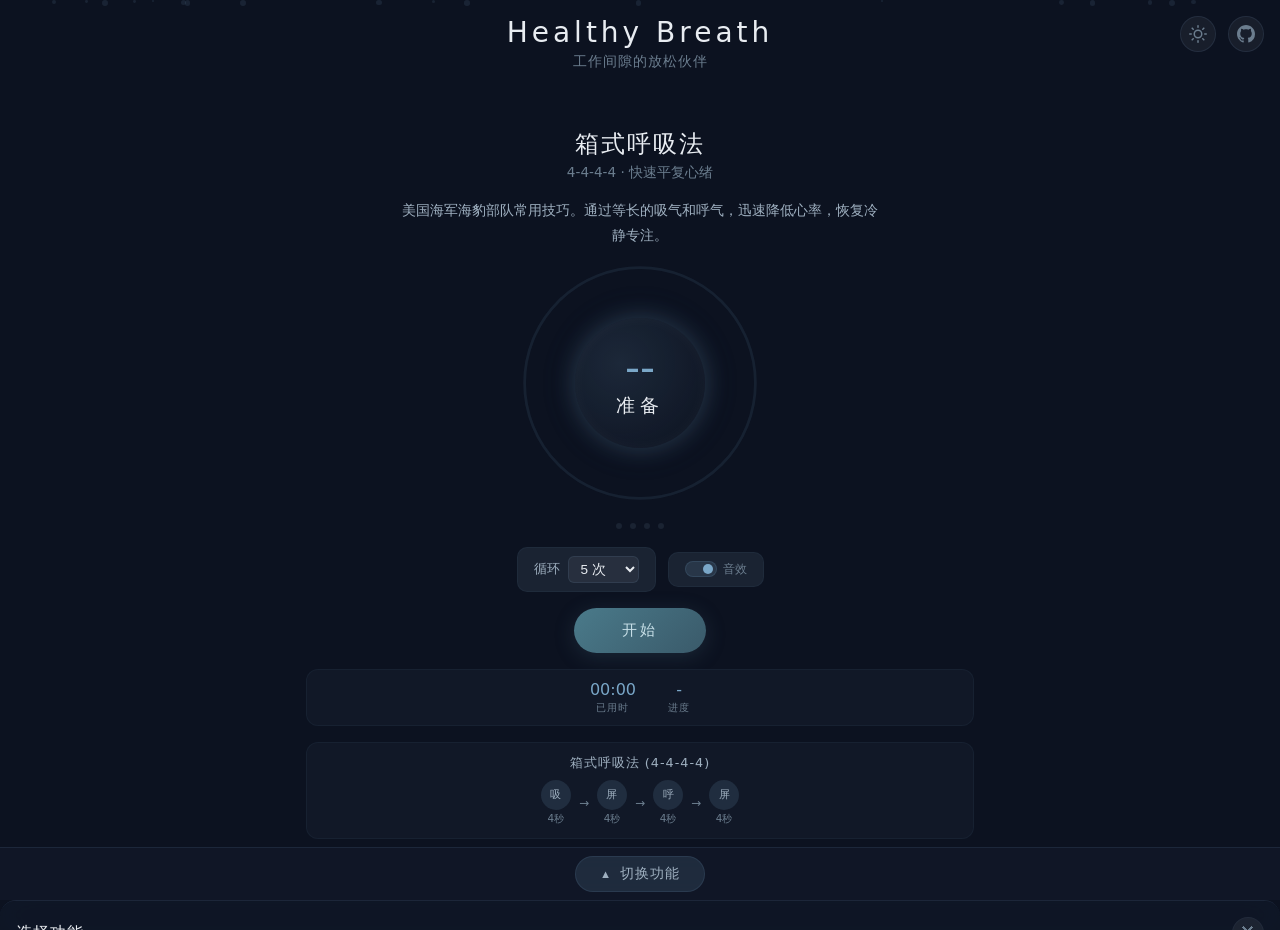
<file: index.html>
<!DOCTYPE html>
<html lang="zh-CN">
<head>
  <meta charset="UTF-8">
  <meta name="viewport" content="width=device-width, initial-scale=1.0">
  <title>Healthy Breath - 放松与呼吸</title>
  <link rel="stylesheet" href="css/style.css">
</head>
<body class="spa-body">
  <div class="particles" id="particles"></div>

  <div class="top-actions">
    <button class="theme-toggle" id="themeToggle" aria-label="切换主题">
      <svg class="theme-icon-sun" viewBox="0 0 24 24" fill="none" stroke="currentColor" stroke-width="2" stroke-linecap="round" stroke-linejoin="round">
        <circle cx="12" cy="12" r="5"/>
        <line x1="12" y1="1" x2="12" y2="3"/>
        <line x1="12" y1="21" x2="12" y2="23"/>
        <line x1="4.22" y1="4.22" x2="5.64" y2="5.64"/>
        <line x1="18.36" y1="18.36" x2="19.78" y2="19.78"/>
        <line x1="1" y1="12" x2="3" y2="12"/>
        <line x1="21" y1="12" x2="23" y2="12"/>
        <line x1="4.22" y1="19.78" x2="5.64" y2="18.36"/>
        <line x1="18.36" y1="5.64" x2="19.78" y2="4.22"/>
      </svg>
      <svg class="theme-icon-moon" viewBox="0 0 24 24" fill="none" stroke="currentColor" stroke-width="2" stroke-linecap="round" stroke-linejoin="round">
        <path d="M21 12.79A9 9 0 1 1 11.21 3 7 7 0 0 0 21 12.79z"/>
      </svg>
    </button>
    <a href="https://github.com/KillIsLeakedLove/healthy-breath" target="_blank" rel="noopener noreferrer" class="github-link" aria-label="GitHub">
      <svg class="github-icon" viewBox="0 0 16 16" fill="currentColor" xmlns="http://www.w3.org/2000/svg">
        <path d="M8 0C3.58 0 0 3.58 0 8c0 3.54 2.29 6.53 5.47 7.59.4.07.55-.17.55-.38 0-.19-.01-.82-.01-1.49-2.01.37-2.53-.49-2.69-.94-.09-.23-.48-.94-.82-1.13-.28-.15-.68-.52-.01-.53.63-.01 1.08.58 1.23.82.72 1.21 1.87.87 2.33.66.07-.52.28-.87.51-1.07-1.78-.2-3.64-.89-3.64-3.95 0-.87.31-1.59.82-2.15-.08-.2-.36-1.02.08-2.12 0 0 .67-.21 2.2.82.64-.18 1.32-.27 2-.27.68 0 1.36.09 2 .27 1.53-1.04 2.2-.82 2.2-.82.44 1.1.16 1.92.08 2.12.51.56.82 1.27.82 2.15 0 3.07-1.87 3.75-3.65 3.95.29.25.54.73.54 1.48 0 1.07-.01 1.93-.01 2.2 0 .21.15.46.55.38A8.012 8.012 0 0 0 16 8c0-4.42-3.58-8-8-8z"/>
      </svg>
    </a>
  </div>

  <header class="spa-header">
    <h1>Healthy Breath</h1>
    <p>工作间隙的放松伙伴</p>
  </header>

  <main class="main-stage" id="mainStage">

    <!-- ========== 箱式呼吸法 ========== -->
    <div class="module active" id="mod-box" data-type="breathing" data-config='{"phases":[{"name":"吸气","class":"inhale","duration":4000},{"name":"屏息","class":"hold","duration":4000},{"name":"呼气","class":"exhale","duration":4000},{"name":"屏息","class":"hold-empty","duration":4000}]}'>
      <h2 class="mod-title">箱式呼吸法</h2>
      <p class="mod-subtitle">4-4-4-4 · 快速平复心绪</p>
      <p class="mod-desc">美国海军海豹部队常用技巧。通过等长的吸气和呼气，迅速降低心率，恢复冷静专注。</p>
      <div class="breath-stage">
        <svg class="ring-track" viewBox="0 0 260 260"><circle cx="130" cy="130" r="125"/><defs><linearGradient id="ringGradient" x1="0%" y1="0%" x2="100%" y2="100%"><stop offset="0%" stop-color="#4a7a9a"/><stop offset="100%" stop-color="#6a9aba"/></linearGradient><linearGradient id="ringGradientWarm" x1="0%" y1="0%" x2="100%" y2="100%"><stop offset="0%" stop-color="#b8864a"/><stop offset="100%" stop-color="#d4a574"/></linearGradient></defs></svg>
        <svg class="ring-progress" viewBox="0 0 260 260"><circle cx="130" cy="130" r="125"/></svg>
        <div class="breath-circle">
          <div class="breath-timer">--</div>
          <div class="breath-label">准备</div>
        </div>
      </div>
      <div class="phase-dots"><div class="phase-dot"></div><div class="phase-dot"></div><div class="phase-dot"></div><div class="phase-dot"></div></div>
      <div class="controls">
        <div class="settings-row">
          <div class="setting-item"><label>循环</label><select class="cycle-select"><option value="3">3 次</option><option value="5" selected>5 次</option><option value="10">10 次</option><option value="15">15 次</option><option value="20">20 次</option><option value="30">30 次</option><option value="999">无限</option></select></div>
          <div class="setting-item"><label class="toggle-sound"><input type="checkbox" class="sound-toggle" checked><span>音效</span></label></div>
        </div>
        <button class="btn btn-start action-btn">开始</button>
      </div>
      <div class="stats-bar"><div class="stat"><div class="stat-value elapsed">00:00</div><div class="stat-label">已用时</div></div><div class="stat"><div class="stat-value progress-info">-</div><div class="stat-label">进度</div></div></div>
      <div class="instruction-card"><h3>箱式呼吸法 (4-4-4-4)</h3><div class="breath-flow"><div class="flow-step"><div class="step-icon">吸</div><div class="step-name">4秒</div></div><div class="flow-arrow">→</div><div class="flow-step"><div class="step-icon">屏</div><div class="step-name">4秒</div></div><div class="flow-arrow">→</div><div class="flow-step"><div class="step-icon">呼</div><div class="step-name">4秒</div></div><div class="flow-arrow">→</div><div class="flow-step"><div class="step-icon">屏</div><div class="step-name">4秒</div></div></div></div>
    </div>

    <!-- ========== 4-7-8 呼吸法 ========== -->
    <div class="module" id="mod-478" data-type="breathing" data-config='{"phases":[{"name":"吸气","class":"inhale-478","duration":4000},{"name":"屏息","class":"hold-478","duration":7000},{"name":"呼气","class":"exhale-478","duration":8000}]}'>
      <h2 class="mod-title">4-7-8 呼吸法</h2>
      <p class="mod-subtitle">缓解焦虑 · 帮助入睡</p>
      <p class="mod-desc">哈佛医学博士 Andrew Weil 推广的方法。通过延长呼气激活副交感神经系统，是天然的镇静剂。</p>
      <div class="breath-stage">
        <svg class="ring-track" viewBox="0 0 260 260"><circle cx="130" cy="130" r="125"/></svg>
        <svg class="ring-progress" viewBox="0 0 260 260"><circle cx="130" cy="130" r="125"/></svg>
        <div class="breath-circle">
          <div class="breath-timer">--</div>
          <div class="breath-label">准备</div>
        </div>
      </div>
      <div class="phase-dots"><div class="phase-dot"></div><div class="phase-dot"></div><div class="phase-dot"></div></div>
      <div class="controls">
        <div class="settings-row">
          <div class="setting-item"><label>循环</label><select class="cycle-select"><option value="2">2 次</option><option value="4" selected>4 次</option><option value="6">6 次</option><option value="8">8 次</option><option value="999">无限</option></select></div>
          <div class="setting-item"><label class="toggle-sound"><input type="checkbox" class="sound-toggle" checked><span>音效</span></label></div>
        </div>
        <button class="btn btn-start action-btn">开始</button>
      </div>
      <div class="stats-bar"><div class="stat"><div class="stat-value elapsed">00:00</div><div class="stat-label">已用时</div></div><div class="stat"><div class="stat-value progress-info">-</div><div class="stat-label">进度</div></div></div>
      <div class="instruction-card"><h3>4-7-8 呼吸法</h3><div class="breath-flow"><div class="flow-step"><div class="step-icon">吸</div><div class="step-name">4秒</div></div><div class="flow-arrow">→</div><div class="flow-step"><div class="step-icon">屏</div><div class="step-name">7秒</div></div><div class="flow-arrow">→</div><div class="flow-step"><div class="step-icon">呼</div><div class="step-name">8秒</div></div></div></div>
    </div>

    <!-- ========== 共振呼吸 ========== -->
    <div class="module" id="mod-resonant" data-type="breathing" data-config='{"phases":[{"name":"吸气","class":"inhale-s5","duration":5000},{"name":"屏息","class":"hold-s5","duration":5000},{"name":"呼气","class":"exhale-s5","duration":5000},{"name":"屏息","class":"hold-empty-s5","duration":5000}]}'>
      <h2 class="mod-title">共振呼吸</h2>
      <p class="mod-subtitle">5-5-5-5 · 平衡自主神经</p>
      <p class="mod-desc">又称连贯呼吸。每分钟约 6 次的呼吸频率能与心脏节律共振，降低压力荷尔蒙，提升 HRV。</p>
      <div class="breath-stage">
        <svg class="ring-track" viewBox="0 0 260 260"><circle cx="130" cy="130" r="125"/></svg>
        <svg class="ring-progress" viewBox="0 0 260 260"><circle cx="130" cy="130" r="125"/></svg>
        <div class="breath-circle">
          <div class="breath-timer">--</div>
          <div class="breath-label">准备</div>
        </div>
      </div>
      <div class="phase-dots"><div class="phase-dot"></div><div class="phase-dot"></div><div class="phase-dot"></div><div class="phase-dot"></div></div>
      <div class="controls">
        <div class="settings-row">
          <div class="setting-item"><label>循环</label><select class="cycle-select"><option value="3">3 次</option><option value="5" selected>5 次</option><option value="10">10 次</option><option value="15">15 次</option><option value="20">20 次</option><option value="999">无限</option></select></div>
          <div class="setting-item"><label class="toggle-sound"><input type="checkbox" class="sound-toggle" checked><span>音效</span></label></div>
        </div>
        <button class="btn btn-start action-btn">开始</button>
      </div>
      <div class="stats-bar"><div class="stat"><div class="stat-value elapsed">00:00</div><div class="stat-label">已用时</div></div><div class="stat"><div class="stat-value progress-info">-</div><div class="stat-label">进度</div></div></div>
      <div class="instruction-card"><h3>共振呼吸 (5-5-5-5)</h3><div class="breath-flow"><div class="flow-step"><div class="step-icon">吸</div><div class="step-name">5秒</div></div><div class="flow-arrow">→</div><div class="flow-step"><div class="step-icon">屏</div><div class="step-name">5秒</div></div><div class="flow-arrow">→</div><div class="flow-step"><div class="step-icon">呼</div><div class="step-name">5秒</div></div><div class="flow-arrow">→</div><div class="flow-step"><div class="step-icon">屏</div><div class="step-name">5秒</div></div></div></div>
    </div>

    <!-- ========== 相等呼吸 ========== -->
    <div class="module" id="mod-equal" data-type="breathing" data-config='{"phases":[{"name":"吸气","class":"inhale","duration":4000},{"name":"呼气","class":"exhale","duration":4000}]}'>
      <h2 class="mod-title">相等呼吸</h2>
      <p class="mod-subtitle">4-4 · 简单平衡，随时可做</p>
      <p class="mod-desc">瑜伽中的 Sama Vritti 技巧。吸气和呼气等长，是最简单的呼吸练习，适合初学者和办公室随时进行。</p>
      <div class="breath-stage">
        <svg class="ring-track" viewBox="0 0 260 260"><circle cx="130" cy="130" r="125"/></svg>
        <svg class="ring-progress" viewBox="0 0 260 260"><circle cx="130" cy="130" r="125"/></svg>
        <div class="breath-circle">
          <div class="breath-timer">--</div>
          <div class="breath-label">准备</div>
        </div>
      </div>
      <div class="phase-dots"><div class="phase-dot"></div><div class="phase-dot"></div></div>
      <div class="controls">
        <div class="settings-row">
          <div class="setting-item"><label>循环</label><select class="cycle-select"><option value="5">5 次</option><option value="10" selected>10 次</option><option value="20">20 次</option><option value="30">30 次</option><option value="50">50 次</option><option value="999">无限</option></select></div>
          <div class="setting-item"><label class="toggle-sound"><input type="checkbox" class="sound-toggle" checked><span>音效</span></label></div>
        </div>
        <button class="btn btn-start action-btn">开始</button>
      </div>
      <div class="stats-bar"><div class="stat"><div class="stat-value elapsed">00:00</div><div class="stat-label">已用时</div></div><div class="stat"><div class="stat-value progress-info">-</div><div class="stat-label">进度</div></div></div>
      <div class="instruction-card"><h3>相等呼吸 (4-4)</h3><div class="breath-flow"><div class="flow-step"><div class="step-icon">吸</div><div class="step-name">4秒</div></div><div class="flow-arrow">→</div><div class="flow-step"><div class="step-icon">呼</div><div class="step-name">4秒</div></div></div></div>
    </div>

    <!-- ========== 20-20-20 护眼 ========== -->
    <div class="module" id="mod-eye" data-type="exercise">
      <h2 class="mod-title">20-20-20 护眼法则</h2>
      <p class="mod-subtitle">每 20 分钟 · 看 20 英尺外 · 20 秒</p>
      <p class="mod-desc">美国眼科学会推荐。长时间盯着屏幕会导致眼睛干涩和视疲劳，定期远眺能有效放松睫状肌。</p>
      <div class="exercise-visual"><div class="eye-shape" id="eyeShape"><div class="eye-pupil"></div></div></div>
      <div class="exercise-guide" id="eyeGuide">准备好后，点击开始休息</div>
      <div class="exercise-timer" id="eyeTimer">20</div>
      <div class="controls"><button class="btn btn-start" id="eyeBtn">开始休息</button></div>
      <div class="stats-bar"><div class="stat"><div class="stat-value" id="eyeNext">20:00</div><div class="stat-label">下次提醒</div></div><div class="stat"><div class="stat-value" id="eyeCount">0</div><div class="stat-label">今日次数</div></div></div>
      <div class="instruction-card"><h3>20-20-20 法则</h3><div class="breath-flow"><div class="flow-step"><div class="step-icon">20</div><div class="step-name">分钟</div></div><div class="flow-arrow">→</div><div class="flow-step"><div class="step-icon">20</div><div class="step-name">英尺</div></div><div class="flow-arrow">→</div><div class="flow-step"><div class="step-icon">20</div><div class="step-name">秒</div></div></div></div>
    </div>

    <!-- ========== 颈部放松 ========== -->
    <div class="module" id="mod-neck" data-type="exercise">
      <h2 class="mod-title">颈部放松</h2>
      <p class="mod-subtitle">缓解久坐导致的颈部僵硬</p>
      <p class="mod-desc">长时间低头看屏幕会导致颈椎前伸，这组动作能恢复颈部活动度，缓解肌肉紧张。</p>
      <div class="exercise-visual"><div class="neck-head" id="neckHead"></div></div>
      <div class="exercise-guide" id="neckGuide">准备好后，点击开始</div>
      <div class="exercise-timer" id="neckTimer">5</div>
      <div class="phase-dots" id="neckDots"><div class="phase-dot"></div><div class="phase-dot"></div><div class="phase-dot"></div><div class="phase-dot"></div><div class="phase-dot"></div></div>
      <div class="controls"><button class="btn btn-start" id="neckBtn">开始</button></div>
      <div class="instruction-card"><h3>动作顺序</h3><div class="breath-flow"><div class="flow-step"><div class="step-icon">前</div><div class="step-name">5秒</div></div><div class="flow-arrow">→</div><div class="flow-step"><div class="step-icon">后</div><div class="step-name">5秒</div></div><div class="flow-arrow">→</div><div class="flow-step"><div class="step-icon">左</div><div class="step-name">5秒</div></div><div class="flow-arrow">→</div><div class="flow-step"><div class="step-icon">右</div><div class="step-name">5秒</div></div><div class="flow-arrow">→</div><div class="flow-step"><div class="step-icon">圈</div><div class="step-name">10秒</div></div></div></div>
    </div>

    <!-- ========== 手腕伸展 ========== -->
    <div class="module" id="mod-wrist" data-type="exercise">
      <h2 class="mod-title">手腕伸展</h2>
      <p class="mod-subtitle">预防鼠标手，放松手腕</p>
      <p class="mod-desc">长时间打字和操作鼠标会导致腕管压力增大，这组动作能放松前臂肌肉和腕部韧带。</p>
      <div class="exercise-visual" style="gap:2rem"><div class="wrist-hand" id="wristL"></div><div class="wrist-hand" id="wristR"></div></div>
      <div class="exercise-guide" id="wristGuide">准备好后，点击开始</div>
      <div class="exercise-timer" id="wristTimer">10</div>
      <div class="phase-dots" id="wristDots"><div class="phase-dot"></div><div class="phase-dot"></div><div class="phase-dot"></div><div class="phase-dot"></div></div>
      <div class="controls"><button class="btn btn-start" id="wristBtn">开始</button></div>
      <div class="instruction-card"><h3>动作顺序</h3><div class="breath-flow"><div class="flow-step"><div class="step-icon">上</div><div class="step-name">10秒</div></div><div class="flow-arrow">→</div><div class="flow-step"><div class="step-icon">下</div><div class="step-name">10秒</div></div><div class="flow-arrow">→</div><div class="flow-step"><div class="step-icon">圈</div><div class="step-name">10秒</div></div><div class="flow-arrow">→</div><div class="flow-step"><div class="step-icon">抖</div><div class="step-name">10秒</div></div></div></div>
    </div>

    <!-- ========== 肩部滚动 ========== -->
    <div class="module" id="mod-shoulder" data-type="exercise">
      <h2 class="mod-title">肩部滚动</h2>
      <p class="mod-subtitle">释放肩部紧张，改善 posture</p>
      <p class="mod-desc">久坐导致的含胸驼背会让斜方肌持续紧张。肩部的滚动运动能激活菱形肌，打开胸腔。</p>
      <div class="exercise-visual"><div class="shoulder-figure"><div class="shoulder-left" id="shLeft"></div><div class="shoulder-right" id="shRight"></div><div class="shoulder-torso"></div></div></div>
      <div class="exercise-guide" id="shGuide">准备好后，点击开始</div>
      <div class="exercise-timer" id="shTimer">向后 x0/5</div>
      <div class="phase-dots" id="shDots"><div class="phase-dot"></div><div class="phase-dot"></div></div>
      <div class="controls"><button class="btn btn-start" id="shBtn">开始</button></div>
      <div class="instruction-card"><h3>动作顺序</h3><div class="breath-flow"><div class="flow-step"><div class="step-icon">后</div><div class="step-name">5次</div></div><div class="flow-arrow">→</div><div class="flow-step"><div class="step-icon">前</div><div class="step-name">5次</div></div></div></div>
    </div>

    <!-- ========== 身体扫描 ========== -->
    <div class="module" id="mod-scan" data-type="exercise">
      <h2 class="mod-title">身体扫描</h2>
      <p class="mod-subtitle">3 分钟正念放松 · 觉察身体</p>
      <p class="mod-desc">源自正念减压疗法（MBSR）。将注意力依次移到身体各部位，觉察感受而不评判。</p>
      <div class="exercise-visual"><div class="scan-figure"><div class="scan-head"></div><div class="scan-body"><div class="scan-beam" id="scanBeam" style="top:0"></div></div></div></div>
      <div class="exercise-guide" id="scanGuide">找一个舒适的坐姿，闭上眼睛，点击开始</div>
      <div class="exercise-timer" id="scanTimer">3:00</div>
      <div class="controls"><button class="btn btn-start" id="scanBtn">开始</button></div>
      <div class="instruction-card"><h3>扫描顺序</h3><div class="breath-flow"><div class="flow-step"><div class="step-icon">头</div><div class="step-name">30秒</div></div><div class="flow-arrow">→</div><div class="flow-step"><div class="step-icon">颈</div><div class="step-name">30秒</div></div><div class="flow-arrow">→</div><div class="flow-step"><div class="step-icon">肩</div><div class="step-name">30秒</div></div><div class="flow-arrow">→</div><div class="flow-step"><div class="step-icon">胸</div><div class="step-name">30秒</div></div><div class="flow-arrow">→</div><div class="flow-step"><div class="step-icon">腹</div><div class="step-name">30秒</div></div><div class="flow-arrow">→</div><div class="flow-step"><div class="step-icon">腿</div><div class="step-name">30秒</div></div></div></div>
    </div>

    <!-- ========== 正念入门 ========== -->
    <div class="module" id="mod-mindfulness" data-type="article">
      <h2 class="mod-title">正念入门</h2>
      <p class="mod-subtitle">什么是正念，如何开始练习</p>
      <div class="article-content">
        <p><strong>正念（Mindfulness）</strong>是一种有意识的、不加评判的觉察当下的能力。它并非要你清空思绪或达到某种特殊状态，而是学会观察自己的念头、情绪和身体感受，如同旁观者一般。</p>
        <h3>正念的科学依据</h3>
        <p>自1979年 Jon Kabat-Zinn 创立正念减压疗法（MBSR）以来，大量研究证实了正念的益处。2011年发表在《精神病学研究》的研究发现，8周正念练习可改变大脑灰质密度——海马体增厚（学习与记忆）、杏仁核缩小（压力反应降低）。</p>
        <h3>常见的误解</h3>
        <ul>
          <li><strong>正念不是放松。</strong>它可能让你更敏锐地觉察到不适，但关键在于"不评判"地观察。</li>
          <li><strong>正念不是清空大脑。</strong>你无法停止思考，正念只是让你注意到"我在想"，然后温和地把注意力带回当下。</li>
          <li><strong>正念不需要很长时间。</strong>每天5分钟就有效果，关键是持续性。</li>
        </ul>
        <h3>如何开始</h3>
        <ol>
          <li><strong>选择锚点。</strong>可以是呼吸、身体感觉、行走时的脚步。对初学者，呼吸是最简单的锚点。</li>
          <li><strong>设定时间。</strong>从每天5分钟开始，固定在同一时段。</li>
          <li><strong>找个安静的地方。</strong>不需要特殊环境，一把椅子即可。保持脊柱自然挺直。</li>
          <li><strong>把注意力放在呼吸上。</strong>感受空气从鼻腔进入、腹部起伏。不需要控制呼吸节奏，只是观察。</li>
          <li><strong>走神时温柔地带回。</strong>这是练习的核心。当你发现自己在想其他事情时，不要自责，只需注意到"走神了"，然后轻轻把注意力拉回呼吸。</li>
        </ol>
        <div class="tip-box"><div class="tip-title">🌿 实用小贴士</div><p>如果你发现静坐困难，可以尝试"正念行走"——在走廊或户外缓慢行走，把注意力完全放在脚底接触地面的感觉上。</p></div>
        <h3>正念与效率</h3>
        <p>很多人担心正念会"浪费时间"，但研究表明恰恰相反。正念能提高注意力持续时间和工作记忆容量。Google、Intel、SAP 等公司已把正念纳入员工培训。</p>
        <blockquote>"正念不是逃避生活，而是全然投入生活。"<br>—— Jon Kabat-Zinn</blockquote>
        <div class="article-source">参考：Kabat-Zinn, J. (1990). Full Catastrophe Living. | Hölzel et al. (2011). Psychiatry Research, 191(1), 36-43.</div>
      </div>
    </div>

    <!-- ========== 应对工作压力 ========== -->
    <div class="module" id="mod-stress" data-type="article">
      <h2 class="mod-title">应对工作压力</h2>
      <p class="mod-subtitle">识别压力信号，科学应对策略</p>
      <div class="article-content">
        <p>世界卫生组织（WHO）将工作压力定义为"当工作要求超出工作者的应对能力时产生的不良反应"。长期工作压力与心血管疾病、抑郁症和免疫系统抑制密切相关。</p>
        <h3>识别压力信号</h3>
        <ul>
          <li><strong>身体层面：</strong>头痛、肩颈僵硬、胃部不适、心跳加速、睡眠障碍、频繁感冒</li>
          <li><strong>情绪层面：</strong>易怒、焦虑、注意力涣散、决策困难、对工作失去热情</li>
          <li><strong>行为层面：</strong>拖延、过度饮食或食欲减退、社交退缩、依赖咖啡因</li>
        </ul>
        <h3>生理机制</h3>
        <p>当你面对 deadline 时，大脑的杏仁核会触发"战斗或逃跑"反应。肾上腺释放皮质醇和肾上腺素，心率和血压上升——这一切都是为了应对短期威胁。但现代工作的压力是持续性的，这种生理反应被长期激活，最终导致肾上腺疲劳。</p>
        <div class="tip-box"><div class="tip-title">💡 90分钟法则</div><p>人体在清醒时遵循约90分钟的 ultradian rhythm（次昼夜节律）。每工作90分钟后，你的注意力和创造力会自然下降。最佳策略是：工作90分钟，休息15-20分钟。休息时远离屏幕，走动、拉伸或做几次深呼吸。</p></div>
        <h3>实用的应对策略</h3>
        <h4>1. 边界管理</h4>
        <p>研究表明，"工作入侵"（下班时间查看工作消息）是倦怠的最强预测因子之一。设定明确的工作边界：固定上下班时间、关闭非工作时段的通知。</p>
        <h4>2. 任务拆解</h4>
        <p>大型任务会激活大脑的威胁反应。使用"两分钟法则"：如果一件事能在2分钟内完成，立刻做；否则拆解成可执行的子任务，每个不超过25分钟。</p>
        <h4>3. 社交支持</h4>
        <p>哈佛大学成人发展研究（长达85年的追踪）发现，良好的人际关系是幸福和健康的最强预测因子。在工作中找到至少一位可以倾诉的同事。</p>
        <h4>4. 运动干预</h4>
        <p>运动是已知最有效的压力缓冲器。不需要去健身房——每天20分钟快走就能显著降低皮质醇。把运动嵌入日常：走楼梯而非电梯、午休散步。</p>
        <h4>5. 认知重构</h4>
        <p>心理学家 Albert Ellis 的 ABC 理论指出：不是事件本身（A）导致情绪后果（C），而是我们对事件的信念（B）。当你想"这个项目搞砸了我就完了"时，尝试替换为"即使不完美，我也能从中学到东西"。</p>
        <h3>何时寻求专业帮助</h3>
        <ul>
          <li>持续两周以上的情绪低落或焦虑</li>
          <li>睡眠问题严重影响白天功能</li>
          <li>出现自伤念头或行为</li>
          <li>身体症状持续且医学检查无异常</li>
        </ul>
        <blockquote>"压力不是来自事件本身，而是来自你对事件的看法。"<br>—— Epictetus</blockquote>
        <div class="article-source">参考：WHO (2020). Guidelines on Mental Health at Work. | Vaillant, G. E. (2012). Triumphs of Experience. Harvard University Press.</div>
      </div>
    </div>

    <!-- ========== 焦虑急救 ========== -->
    <div class="module" id="mod-anxiety" data-type="article">
      <h2 class="mod-title">焦虑急救</h2>
      <p class="mod-subtitle">5-4-3-2-1 Grounding 技巧 · 快速回到当下</p>
      <div class="article-content">
        <p>焦虑的本质是大脑对"想象中的威胁"过度反应。当你感到心跳加速、呼吸急促、思维飞速旋转时，往往不是当下真的有危险，而是你的神经系统被"劫持"了。这时最有效的应对不是"别想太多"，而是把大脑从未来拉回<strong>此时此刻</strong>。</p>
        <h3>5-4-3-2-1 Grounding 技巧</h3>
        <p>这是临床心理学中广泛使用的 grounding 技术，由 trauma 治疗专家发展而来。它通过激活五种感官，强行将注意力从内心焦虑转移到外部环境。</p>
        <div class="tip-box"><div class="tip-title">👁 5 · 看：找出 5 样能看到的东西</div><p>环顾四周，说出你能看到的五样东西。尽可能具体——不是"桌子"，而是"木桌上的一道划痕"、"窗外那棵树上的一片红叶"。描述它们的颜色、形状、纹理。</p></div>
        <div class="tip-box"><div class="tip-title">🖐 4 · 触：感受 4 样能触摸的东西</div><p>用手触摸四种不同的物体——椅子的面料、衣服的质地、手机屏幕的冰凉、手腕上脉搏的跳动。注意每种触感的温度、硬度和纹理差异。</p></div>
        <div class="tip-box"><div class="tip-title">👂 3 · 听：聆听 3 种声音</div><p>闭上眼睛（如果安全的话），仔细聆听环境中的三种声音。可能是空调的低鸣、键盘的敲击、远处的车流。尝试分辨每种声音的来源和节奏。</p></div>
        <div class="tip-box"><div class="tip-title">👃 2 · 嗅：闻 2 种气味</div><p>寻找两种你能闻到的气味。如果没有明显的气味，可以随身携带一小瓶精油或薄荷膏。嗅觉是唯一直接连接大脑边缘系统的感官，对情绪调节尤为有效。</p></div>
        <div class="tip-box"><div class="tip-title">👅 1 · 味：品尝 1 种味道</div><p>含一颗薄荷糖、喝一口水、或咬一小口零食。把注意力完全集中在味觉体验上——甜度、温度、口感。这是 grounding 的最后一步，把你完全锚定在此时此刻。</p></div>
        <h3>为什么 Grounding 有效</h3>
        <p>焦虑时，大脑的杏仁核（情绪中心）过度活跃，而前额叶皮层（理性决策中心）被抑制。Grounding 通过感官输入"劫持"注意力通道，绕过焦虑的思维循环，让前额叶重新上线。</p>
        <h3>其他快速镇静技巧</h3>
        <h4>冷水刺激</h4>
        <p>将脸浸入冷水（或用手捧冷水洗脸）10-20秒，或握住冰块。低温激活 mammalian dive reflex（哺乳动物潜水反射），自动降低心率和血压。</p>
        <h4>命名游戏</h4>
        <p>给自己看到的所有红色物体命名，然后是所有蓝色物体，依此类推。这个简单任务占用了工作记忆，中断了焦虑的思维反刍。</p>
        <h4>身体定位</h4>
        <p>双脚平放地面，感受脚底与地面的接触。双手放在大腿上，感受重力。对自己说："此时此刻，我是安全的。"这种身体锚定能快速降低交感神经兴奋度。</p>
        <h4>4-7-8 呼吸</h4>
        <p>吸气4秒、屏息7秒、呼气8秒，重复4次。延长呼气直接激活副交感神经系统（负责"休息与消化"），是天然的镇静剂。</p>
        <blockquote>"焦虑是因为活在未来，抑郁是因为活在过去。平静是因为活在当下。"<br>—— Lao Tzu</blockquote>
        <h3>何时需要更多帮助</h3>
        <p>如果焦虑发作频繁（每周超过2次）、持续时间超过30分钟、或严重影响工作和生活，建议寻求专业帮助。认知行为疗法（CBT）对焦虑障碍的有效率超过60%。</p>
        <div class="article-source">参考：Stapleton, J. A. (2020). Journal of Counseling & Development, 98(2), 215-223. | Linehan, M. M. (2014). DBT Skills Training Manual. Guilford Press.</div>
      </div>
    </div>

    <!-- ========== 睡前放松指南 ========== -->
    <div class="module" id="mod-sleep" data-type="article">
      <h2 class="mod-title">睡前放松指南</h2>
      <p class="mod-subtitle">改善睡眠质量的习惯与环境</p>
      <div class="article-content">
        <p>睡眠不是"关机和开机"那么简单。它是复杂的生理过程，涉及褪黑素分泌、体温调节、脑电波切换等多个系统。现代人睡眠问题的根源往往不是"睡不着"，而是<strong>生活方式与睡眠生理不兼容</strong>。</p>
        <h3>睡眠的生理机制</h3>
        <p>人体有一个内在的生物钟——昼夜节律（circadian rhythm），由下丘脑的视交叉上核（SCN）控制。它根据光线信号调节褪黑素分泌：光线暗时褪黑素上升，促进入睡；光线亮时褪黑素被抑制，保持清醒。问题在于，现代人整天暴露在人造光源（尤其是蓝光）下，生物钟被打乱了。</p>
        <h3>优化睡眠环境</h3>
        <h4>光线</h4>
        <ul>
          <li>睡前一小时调暗室内灯光，避免直视强光</li>
          <li>使用蓝光过滤软件（如 f.lux、Night Shift）或佩戴琥珀色眼镜</li>
          <li>确保卧室足够暗，可使用遮光窗帘或眼罩</li>
          <li>早晨醒来后尽快接触自然光，重置生物钟</li>
        </ul>
        <h4>温度</h4>
        <p>核心体温下降是入睡的关键信号。最适宜的睡眠温度约为18-20°C。可以尝试：睡前一小时洗个热水澡（出浴后体温快速下降促进入睡）、使用透气的床上用品、保持卧室通风。</p>
        <h4>声音</h4>
        <p>完全的安静并非最佳选择——轻微的白噪音（如雨声、风扇声）能掩盖突发噪音，提供更稳定的睡眠环境。研究显示，粉红噪音（pink noise）能增强深度睡眠质量。</p>
        <div class="tip-box"><div class="tip-title">🌿 咖啡因半衰期</div><p>咖啡因的平均半衰期约为5小时，意味着下午3点喝的一杯咖啡到晚上8点仍有一半残留在体内。对咖啡因敏感的人，建议中午12点后避免摄入。注意：茶、巧克力和某些止痛药也含咖啡因。</p></div>
        <h3>睡前放松程序（30-60分钟）</h3>
        <ol>
          <li><strong>关闭工作设备。</strong>设定一个"数字宵禁"时间，之后不再查看工作邮件或消息。</li>
          <li><strong>轻度拉伸。</strong>做5-10分钟轻柔的伸展运动，重点放松颈部、肩部和下背部。避免剧烈运动。</li>
          <li><strong>写日记或清单。</strong>如果大脑停不下来，把明天的待办事项写下来。这叫"大脑卸载"（brain dump），能显著减少入睡前的思维反刍。</li>
          <li><strong>呼吸练习。</strong>尝试 4-7-8 呼吸法或箱式呼吸法，5-10个循环。</li>
          <li><strong>渐进式肌肉放松（PMR）。</strong>从脚趾开始，依次紧绷-放松各组肌肉。</li>
        </ol>
        <h3>睡眠卫生清单</h3>
        <ul>
          <li>固定作息时间，包括周末（波动不超过1小时）</li>
          <li>只在困倦时上床，避免"硬躺"</li>
          <li>如果20分钟内没睡着，起床做放松活动，有困意再回床</li>
          <li>避免在床上工作、吃饭或看电视——床只与睡眠关联</li>
          <li>午后避免长时间午睡，如需午睡控制在20-30分钟</li>
          <li>晚餐不要太饱，也不要空腹上床</li>
          <li>酒精虽能让人快速入睡，但会破坏深度睡眠和REM睡眠</li>
        </ul>
        <h3>失眠的认知行为疗法（CBT-I）</h3>
        <p>CBT-I 被公认为慢性失眠的一线治疗方案，效果优于安眠药。核心包括：</p>
        <ul>
          <li><strong>刺激控制：</strong>重建床与睡眠的关联，消除床与清醒的关联</li>
          <li><strong>睡眠限制：</strong>暂时减少卧床时间以提高睡眠效率，再逐步增加</li>
          <li><strong>认知重构：</strong>挑战"我必须睡够8小时"等不合理信念</li>
        </ul>
        <blockquote>"睡眠是生命的基本需求，不是奢侈品。"<br>—— Matthew Walker, 《Why We Sleep》作者</blockquote>
        <div class="article-source">参考：Walker, M. P. (2017). Why We Sleep. Scribner. | Morin, C. M. (2006). Insomnia: Psychological Assessment and Management. Guilford Press.</div>
      </div>
    </div>

  </main>

  <!-- 底部切换栏 -->
  <div class="bottom-bar">
    <button class="module-toggle" id="toggleBtn">
      <span class="toggle-arrow">▲</span>
      <span class="toggle-label">切换功能</span>
    </button>
  </div>

  <!-- 底部面板 -->
  <div class="bottom-panel" id="bottomPanel">
    <div class="panel-header">
      <h3>选择功能</h3>
      <button class="panel-close" id="panelClose">✕</button>
    </div>
    <div class="panel-content">
      <div class="panel-group">
        <h4>🌬 呼吸法</h4>
        <div class="panel-grid">
          <button class="panel-item active" data-module="box"><span class="pi-icon">◻</span><span class="pi-title">箱式呼吸</span><span class="pi-desc">4-4-4-4</span></button>
          <button class="panel-item" data-module="478"><span class="pi-icon">🌙</span><span class="pi-title">4-7-8 呼吸</span><span class="pi-desc">助眠</span></button>
          <button class="panel-item" data-module="resonant"><span class="pi-icon">🎵</span><span class="pi-title">共振呼吸</span><span class="pi-desc">5-5-5-5</span></button>
          <button class="panel-item" data-module="equal"><span class="pi-icon">⚖</span><span class="pi-title">相等呼吸</span><span class="pi-desc">4-4</span></button>
        </div>
      </div>
      <div class="panel-group">
        <h4>💪 身体放松</h4>
        <div class="panel-grid">
          <button class="panel-item" data-module="eye"><span class="pi-icon">👁</span><span class="pi-title">20-20-20 护眼</span><span class="pi-desc">20秒</span></button>
          <button class="panel-item" data-module="neck"><span class="pi-icon">🧘</span><span class="pi-title">颈部放松</span><span class="pi-desc">2分钟</span></button>
          <button class="panel-item" data-module="wrist"><span class="pi-icon">✋</span><span class="pi-title">手腕伸展</span><span class="pi-desc">1分钟</span></button>
          <button class="panel-item" data-module="shoulder"><span class="pi-icon">💪</span><span class="pi-title">肩部滚动</span><span class="pi-desc">1分钟</span></button>
          <button class="panel-item" data-module="scan"><span class="pi-icon">🧠</span><span class="pi-title">身体扫描</span><span class="pi-desc">3分钟</span></button>
        </div>
      </div>
      <div class="panel-group">
        <h4>🌿 精神放松</h4>
        <div class="panel-grid">
          <button class="panel-item" data-module="mindfulness"><span class="pi-icon">🧘‍♀</span><span class="pi-title">正念入门</span><span class="pi-desc">文章</span></button>
          <button class="panel-item" data-module="stress"><span class="pi-icon">💼</span><span class="pi-title">应对压力</span><span class="pi-desc">文章</span></button>
          <button class="panel-item" data-module="anxiety"><span class="pi-icon">🌍</span><span class="pi-title">焦虑急救</span><span class="pi-desc">文章</span></button>
          <button class="panel-item" data-module="sleep"><span class="pi-icon">🌙</span><span class="pi-title">睡前指南</span><span class="pi-desc">文章</span></button>
        </div>
      </div>
    </div>
  </div>

  <div class="panel-overlay" id="panelOverlay"></div>
  <div class="celebration" id="celebration"></div>

  <script>
    // ========== 粒子背景 ==========
    (function initParticles() {
      const container = document.getElementById('particles');
      for (let i = 0; i < 18; i++) {
        const p = document.createElement('div');
        p.className = 'particle';
        const size = 2 + Math.random() * 4;
        p.style.width = size + 'px';
        p.style.height = size + 'px';
        p.style.left = Math.random() * 100 + 'vw';
        p.style.animationDuration = (8 + Math.random() * 12) + 's';
        p.style.animationDelay = (Math.random() * 10) + 's';
        container.appendChild(p);
      }
    })();

    // ========== SPA 面板切换 ==========
    const toggleBtn = document.getElementById('toggleBtn');
    const bottomPanel = document.getElementById('bottomPanel');
    const panelOverlay = document.getElementById('panelOverlay');
    const panelClose = document.getElementById('panelClose');
    const panelItems = document.querySelectorAll('.panel-item');
    const modules = document.querySelectorAll('.module');
    let currentModuleId = 'box';
    let activeApp = null;

    function openPanel() {
      bottomPanel.classList.add('open');
      panelOverlay.classList.add('open');
      toggleBtn.classList.add('open');
    }

    function closePanel() {
      bottomPanel.classList.remove('open');
      panelOverlay.classList.remove('open');
      toggleBtn.classList.remove('open');
    }

    toggleBtn.addEventListener('click', () => {
      if (bottomPanel.classList.contains('open')) closePanel();
      else openPanel();
    });

    panelClose.addEventListener('click', closePanel);
    panelOverlay.addEventListener('click', closePanel);

    function cleanupCurrentModule() {
      if (activeApp && activeApp.cleanup) {
        activeApp.cleanup();
        activeApp = null;
      }
    }

    function switchModule(moduleId) {
      if (moduleId === currentModuleId) {
        closePanel();
        return;
      }

      // Cleanup current
      cleanupCurrentModule();

      // Update panel items
      panelItems.forEach(item => {
        item.classList.toggle('active', item.dataset.module === moduleId);
      });

      // Find target module
      const targetMod = document.getElementById('mod-' + moduleId);
      if (!targetMod) return;

      // Animate out current
      const currentMod = document.querySelector('.module.active');
      if (currentMod) {
        currentMod.classList.remove('active');
      }

      // Scroll to top
      window.scrollTo({ top: 0, behavior: 'smooth' });

      // Animate in new after short delay
      setTimeout(() => {
        targetMod.classList.add('active');
        currentModuleId = moduleId;

        // Initialize module logic
        const type = targetMod.dataset.type;
        if (type === 'breathing') {
          activeApp = new BreathingApp(targetMod);
        } else if (type === 'exercise') {
          initExercise(targetMod, moduleId);
        }
        // articles need no init
      }, 350);

      closePanel();
    }

    panelItems.forEach(item => {
      item.addEventListener('click', () => switchModule(item.dataset.module));
    });

    // ========== 通用呼吸类 ==========
    class BreathingApp {
      constructor(container) {
        this.container = container;
        this.config = JSON.parse(container.dataset.config || '{}');
        this.phases = this.config.phases || [];
        this.circumference = 785;

        this.circle = container.querySelector('.breath-circle');
        this.label = container.querySelector('.breath-label');
        this.timer = container.querySelector('.breath-timer');
        this.btn = container.querySelector('.action-btn');
        this.cycleSelect = container.querySelector('.cycle-select');
        this.ringCircle = container.querySelector('.ring-progress circle');
        this.progressInfo = container.querySelector('.progress-info');
        this.elapsedEl = container.querySelector('.elapsed');
        this.soundToggle = container.querySelector('.sound-toggle');
        this.dots = container.querySelectorAll('.phase-dot');

        this.isRunning = false;
        this.isPaused = false;
        this.currentCycle = 0;
        this.totalCycles = 5;
        this.currentPhase = 0;
        this.countdownInterval = null;
        this.phaseTimeout = null;
        this.phaseStartTime = 0;
        this.remainingPhaseTime = 0;
        this.sessionStartTime = 0;
        this.elapsedInterval = null;
        this.audioCtx = null;

        this.btn.addEventListener('click', () => this.onBtnClick());
        if (this.soundToggle) {
          this.soundToggle.addEventListener('change', () => {
            if (this.soundToggle.checked) this.ensureAudio();
          });
        }
      }

      ensureAudio() {
        if (!this.audioCtx && this.soundToggle && this.soundToggle.checked) {
          this.audioCtx = new (window.AudioContext || window.webkitAudioContext)();
        }
      }

      playTone(freq, dur, type, vol) {
        if (!this.audioCtx || !this.soundToggle || !this.soundToggle.checked) return;
        if (this.audioCtx.state === 'suspended') this.audioCtx.resume();
        const osc = this.audioCtx.createOscillator();
        const gain = this.audioCtx.createGain();
        osc.type = type || 'sine';
        osc.frequency.setValueAtTime(freq, this.audioCtx.currentTime);
        gain.gain.setValueAtTime(0, this.audioCtx.currentTime);
        gain.gain.linearRampToValueAtTime(vol || 0.05, this.audioCtx.currentTime + 0.05);
        gain.gain.exponentialRampToValueAtTime(0.001, this.audioCtx.currentTime + (dur || 0.3));
        osc.connect(gain);
        gain.connect(this.audioCtx.destination);
        osc.start(this.audioCtx.currentTime);
        osc.stop(this.audioCtx.currentTime + (dur || 0.3));
      }

      playPhaseSound(idx) {
        const tones = [329.63, 392.00, 261.63, 196.00];
        this.playTone(tones[idx] || 261.63, 0.3, 'sine', 0.04);
      }

      playStartSound() {
        this.playTone(261.63, 0.15, 'sine', 0.03);
        setTimeout(() => this.playTone(329.63, 0.15, 'sine', 0.03), 100);
        setTimeout(() => this.playTone(392.00, 0.2, 'sine', 0.03), 200);
      }

      playFinishSound() {
        this.playTone(392.00, 0.15, 'sine', 0.03);
        setTimeout(() => this.playTone(493.88, 0.15, 'sine', 0.03), 100);
        setTimeout(() => this.playTone(587.33, 0.3, 'sine', 0.03), 200);
      }

      updateRing(dur, start) {
        if (!this.ringCircle) return;
        const elapsed = Date.now() - start;
        const progress = Math.min(elapsed / dur, 1);
        this.ringCircle.style.strokeDashoffset = this.circumference - (progress * this.circumference);
      }

      updateCountdown(dur, start) {
        const elapsed = Date.now() - start;
        const remaining = Math.max(0, Math.ceil((dur - elapsed) / 1000));
        this.timer.textContent = remaining;
      }

      updateDots() {
        this.dots.forEach((dot, i) => {
          dot.classList.remove('active', 'completed');
          if (i < this.currentPhase) dot.classList.add('completed');
          else if (i === this.currentPhase) dot.classList.add('active');
        });
      }

      clearAnims() {
        if (!this.circle) return;
        const classes = ['inhale','hold','exhale','hold-empty','inhale-s5','hold-s5','exhale-s5','hold-empty-s5','inhale-478','hold-478','exhale-478'];
        classes.forEach(c => this.circle.classList.remove(c));
      }

      updateElapsed() {
        if (!this.elapsedEl || !this.isRunning) return;
        const elapsed = Math.floor((Date.now() - this.sessionStartTime) / 1000);
        const m = Math.floor(elapsed / 60).toString().padStart(2, '0');
        const s = (elapsed % 60).toString().padStart(2, '0');
        this.elapsedEl.textContent = `${m}:${s}`;
      }

      runPhase() {
        if (!this.isRunning || this.isPaused) return;
        if (this.currentPhase >= this.phases.length) {
          this.currentCycle++;
          if (this.totalCycles !== 999 && this.currentCycle >= this.totalCycles) {
            this.finish();
            return;
          }
          this.currentPhase = 0;
        }
        const phase = this.phases[this.currentPhase];
        this.clearAnims();
        void this.circle.offsetWidth;
        this.circle.classList.add(phase.class);
        this.label.textContent = phase.name;
        this.updateDots();
        this.playPhaseSound(this.currentPhase);
        this.phaseStartTime = Date.now();
        this.timer.textContent = Math.ceil(phase.duration / 1000).toString();
        this.countdownInterval = setInterval(() => {
          this.updateCountdown(phase.duration, this.phaseStartTime);
          this.updateRing(phase.duration, this.phaseStartTime);
        }, 100);
        this.phaseTimeout = setTimeout(() => {
          clearInterval(this.countdownInterval);
          this.currentPhase++;
          this.runPhase();
        }, phase.duration);
      }

      start() {
        this.isRunning = true;
        this.isPaused = false;
        this.currentCycle = 0;
        this.currentPhase = 0;
        this.totalCycles = parseInt(this.cycleSelect.value);
        this.sessionStartTime = Date.now();
        this.cycleSelect.disabled = true;
        this.btn.textContent = '暂停';
        this.btn.classList.remove('btn-start', 'btn-restart');
        this.btn.classList.add('btn-pause');
        this.ensureAudio();
        this.playStartSound();
        this.updateDots();
        this.elapsedInterval = setInterval(() => this.updateElapsed(), 1000);
        this.runPhase();
      }

      pause() {
        this.isPaused = true;
        clearInterval(this.countdownInterval);
        clearTimeout(this.phaseTimeout);
        this.remainingPhaseTime = this.phases[this.currentPhase].duration - (Date.now() - this.phaseStartTime);
        this.btn.textContent = '继续';
        this.label.textContent = '已暂停';
      }

      resume() {
        this.isPaused = false;
        this.btn.textContent = '暂停';
        this.label.textContent = this.phases[this.currentPhase].name;
        this.phaseStartTime = Date.now() - (this.phases[this.currentPhase].duration - this.remainingPhaseTime);
        this.countdownInterval = setInterval(() => {
          this.updateCountdown(this.phases[this.currentPhase].duration, this.phaseStartTime);
          this.updateRing(this.phases[this.currentPhase].duration, this.phaseStartTime);
        }, 100);
        this.phaseTimeout = setTimeout(() => {
          clearInterval(this.countdownInterval);
          this.currentPhase++;
          this.runPhase();
        }, this.remainingPhaseTime);
      }

      finish() {
        this.isRunning = false;
        this.isPaused = false;
        clearInterval(this.countdownInterval);
        clearTimeout(this.phaseTimeout);
        clearInterval(this.elapsedInterval);
        this.clearAnims();
        if (this.ringCircle) this.ringCircle.style.strokeDashoffset = this.circumference;
        this.dots.forEach(d => d.classList.remove('active', 'completed'));
        this.label.textContent = '完成';
        this.timer.textContent = '--';
        const completed = this.totalCycles === 999 ? this.currentCycle : this.totalCycles;
        this.progressInfo.textContent = `已完成 ${completed} 次`;
        this.btn.textContent = '再来一次';
        this.btn.classList.remove('btn-pause');
        this.btn.classList.add('btn-restart');
        this.cycleSelect.disabled = false;
        this.playFinishSound();
        spawnCelebration();
      }

      reset() {
        this.isRunning = false;
        this.isPaused = false;
        clearInterval(this.countdownInterval);
        clearTimeout(this.phaseTimeout);
        clearInterval(this.elapsedInterval);
        this.clearAnims();
        if (this.ringCircle) this.ringCircle.style.strokeDashoffset = this.circumference;
        this.dots.forEach(d => d.classList.remove('active', 'completed'));
        this.label.textContent = '准备';
        this.timer.textContent = '--';
        this.progressInfo.textContent = '-';
        if (this.elapsedEl) this.elapsedEl.textContent = '00:00';
        this.btn.textContent = '开始';
        this.btn.classList.remove('btn-pause', 'btn-restart');
        this.btn.classList.add('btn-start');
        this.cycleSelect.disabled = false;
      }

      onBtnClick() {
        if (!this.isRunning) this.start();
        else if (this.isPaused) this.resume();
        else this.pause();
      }

      cleanup() {
        this.reset();
      }
    }

    function spawnCelebration() {
      const el = document.getElementById('celebration');
      el.innerHTML = '';
      el.classList.add('active');
      const cx = window.innerWidth / 2;
      const cy = window.innerHeight / 2;
      for (let i = 0; i < 25; i++) {
        const p = document.createElement('div');
        p.className = 'celebration-particle';
        const angle = (Math.PI * 2 * i) / 25 + (Math.random() - 0.5) * 0.3;
        const dist = 80 + Math.random() * 180;
        p.style.left = cx + 'px';
        p.style.top = cy + 'px';
        p.style.setProperty('--tx', Math.cos(angle) * dist + 'px');
        p.style.setProperty('--ty', Math.sin(angle) * dist + 'px');
        p.style.animationDelay = (Math.random() * 0.3) + 's';
        el.appendChild(p);
      }
      setTimeout(() => { el.classList.remove('active'); el.innerHTML = ''; }, 1800);
    }

    // ========== 放松技巧 ==========
    const exerciseApps = {};

    function initExercise(container, moduleId) {
      if (moduleId === 'eye') initEyeRest(container);
      else if (moduleId === 'neck') initNeckStretch(container);
      else if (moduleId === 'wrist') initWristStretch(container);
      else if (moduleId === 'shoulder') initShoulderRoll(container);
      else if (moduleId === 'scan') initBodyScan(container);
    }

    function initEyeRest(container) {
      const eyeShape = container.querySelector('#eyeShape');
      const guide = container.querySelector('#eyeGuide');
      const timer = container.querySelector('#eyeTimer');
      const btn = container.querySelector('#eyeBtn');
      const nextEl = container.querySelector('#eyeNext');
      const countEl = container.querySelector('#eyeCount');

      let isResting = false, restTimer = null, countdown = 20;
      let workCountdown = 20 * 60;
      let todayCount = parseInt(localStorage.getItem('eyeRestCount') || '0');
      countEl.textContent = todayCount;

      const workTimer = setInterval(() => {
        if (workCountdown <= 0) { nextEl.textContent = '00:00'; return; }
        workCountdown--;
        const m = Math.floor(workCountdown / 60).toString().padStart(2, '0');
        const s = (workCountdown % 60).toString().padStart(2, '0');
        nextEl.textContent = `${m}:${s}`;
      }, 1000);

      function startRest() {
        isResting = true; countdown = 20; timer.textContent = countdown;
        guide.textContent = '看向 20 英尺（约 6 米）外的物体';
        btn.textContent = '暂停'; btn.classList.remove('btn-start'); btn.classList.add('btn-pause');
        eyeShape.classList.add('resting');
        restTimer = setInterval(() => {
          countdown--; timer.textContent = countdown;
          if (countdown <= 0) finishRest();
        }, 1000);
      }
      function pauseRest() {
        isResting = false; clearInterval(restTimer);
        guide.textContent = '已暂停'; btn.textContent = '继续';
        btn.classList.remove('btn-pause'); btn.classList.add('btn-start');
        eyeShape.classList.remove('resting');
      }
      function resumeRest() {
        isResting = true; guide.textContent = '看向 20 英尺（约 6 米）外的物体';
        btn.textContent = '暂停'; btn.classList.remove('btn-start'); btn.classList.add('btn-pause');
        eyeShape.classList.add('resting');
        restTimer = setInterval(() => { countdown--; timer.textContent = countdown; if (countdown <= 0) finishRest(); }, 1000);
      }
      function finishRest() {
        isResting = false; clearInterval(restTimer);
        timer.textContent = '完成'; guide.textContent = '休息完成！眼睛已放松';
        btn.textContent = '再来一次'; btn.classList.remove('btn-pause'); btn.classList.add('btn-restart');
        eyeShape.classList.remove('resting');
        todayCount++; localStorage.setItem('eyeRestCount', todayCount.toString()); countEl.textContent = todayCount;
        workCountdown = 20 * 60;
      }

      btn.onclick = () => {
        const t = btn.textContent;
        if (t === '开始休息' || t === '再来一次') startRest();
        else if (t === '暂停') pauseRest();
        else if (t === '继续') resumeRest();
      };

      exerciseApps.eye = { cleanup: () => { clearInterval(restTimer); clearInterval(workTimer); } };
    }

    function initNeckStretch(container) {
      const head = container.querySelector('#neckHead');
      const guide = container.querySelector('#neckGuide');
      const timer = container.querySelector('#neckTimer');
      const btn = container.querySelector('#neckBtn');
      const dots = container.querySelectorAll('#neckDots .phase-dot');
      const STEPS = [
        { name: '缓慢低下头，下巴靠近胸口', cls: 'tilt-f', dur: 5000 },
        { name: '缓慢抬起头，看向天花板', cls: 'tilt-b', dur: 5000 },
        { name: '头向左侧倾斜，左耳靠近左肩', cls: 'tilt-l', dur: 5000 },
        { name: '头向右侧倾斜，右耳靠近右肩', cls: 'tilt-r', dur: 5000 },
        { name: '头部缓慢画圈', cls: 'tilt-circle', dur: 10000 }
      ];
      let running = false, paused = false, stepIdx = 0, stepTimer = null, countInt = null, remTime = 0;

      function updateDots() {
        dots.forEach((dot, i) => { dot.classList.remove('active', 'completed'); if (i < stepIdx) dot.classList.add('completed'); else if (i === stepIdx) dot.classList.add('active'); });
      }
      function clearCls() { ['tilt-l','tilt-r','tilt-f','tilt-b','tilt-circle'].forEach(c => head.classList.remove(c)); }
      function runStep() {
        if (!running || paused) return;
        if (stepIdx >= STEPS.length) { finish(); return; }
        const s = STEPS[stepIdx]; clearCls(); head.classList.add(s.cls);
        guide.textContent = s.name; timer.textContent = Math.ceil(s.dur / 1000);
        updateDots();
        const start = Date.now();
        countInt = setInterval(() => { timer.textContent = Math.max(0, Math.ceil((s.dur - (Date.now() - start)) / 1000)); }, 200);
        stepTimer = setTimeout(() => { clearInterval(countInt); stepIdx++; runStep(); }, s.dur);
      }
      function start() { running = true; paused = false; stepIdx = 0; btn.textContent = '暂停'; btn.classList.remove('btn-start','btn-restart'); btn.classList.add('btn-pause'); runStep(); }
      function pause() { paused = true; clearInterval(countInt); clearTimeout(stepTimer); remTime = STEPS[stepIdx].dur - (parseInt(timer.textContent) * 1000); guide.textContent = '已暂停'; btn.textContent = '继续'; btn.classList.remove('btn-pause'); btn.classList.add('btn-start'); }
      function resume() { paused = false; btn.textContent = '暂停'; btn.classList.remove('btn-start'); btn.classList.add('btn-pause'); guide.textContent = STEPS[stepIdx].name; head.classList.add(STEPS[stepIdx].cls); const start = Date.now() - (STEPS[stepIdx].dur - remTime); countInt = setInterval(() => { timer.textContent = Math.max(0, Math.ceil((STEPS[stepIdx].dur - (Date.now() - start)) / 1000)); }, 200); stepTimer = setTimeout(() => { clearInterval(countInt); stepIdx++; runStep(); }, remTime); }
      function finish() { running = false; clearCls(); guide.textContent = '完成！颈部已放松'; timer.textContent = '--'; dots.forEach(d => d.classList.remove('active','completed')); btn.textContent = '再来一次'; btn.classList.remove('btn-pause'); btn.classList.add('btn-restart'); }
      btn.onclick = () => { const t = btn.textContent; if (t === '开始' || t === '再来一次') start(); else if (t === '暂停') pause(); else if (t === '继续') resume(); };
      exerciseApps.neck = { cleanup: () => { running = false; clearInterval(countInt); clearTimeout(stepTimer); clearCls(); } };
    }

    function initWristStretch(container) {
      const hl = container.querySelector('#wristL'), hr = container.querySelector('#wristR');
      const guide = container.querySelector('#wristGuide');
      const timer = container.querySelector('#wristTimer');
      const btn = container.querySelector('#wristBtn');
      const dots = container.querySelectorAll('#wristDots .phase-dot');
      const STEPS = [
        { name: '手掌向上弯曲，指尖指向身体', cls: 'flex-up', dur: 10000 },
        { name: '手掌向下弯曲，指尖指向地面', cls: 'flex-down', dur: 10000 },
        { name: '双手腕同时转圈', cls: 'shake', dur: 10000 },
        { name: '双手自然下垂，轻轻抖动', cls: '', dur: 10000 }
      ];
      let running = false, paused = false, stepIdx = 0, stepTimer = null, countInt = null, remTime = 0;
      function setCls(cls) { ['flex-up','flex-down','shake'].forEach(c => { hl.classList.remove(c); hr.classList.remove(c); }); if (cls) { hl.classList.add(cls); hr.classList.add(cls); } }
      function updateDots() { dots.forEach((dot, i) => { dot.classList.remove('active','completed'); if (i < stepIdx) dot.classList.add('completed'); else if (i === stepIdx) dot.classList.add('active'); }); }
      function runStep() { if (!running || paused) return; if (stepIdx >= STEPS.length) { finish(); return; } const s = STEPS[stepIdx]; setCls(s.cls); guide.textContent = s.name; timer.textContent = Math.ceil(s.dur / 1000); updateDots(); const start = Date.now(); countInt = setInterval(() => { timer.textContent = Math.max(0, Math.ceil((s.dur - (Date.now() - start)) / 1000)); }, 200); stepTimer = setTimeout(() => { clearInterval(countInt); stepIdx++; runStep(); }, s.dur); }
      function start() { running = true; paused = false; stepIdx = 0; btn.textContent = '暂停'; btn.classList.remove('btn-start','btn-restart'); btn.classList.add('btn-pause'); runStep(); }
      function pause() { paused = true; clearInterval(countInt); clearTimeout(stepTimer); remTime = STEPS[stepIdx].dur - (parseInt(timer.textContent) * 1000); guide.textContent = '已暂停'; btn.textContent = '继续'; btn.classList.remove('btn-pause'); btn.classList.add('btn-start'); }
      function resume() { paused = false; btn.textContent = '暂停'; btn.classList.remove('btn-start'); btn.classList.add('btn-pause'); guide.textContent = STEPS[stepIdx].name; setCls(STEPS[stepIdx].cls); const start = Date.now() - (STEPS[stepIdx].dur - remTime); countInt = setInterval(() => { timer.textContent = Math.max(0, Math.ceil((STEPS[stepIdx].dur - (Date.now() - start)) / 1000)); }, 200); stepTimer = setTimeout(() => { clearInterval(countInt); stepIdx++; runStep(); }, remTime); }
      function finish() { running = false; setCls(''); guide.textContent = '完成！手腕已放松'; timer.textContent = '--'; dots.forEach(d => d.classList.remove('active','completed')); btn.textContent = '再来一次'; btn.classList.remove('btn-pause'); btn.classList.add('btn-restart'); }
      btn.onclick = () => { const t = btn.textContent; if (t === '开始' || t === '再来一次') start(); else if (t === '暂停') pause(); else if (t === '继续') resume(); };
      exerciseApps.wrist = { cleanup: () => { running = false; clearInterval(countInt); clearTimeout(stepTimer); setCls(''); } };
    }

    function initShoulderRoll(container) {
      const sl = container.querySelector('#shLeft'), sr = container.querySelector('#shRight');
      const guide = container.querySelector('#shGuide');
      const timer = container.querySelector('#shTimer');
      const btn = container.querySelector('#shBtn');
      const dots = container.querySelectorAll('#shDots .phase-dot');
      const PHASES = [
        { name: '双肩缓慢向后滚动', reps: 5, interval: 3000, lc: 'tilt-back', rc: 'tilt-back' },
        { name: '双肩缓慢向前滚动', reps: 5, interval: 3000, lc: 'tilt-forward', rc: 'tilt-forward' }
      ];
      let running = false, paused = false, phaseIdx = 0, repIdx = 0, repTimer = null, pauseRep = 0;
      function updateDots() { dots.forEach((dot, i) => { dot.classList.remove('active','completed'); if (i < phaseIdx) dot.classList.add('completed'); else if (i === phaseIdx) dot.classList.add('active'); }); }
      function clearCls() { ['tilt-back','tilt-forward'].forEach(c => { sl.classList.remove(c); sr.classList.remove(c); }); }
      function runRep() { if (!running || paused) return; const p = PHASES[phaseIdx]; if (repIdx >= p.reps) { phaseIdx++; repIdx = 0; if (phaseIdx >= PHASES.length) { finish(); return; } runPhase(); return; } repIdx++; clearCls(); sl.classList.add(p.lc); sr.classList.add(p.rc); timer.textContent = `${p.name.includes('后') ? '向后' : '向前'} x${repIdx}/${p.reps}`; setTimeout(() => clearCls(), p.interval * 0.6); repTimer = setTimeout(() => runRep(), p.interval); }
      function runPhase() { if (!running || paused) return; guide.textContent = PHASES[phaseIdx].name; updateDots(); runRep(); }
      function start() { running = true; paused = false; phaseIdx = 0; repIdx = 0; btn.textContent = '暂停'; btn.classList.remove('btn-start','btn-restart'); btn.classList.add('btn-pause'); runPhase(); }
      function pause() { paused = true; clearTimeout(repTimer); guide.textContent = '已暂停'; btn.textContent = '继续'; btn.classList.remove('btn-pause'); btn.classList.add('btn-start'); pauseRep = repIdx; }
      function resume() { paused = false; btn.textContent = '暂停'; btn.classList.remove('btn-start'); btn.classList.add('btn-pause'); guide.textContent = PHASES[phaseIdx].name; repIdx = pauseRep; runRep(); }
      function finish() { running = false; clearCls(); guide.textContent = '完成！肩部已放松'; timer.textContent = '--'; dots.forEach(d => d.classList.remove('active','completed')); btn.textContent = '再来一次'; btn.classList.remove('btn-pause'); btn.classList.add('btn-restart'); }
      btn.onclick = () => { const t = btn.textContent; if (t === '开始' || t === '再来一次') start(); else if (t === '暂停') pause(); else if (t === '继续') resume(); };
      exerciseApps.shoulder = { cleanup: () => { running = false; clearTimeout(repTimer); clearCls(); } };
    }

    function initBodyScan(container) {
      const beam = container.querySelector('#scanBeam');
      const guide = container.querySelector('#scanGuide');
      const timer = container.querySelector('#scanTimer');
      const btn = container.querySelector('#scanBtn');
      const SEGMENTS = [
        { name: '感受头顶、额头和面部', top: '0px', dur: 30000 },
        { name: '感受颈部和喉咙', top: '24px', dur: 30000 },
        { name: '感受双肩和上背部', top: '48px', dur: 30000 },
        { name: '感受胸腔和呼吸', top: '72px', dur: 30000 },
        { name: '感受腹部和内脏', top: '96px', dur: 30000 },
        { name: '感受双腿和双脚', top: '120px', dur: 30000 }
      ];
      let running = false, paused = false, segIdx = 0, segTimer = null, updInt = null, startTime = 0, pausedElapsed = 0;
      function updateTimer() { if (!running || paused) return; const elapsed = Date.now() - startTime + pausedElapsed; const remaining = Math.max(0, 180000 - elapsed); const m = Math.floor(remaining / 60000).toString(); const s = Math.floor((remaining % 60000) / 1000).toString().padStart(2, '0'); timer.textContent = `${m}:${s}`; if (remaining <= 0) finish(); }
      function runSeg() { if (!running || paused) return; if (segIdx >= SEGMENTS.length) { finish(); return; } const s = SEGMENTS[segIdx]; guide.textContent = s.name; beam.style.top = s.top; segTimer = setTimeout(() => { segIdx++; runSeg(); }, s.dur); }
      function start() { running = true; paused = false; segIdx = 0; pausedElapsed = 0; startTime = Date.now(); btn.textContent = '暂停'; btn.classList.remove('btn-start','btn-restart'); btn.classList.add('btn-pause'); updInt = setInterval(updateTimer, 500); runSeg(); }
      function pause() { paused = true; clearTimeout(segTimer); clearInterval(updInt); pausedElapsed += Date.now() - startTime; guide.textContent = '已暂停'; btn.textContent = '继续'; btn.classList.remove('btn-pause'); btn.classList.add('btn-start'); }
      function resume() { paused = false; btn.textContent = '暂停'; btn.classList.remove('btn-start'); btn.classList.add('btn-pause'); guide.textContent = SEGMENTS[segIdx].name; startTime = Date.now(); updInt = setInterval(updateTimer, 500); segTimer = setTimeout(() => { segIdx++; runSeg(); }, SEGMENTS[segIdx].dur); }
      function finish() { running = false; clearTimeout(segTimer); clearInterval(updInt); guide.textContent = '扫描完成。慢慢睁开眼睛'; timer.textContent = '完成'; beam.style.opacity = '0'; btn.textContent = '再来一次'; btn.classList.remove('btn-pause'); btn.classList.add('btn-restart'); }
      btn.onclick = () => { const t = btn.textContent; if (t === '开始' || t === '再来一次') start(); else if (t === '暂停') pause(); else if (t === '继续') resume(); };
      exerciseApps.scan = { cleanup: () => { running = false; clearTimeout(segTimer); clearInterval(updInt); } };
    }

    // ========== 初始化默认模块 ==========
    activeApp = new BreathingApp(document.getElementById('mod-box'));

    // ========== 主题切换 ==========
    (function initTheme() {
      const themeToggle = document.getElementById('themeToggle');
      const savedTheme = localStorage.getItem('hb-theme');
      const prefersWarm = savedTheme === 'warm';
      
      if (prefersWarm) {
        document.body.classList.add('theme-warm');
      }
      
      themeToggle.addEventListener('click', () => {
        document.body.classList.toggle('theme-warm');
        const isWarm = document.body.classList.contains('theme-warm');
        localStorage.setItem('hb-theme', isWarm ? 'warm' : 'cool');
      });
    })();

    // ========== 键盘快捷键 ==========
    document.addEventListener('keydown', (e) => {
      if (e.code === 'Space' && currentModuleId.startsWith('box')) {
        e.preventDefault();
        if (activeApp && activeApp.onBtnClick) activeApp.onBtnClick();
      }
      if (e.code === 'Escape') {
        if (bottomPanel.classList.contains('open')) closePanel();
        else if (activeApp && activeApp.reset) {
          if (confirm('确定要结束当前练习吗？')) activeApp.reset();
        }
      }
    });
  </script>
</body>
</html>
</file>
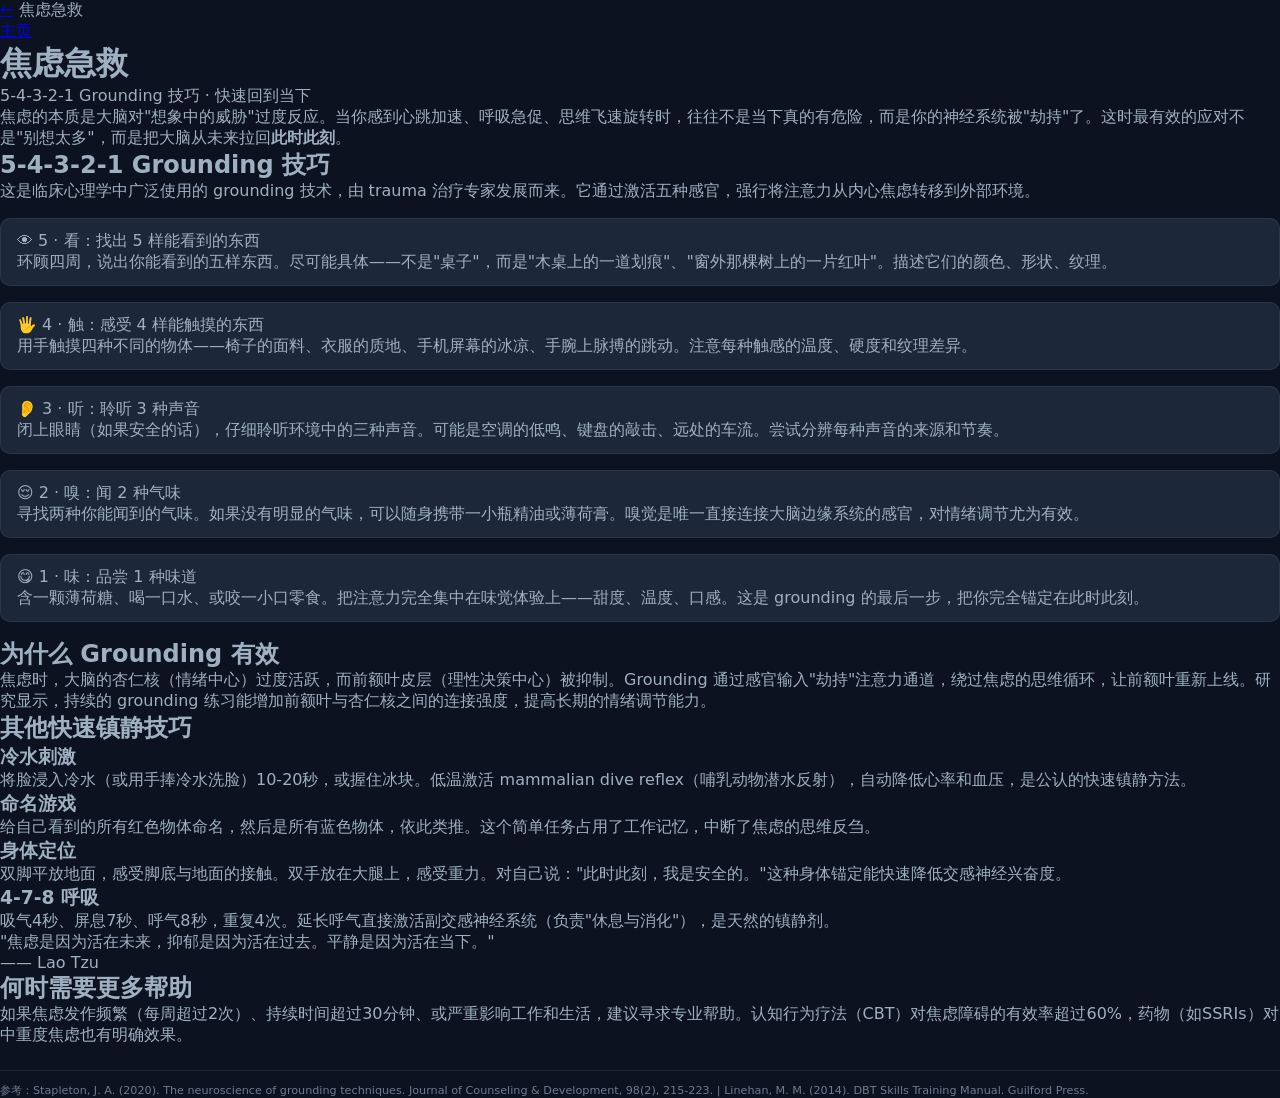
<file: articles/anxiety-grounding.html>
<!DOCTYPE html>
<html lang="zh-CN">
<head>
  <meta charset="UTF-8">
  <meta name="viewport" content="width=device-width, initial-scale=1.0">
  <title>焦虑急救 - Healthy Breath</title>
  <link rel="stylesheet" href="../css/style.css">
</head>
<body class="page-body">
  <nav class="navbar">
    <div class="navbar-left">
      <a href="../index.html" class="nav-back">&#8592;</a>
      <span class="nav-title">焦虑急救</span>
    </div>
    <a href="../index.html" class="nav-home-link">主页</a>
  </nav>

  <div class="page-content">
    <h1 class="page-title">焦虑急救</h1>
    <p class="page-subtitle">5-4-3-2-1 Grounding 技巧 &#183; 快速回到当下</p>

    <article class="article-body">
      <p>焦虑的本质是大脑对"想象中的威胁"过度反应。当你感到心跳加速、呼吸急促、思维飞速旋转时，往往不是当下真的有危险，而是你的神经系统被"劫持"了。这时最有效的应对不是"别想太多"，而是把大脑从未来拉回<strong>此时此刻</strong>。</p>

      <h2>5-4-3-2-1 Grounding 技巧</h2>
      <p>这是临床心理学中广泛使用的 grounding 技术，由 trauma 治疗专家发展而来。它通过激活五种感官，强行将注意力从内心焦虑转移到外部环境。</p>

      <div class="tip-box">
        <div class="tip-box-title">&#128065; 5 &#183; 看：找出 5 样能看到的东西</div>
        <p>环顾四周，说出你能看到的五样东西。尽可能具体——不是"桌子"，而是"木桌上的一道划痕"、"窗外那棵树上的一片红叶"。描述它们的颜色、形状、纹理。</p>
      </div>

      <div class="tip-box">
        <div class="tip-box-title">&#128400; 4 &#183; 触：感受 4 样能触摸的东西</div>
        <p>用手触摸四种不同的物体——椅子的面料、衣服的质地、手机屏幕的冰凉、手腕上脉搏的跳动。注意每种触感的温度、硬度和纹理差异。</p>
      </div>

      <div class="tip-box">
        <div class="tip-box-title">&#128066; 3 &#183; 听：聆听 3 种声音</div>
        <p>闭上眼睛（如果安全的话），仔细聆听环境中的三种声音。可能是空调的低鸣、键盘的敲击、远处的车流。尝试分辨每种声音的来源和节奏。</p>
      </div>

      <div class="tip-box">
        <div class="tip-box-title">&#128524; 2 &#183; 嗅：闻 2 种气味</div>
        <p>寻找两种你能闻到的气味。如果没有明显的气味，可以随身携带一小瓶精油或薄荷膏。嗅觉是唯一直接连接大脑边缘系统的感官，对情绪调节尤为有效。</p>
      </div>

      <div class="tip-box">
        <div class="tip-box-title">&#128523; 1 &#183; 味：品尝 1 种味道</div>
        <p>含一颗薄荷糖、喝一口水、或咬一小口零食。把注意力完全集中在味觉体验上——甜度、温度、口感。这是 grounding 的最后一步，把你完全锚定在此时此刻。</p>
      </div>

      <h2>为什么 Grounding 有效</h2>
      <p>焦虑时，大脑的杏仁核（情绪中心）过度活跃，而前额叶皮层（理性决策中心）被抑制。Grounding 通过感官输入"劫持"注意力通道，绕过焦虑的思维循环，让前额叶重新上线。研究显示，持续的 grounding 练习能增加前额叶与杏仁核之间的连接强度，提高长期的情绪调节能力。</p>

      <h2>其他快速镇静技巧</h2>

      <h3>冷水刺激</h3>
      <p>将脸浸入冷水（或用手捧冷水洗脸）10-20秒，或握住冰块。低温激活 mammalian dive reflex（哺乳动物潜水反射），自动降低心率和血压，是公认的快速镇静方法。</p>

      <h3>命名游戏</h3>
      <p>给自己看到的所有红色物体命名，然后是所有蓝色物体，依此类推。这个简单任务占用了工作记忆，中断了焦虑的思维反刍。</p>

      <h3>身体定位</h3>
      <p>双脚平放地面，感受脚底与地面的接触。双手放在大腿上，感受重力。对自己说："此时此刻，我是安全的。"这种身体锚定能快速降低交感神经兴奋度。</p>

      <h3>4-7-8 呼吸</h3>
      <p>吸气4秒、屏息7秒、呼气8秒，重复4次。延长呼气直接激活副交感神经系统（负责"休息与消化"），是天然的镇静剂。</p>

      <blockquote>
        "焦虑是因为活在未来，抑郁是因为活在过去。平静是因为活在当下。"
        <br>—— Lao Tzu
      </blockquote>

      <h2>何时需要更多帮助</h2>
      <p>如果焦虑发作频繁（每周超过2次）、持续时间超过30分钟、或严重影响工作和生活，建议寻求专业帮助。认知行为疗法（CBT）对焦虑障碍的有效率超过60%，药物（如SSRIs）对中重度焦虑也有明确效果。</p>
    </article>

    <div class="article-source">
      参考：Stapleton, J. A. (2020). The neuroscience of grounding techniques. Journal of Counseling &amp; Development, 98(2), 215-223. | Linehan, M. M. (2014). DBT Skills Training Manual. Guilford Press.
    </div>
  </div>
</body>
</html>
</file>
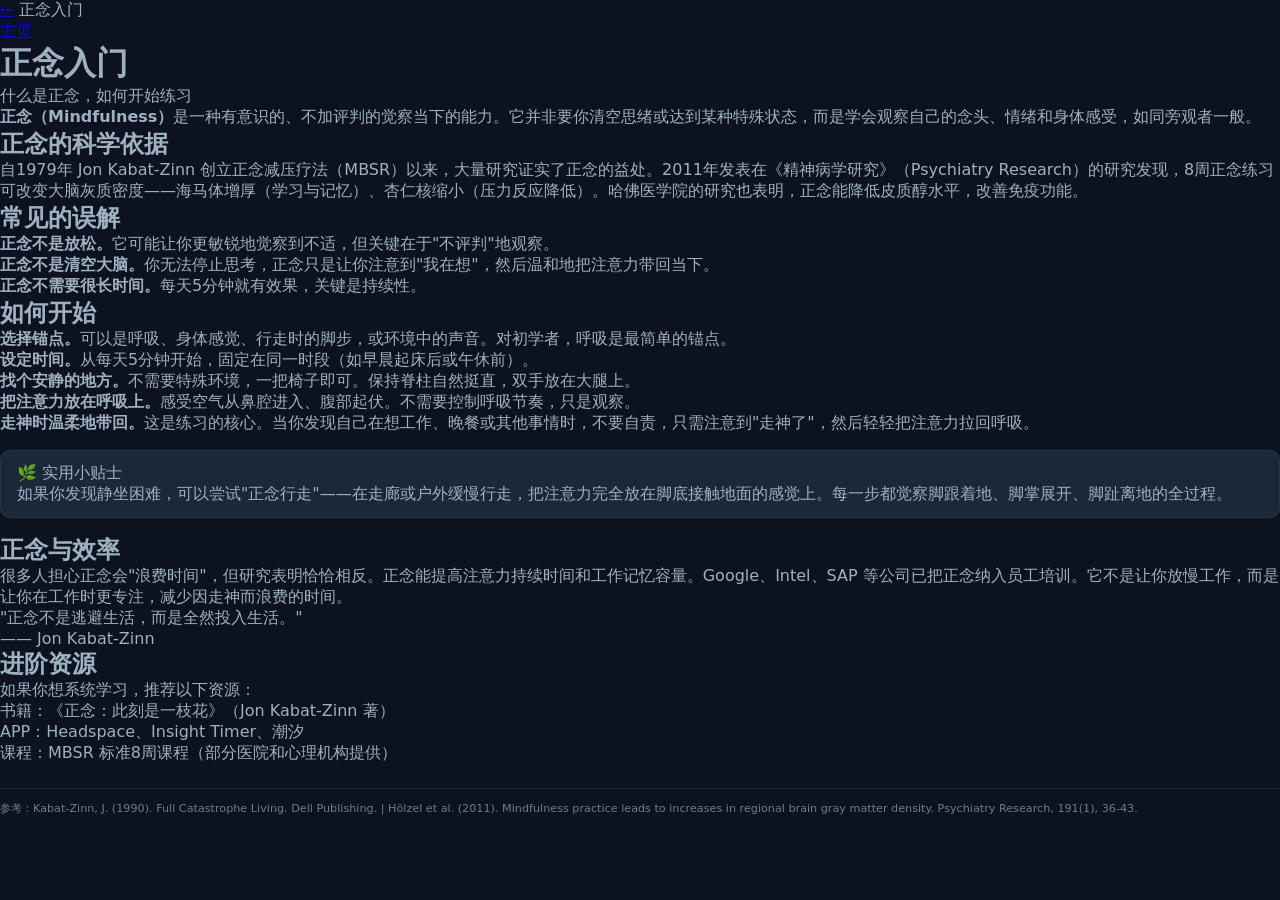
<file: articles/mindfulness.html>
<!DOCTYPE html>
<html lang="zh-CN">
<head>
  <meta charset="UTF-8">
  <meta name="viewport" content="width=device-width, initial-scale=1.0">
  <title>正念入门 - Healthy Breath</title>
  <link rel="stylesheet" href="../css/style.css">
</head>
<body class="page-body">
  <nav class="navbar">
    <div class="navbar-left">
      <a href="../index.html" class="nav-back">&#8592;</a>
      <span class="nav-title">正念入门</span>
    </div>
    <a href="../index.html" class="nav-home-link">主页</a>
  </nav>

  <div class="page-content">
    <h1 class="page-title">正念入门</h1>
    <p class="page-subtitle">什么是正念，如何开始练习</p>

    <article class="article-body">
      <p><strong>正念（Mindfulness）</strong>是一种有意识的、不加评判的觉察当下的能力。它并非要你清空思绪或达到某种特殊状态，而是学会观察自己的念头、情绪和身体感受，如同旁观者一般。</p>

      <h2>正念的科学依据</h2>
      <p>自1979年 Jon Kabat-Zinn 创立正念减压疗法（MBSR）以来，大量研究证实了正念的益处。2011年发表在《精神病学研究》（Psychiatry Research）的研究发现，8周正念练习可改变大脑灰质密度——海马体增厚（学习与记忆）、杏仁核缩小（压力反应降低）。哈佛医学院的研究也表明，正念能降低皮质醇水平，改善免疫功能。</p>

      <h2>常见的误解</h2>
      <ul>
        <li><strong>正念不是放松。</strong>它可能让你更敏锐地觉察到不适，但关键在于"不评判"地观察。</li>
        <li><strong>正念不是清空大脑。</strong>你无法停止思考，正念只是让你注意到"我在想"，然后温和地把注意力带回当下。</li>
        <li><strong>正念不需要很长时间。</strong>每天5分钟就有效果，关键是持续性。</li>
      </ul>

      <h2>如何开始</h2>
      <ol>
        <li><strong>选择锚点。</strong>可以是呼吸、身体感觉、行走时的脚步，或环境中的声音。对初学者，呼吸是最简单的锚点。</li>
        <li><strong>设定时间。</strong>从每天5分钟开始，固定在同一时段（如早晨起床后或午休前）。</li>
        <li><strong>找个安静的地方。</strong>不需要特殊环境，一把椅子即可。保持脊柱自然挺直，双手放在大腿上。</li>
        <li><strong>把注意力放在呼吸上。</strong>感受空气从鼻腔进入、腹部起伏。不需要控制呼吸节奏，只是观察。</li>
        <li><strong>走神时温柔地带回。</strong>这是练习的核心。当你发现自己在想工作、晚餐或其他事情时，不要自责，只需注意到"走神了"，然后轻轻把注意力拉回呼吸。</li>
      </ol>

      <div class="tip-box">
        <div class="tip-box-title">&#127807; 实用小贴士</div>
        <p>如果你发现静坐困难，可以尝试"正念行走"——在走廊或户外缓慢行走，把注意力完全放在脚底接触地面的感觉上。每一步都觉察脚跟着地、脚掌展开、脚趾离地的全过程。</p>
      </div>

      <h2>正念与效率</h2>
      <p>很多人担心正念会"浪费时间"，但研究表明恰恰相反。正念能提高注意力持续时间和工作记忆容量。Google、Intel、SAP 等公司已把正念纳入员工培训。它不是让你放慢工作，而是让你在工作时更专注，减少因走神而浪费的时间。</p>

      <blockquote>
        "正念不是逃避生活，而是全然投入生活。"
        <br>—— Jon Kabat-Zinn
      </blockquote>

      <h2>进阶资源</h2>
      <p>如果你想系统学习，推荐以下资源：</p>
      <ul>
        <li>书籍：《正念：此刻是一枝花》（Jon Kabat-Zinn 著）</li>
        <li>APP：Headspace、Insight Timer、潮汐</li>
        <li>课程：MBSR 标准8周课程（部分医院和心理机构提供）</li>
      </ul>
    </article>

    <div class="article-source">
      参考：Kabat-Zinn, J. (1990). Full Catastrophe Living. Dell Publishing. | Hölzel et al. (2011). Mindfulness practice leads to increases in regional brain gray matter density. Psychiatry Research, 191(1), 36-43.
    </div>
  </div>
</body>
</html>
</file>
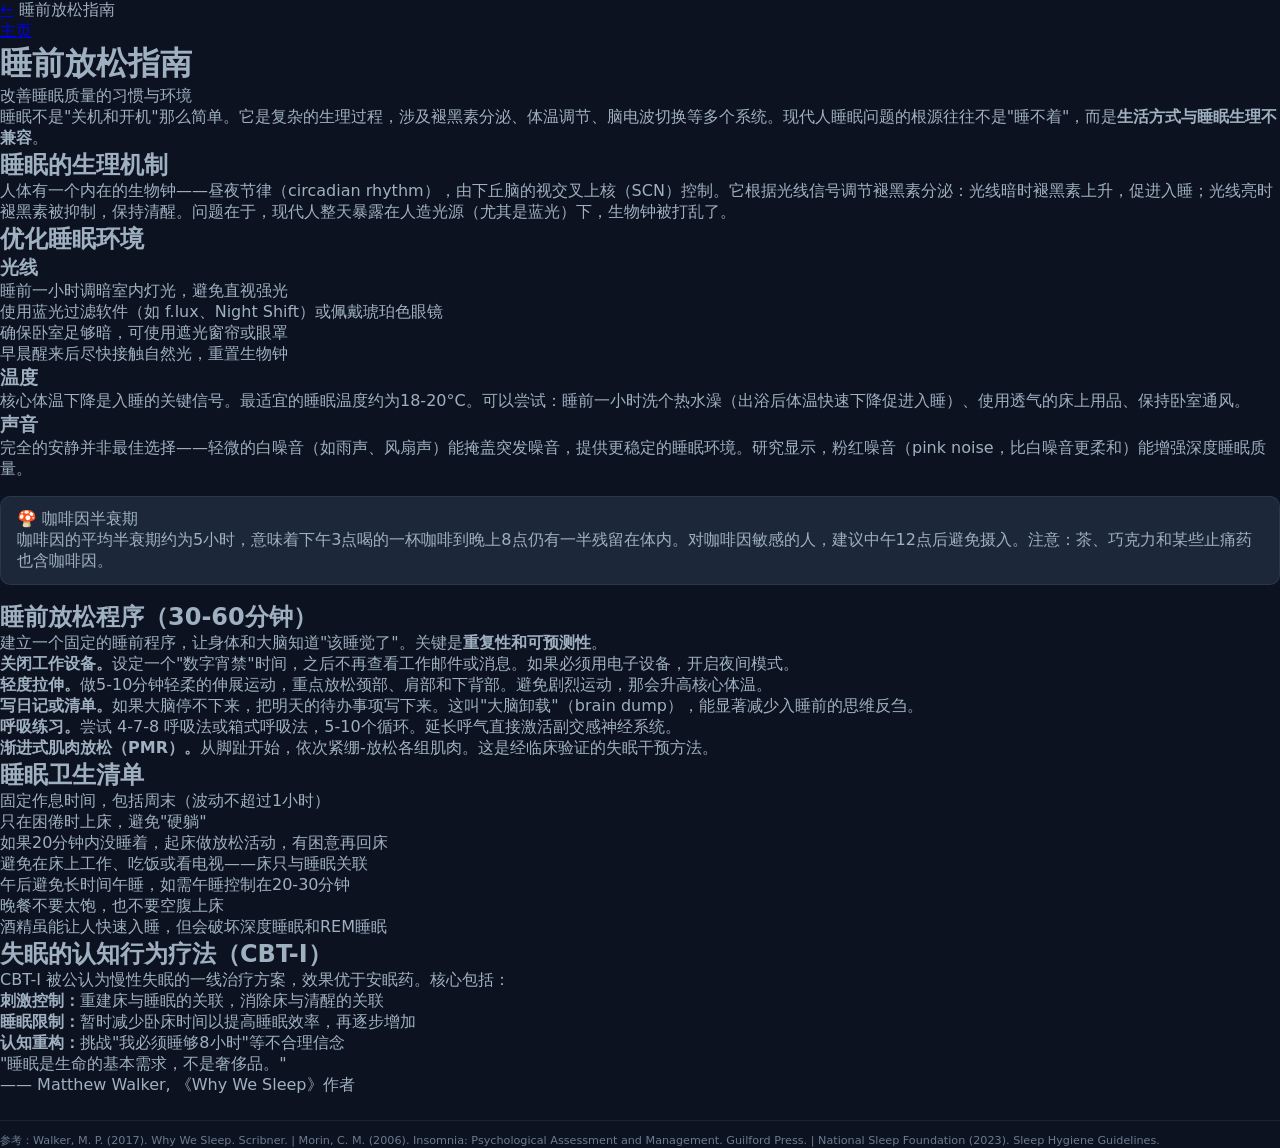
<file: articles/sleep-relax.html>
<!DOCTYPE html>
<html lang="zh-CN">
<head>
  <meta charset="UTF-8">
  <meta name="viewport" content="width=device-width, initial-scale=1.0">
  <title>睡前放松指南 - Healthy Breath</title>
  <link rel="stylesheet" href="../css/style.css">
</head>
<body class="page-body">
  <nav class="navbar">
    <div class="navbar-left">
      <a href="../index.html" class="nav-back">&#8592;</a>
      <span class="nav-title">睡前放松指南</span>
    </div>
    <a href="../index.html" class="nav-home-link">主页</a>
  </nav>

  <div class="page-content">
    <h1 class="page-title">睡前放松指南</h1>
    <p class="page-subtitle">改善睡眠质量的习惯与环境</p>

    <article class="article-body">
      <p>睡眠不是"关机和开机"那么简单。它是复杂的生理过程，涉及褪黑素分泌、体温调节、脑电波切换等多个系统。现代人睡眠问题的根源往往不是"睡不着"，而是<strong>生活方式与睡眠生理不兼容</strong>。</p>

      <h2>睡眠的生理机制</h2>
      <p>人体有一个内在的生物钟——昼夜节律（circadian rhythm），由下丘脑的视交叉上核（SCN）控制。它根据光线信号调节褪黑素分泌：光线暗时褪黑素上升，促进入睡；光线亮时褪黑素被抑制，保持清醒。问题在于，现代人整天暴露在人造光源（尤其是蓝光）下，生物钟被打乱了。</p>

      <h2>优化睡眠环境</h2>

      <h3>光线</h3>
      <ul>
        <li>睡前一小时调暗室内灯光，避免直视强光</li>
        <li>使用蓝光过滤软件（如 f.lux、Night Shift）或佩戴琥珀色眼镜</li>
        <li>确保卧室足够暗，可使用遮光窗帘或眼罩</li>
        <li>早晨醒来后尽快接触自然光，重置生物钟</li>
      </ul>

      <h3>温度</h3>
      <p>核心体温下降是入睡的关键信号。最适宜的睡眠温度约为18-20°C。可以尝试：睡前一小时洗个热水澡（出浴后体温快速下降促进入睡）、使用透气的床上用品、保持卧室通风。</p>

      <h3>声音</h3>
      <p>完全的安静并非最佳选择——轻微的白噪音（如雨声、风扇声）能掩盖突发噪音，提供更稳定的睡眠环境。研究显示，粉红噪音（pink noise，比白噪音更柔和）能增强深度睡眠质量。</p>

      <div class="tip-box">
        <div class="tip-box-title">&#127812; 咖啡因半衰期</div>
        <p>咖啡因的平均半衰期约为5小时，意味着下午3点喝的一杯咖啡到晚上8点仍有一半残留在体内。对咖啡因敏感的人，建议中午12点后避免摄入。注意：茶、巧克力和某些止痛药也含咖啡因。</p>
      </div>

      <h2>睡前放松程序（30-60分钟）</h2>

      <p>建立一个固定的睡前程序，让身体和大脑知道"该睡觉了"。关键是<strong>重复性和可预测性</strong>。</p>

      <ol>
        <li><strong>关闭工作设备。</strong>设定一个"数字宵禁"时间，之后不再查看工作邮件或消息。如果必须用电子设备，开启夜间模式。</li>
        <li><strong>轻度拉伸。</strong>做5-10分钟轻柔的伸展运动，重点放松颈部、肩部和下背部。避免剧烈运动，那会升高核心体温。</li>
        <li><strong>写日记或清单。</strong>如果大脑停不下来，把明天的待办事项写下来。这叫"大脑卸载"（brain dump），能显著减少入睡前的思维反刍。</li>
        <li><strong>呼吸练习。</strong>尝试 4-7-8 呼吸法或箱式呼吸法，5-10个循环。延长呼气直接激活副交感神经系统。</li>
        <li><strong>渐进式肌肉放松（PMR）。</strong>从脚趾开始，依次紧绷-放松各组肌肉。这是经临床验证的失眠干预方法。</li>
      </ol>

      <h2>睡眠卫生清单</h2>
      <ul>
        <li>固定作息时间，包括周末（波动不超过1小时）</li>
        <li>只在困倦时上床，避免"硬躺"</li>
        <li>如果20分钟内没睡着，起床做放松活动，有困意再回床</li>
        <li>避免在床上工作、吃饭或看电视——床只与睡眠关联</li>
        <li>午后避免长时间午睡，如需午睡控制在20-30分钟</li>
        <li>晚餐不要太饱，也不要空腹上床</li>
        <li>酒精虽能让人快速入睡，但会破坏深度睡眠和REM睡眠</li>
      </ul>

      <h2>失眠的认知行为疗法（CBT-I）</h2>
      <p>CBT-I 被公认为慢性失眠的一线治疗方案，效果优于安眠药。核心包括：</p>
      <ul>
        <li><strong>刺激控制：</strong>重建床与睡眠的关联，消除床与清醒的关联</li>
        <li><strong>睡眠限制：</strong>暂时减少卧床时间以提高睡眠效率，再逐步增加</li>
        <li><strong>认知重构：</strong>挑战"我必须睡够8小时"等不合理信念</li>
      </ul>

      <blockquote>
        "睡眠是生命的基本需求，不是奢侈品。"
        <br>—— Matthew Walker, 《Why We Sleep》作者
      </blockquote>
    </article>

    <div class="article-source">
      参考：Walker, M. P. (2017). Why We Sleep. Scribner. | Morin, C. M. (2006). Insomnia: Psychological Assessment and Management. Guilford Press. | National Sleep Foundation (2023). Sleep Hygiene Guidelines.
    </div>
  </div>
</body>
</html>
</file>
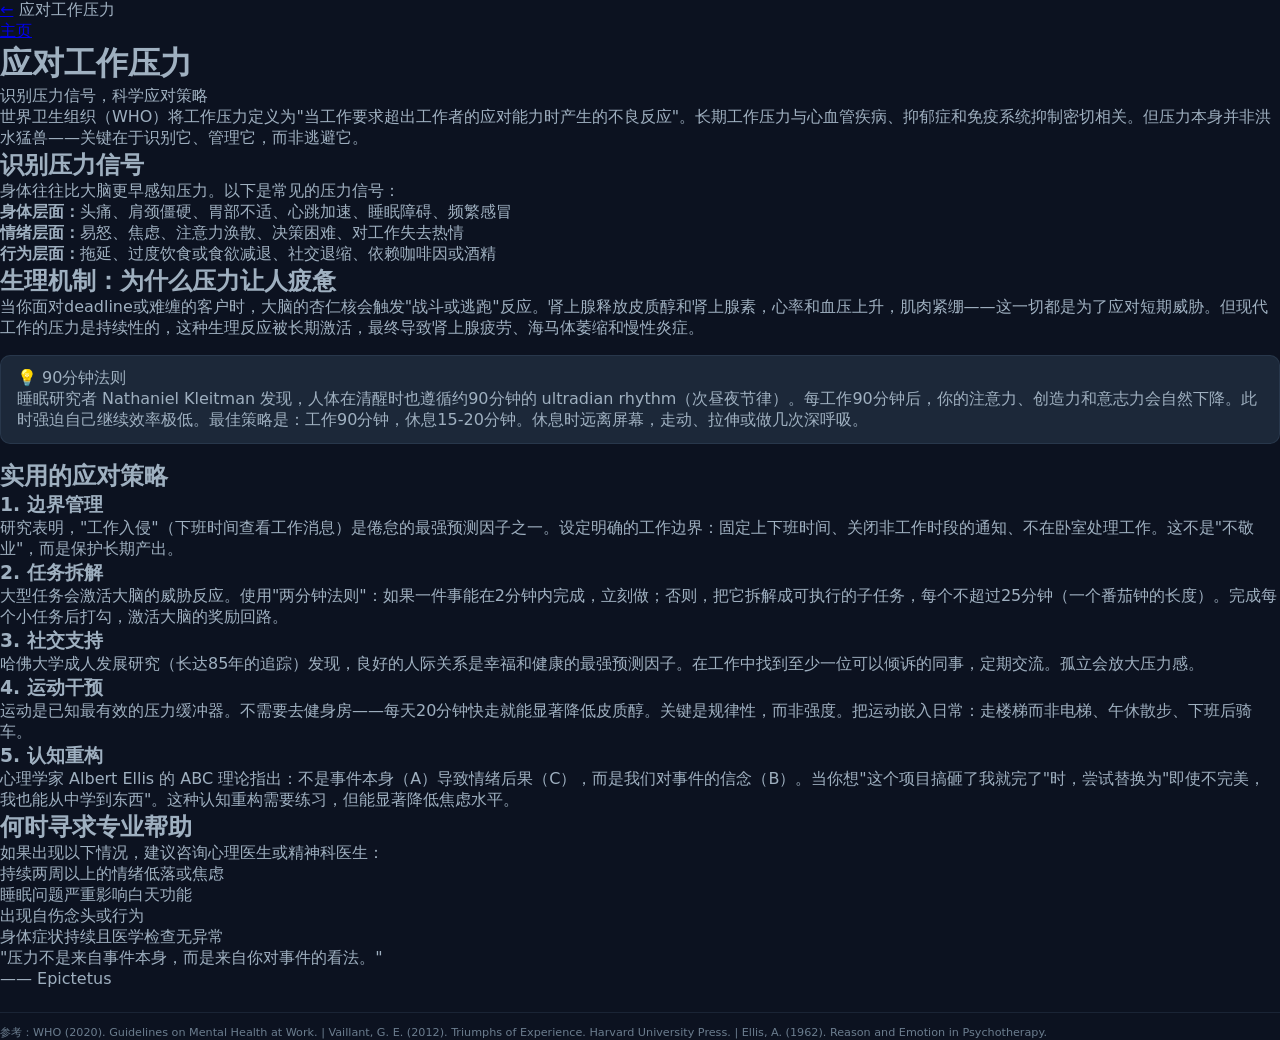
<file: articles/work-stress.html>
<!DOCTYPE html>
<html lang="zh-CN">
<head>
  <meta charset="UTF-8">
  <meta name="viewport" content="width=device-width, initial-scale=1.0">
  <title>应对工作压力 - Healthy Breath</title>
  <link rel="stylesheet" href="../css/style.css">
</head>
<body class="page-body">
  <nav class="navbar">
    <div class="navbar-left">
      <a href="../index.html" class="nav-back">&#8592;</a>
      <span class="nav-title">应对工作压力</span>
    </div>
    <a href="../index.html" class="nav-home-link">主页</a>
  </nav>

  <div class="page-content">
    <h1 class="page-title">应对工作压力</h1>
    <p class="page-subtitle">识别压力信号，科学应对策略</p>

    <article class="article-body">
      <p>世界卫生组织（WHO）将工作压力定义为"当工作要求超出工作者的应对能力时产生的不良反应"。长期工作压力与心血管疾病、抑郁症和免疫系统抑制密切相关。但压力本身并非洪水猛兽——关键在于识别它、管理它，而非逃避它。</p>

      <h2>识别压力信号</h2>
      <p>身体往往比大脑更早感知压力。以下是常见的压力信号：</p>
      <ul>
        <li><strong>身体层面：</strong>头痛、肩颈僵硬、胃部不适、心跳加速、睡眠障碍、频繁感冒</li>
        <li><strong>情绪层面：</strong>易怒、焦虑、注意力涣散、决策困难、对工作失去热情</li>
        <li><strong>行为层面：</strong>拖延、过度饮食或食欲减退、社交退缩、依赖咖啡因或酒精</li>
      </ul>

      <h2>生理机制：为什么压力让人疲惫</h2>
      <p>当你面对deadline或难缠的客户时，大脑的杏仁核会触发"战斗或逃跑"反应。肾上腺释放皮质醇和肾上腺素，心率和血压上升，肌肉紧绷——这一切都是为了应对短期威胁。但现代工作的压力是持续性的，这种生理反应被长期激活，最终导致肾上腺疲劳、海马体萎缩和慢性炎症。</p>

      <div class="tip-box">
        <div class="tip-box-title">&#128161; 90分钟法则</div>
        <p>睡眠研究者 Nathaniel Kleitman 发现，人体在清醒时也遵循约90分钟的 ultradian rhythm（次昼夜节律）。每工作90分钟后，你的注意力、创造力和意志力会自然下降。此时强迫自己继续效率极低。最佳策略是：工作90分钟，休息15-20分钟。休息时远离屏幕，走动、拉伸或做几次深呼吸。</p>
      </div>

      <h2>实用的应对策略</h2>
      <h3>1. 边界管理</h3>
      <p>研究表明，"工作入侵"（下班时间查看工作消息）是倦怠的最强预测因子之一。设定明确的工作边界：固定上下班时间、关闭非工作时段的通知、不在卧室处理工作。这不是"不敬业"，而是保护长期产出。</p>

      <h3>2. 任务拆解</h3>
      <p>大型任务会激活大脑的威胁反应。使用"两分钟法则"：如果一件事能在2分钟内完成，立刻做；否则，把它拆解成可执行的子任务，每个不超过25分钟（一个番茄钟的长度）。完成每个小任务后打勾，激活大脑的奖励回路。</p>

      <h3>3. 社交支持</h3>
      <p>哈佛大学成人发展研究（长达85年的追踪）发现，良好的人际关系是幸福和健康的最强预测因子。在工作中找到至少一位可以倾诉的同事，定期交流。孤立会放大压力感。</p>

      <h3>4. 运动干预</h3>
      <p>运动是已知最有效的压力缓冲器。不需要去健身房——每天20分钟快走就能显著降低皮质醇。关键是规律性，而非强度。把运动嵌入日常：走楼梯而非电梯、午休散步、下班后骑车。</p>

      <h3>5. 认知重构</h3>
      <p>心理学家 Albert Ellis 的 ABC 理论指出：不是事件本身（A）导致情绪后果（C），而是我们对事件的信念（B）。当你想"这个项目搞砸了我就完了"时，尝试替换为"即使不完美，我也能从中学到东西"。这种认知重构需要练习，但能显著降低焦虑水平。</p>

      <h2>何时寻求专业帮助</h2>
      <p>如果出现以下情况，建议咨询心理医生或精神科医生：</p>
      <ul>
        <li>持续两周以上的情绪低落或焦虑</li>
        <li>睡眠问题严重影响白天功能</li>
        <li>出现自伤念头或行为</li>
        <li>身体症状持续且医学检查无异常</li>
      </ul>

      <blockquote>
        "压力不是来自事件本身，而是来自你对事件的看法。"
        <br>—— Epictetus
      </blockquote>
    </article>

    <div class="article-source">
      参考：WHO (2020). Guidelines on Mental Health at Work. | Vaillant, G. E. (2012). Triumphs of Experience. Harvard University Press. | Ellis, A. (1962). Reason and Emotion in Psychotherapy.
    </div>
  </div>
</body>
</html>
</file>
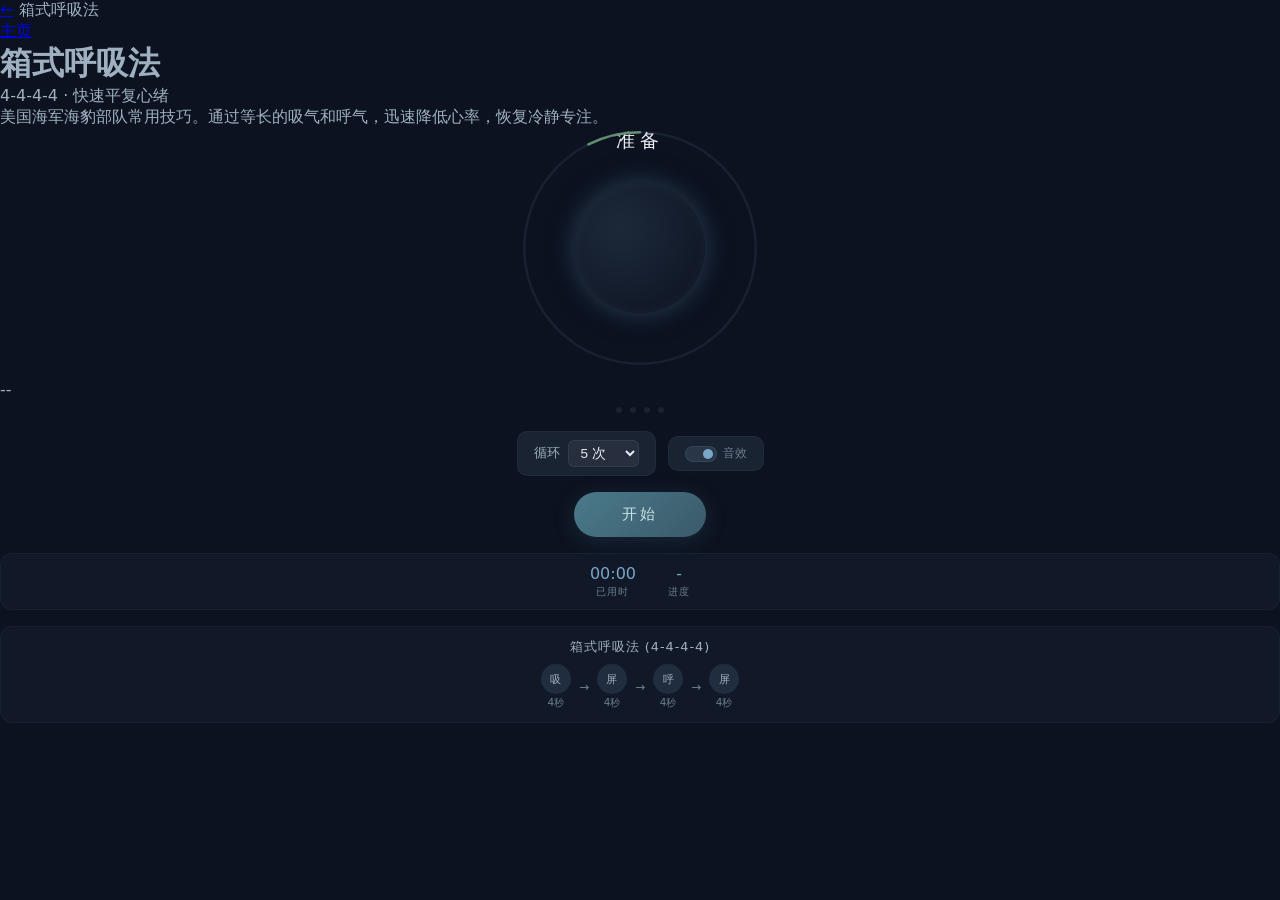
<file: breathing/box.html>
<!DOCTYPE html>
<html lang="zh-CN">
<head>
  <meta charset="UTF-8">
  <meta name="viewport" content="width=device-width, initial-scale=1.0">
  <title>箱式呼吸法 - Healthy Breath</title>
  <link rel="stylesheet" href="../css/style.css">
</head>
<body class="page-body">
  <nav class="navbar">
    <div class="navbar-left">
      <a href="../index.html" class="nav-back">&#8592;</a>
      <span class="nav-title">箱式呼吸法</span>
    </div>
    <a href="../index.html" class="nav-home-link">主页</a>
  </nav>

  <div class="page-content">
    <h1 class="page-title">箱式呼吸法</h1>
    <p class="page-subtitle">4-4-4-4 &#183; 快速平复心绪</p>
    <p class="page-desc">美国海军海豹部队常用技巧。通过等长的吸气和呼气，迅速降低心率，恢复冷静专注。</p>

    <div class="breath-stage">
      <svg class="ring-track" viewBox="0 0 280 280">
        <circle cx="140" cy="140" r="135"/>
        <defs>
          <linearGradient id="ringGradient" x1="0%" y1="0%" x2="100%" y2="100%">
            <stop offset="0%" stop-color="#4a7a5a"/>
            <stop offset="100%" stop-color="#6a9a7a"/>
          </linearGradient>
        </defs>
      </svg>
      <svg class="ring-progress" viewBox="0 0 280 280">
        <circle cx="140" cy="140" r="135"/>
      </svg>
      <div class="breath-circle" id="breathCircle"></div>
      <div class="breath-label" id="breathLabel">准备</div>
    </div>

    <div class="timer" id="timer">--</div>

    <div class="phase-dots">
      <div class="phase-dot"></div>
      <div class="phase-dot"></div>
      <div class="phase-dot"></div>
      <div class="phase-dot"></div>
    </div>

    <div class="controls">
      <div class="settings-row">
        <div class="setting-item">
          <label for="cycleSelect">循环</label>
          <select id="cycleSelect">
            <option value="3">3 次</option>
            <option value="5" selected>5 次</option>
            <option value="10">10 次</option>
            <option value="15">15 次</option>
            <option value="20">20 次</option>
            <option value="30">30 次</option>
            <option value="999">无限</option>
          </select>
        </div>
        <div class="setting-item">
          <label class="toggle-sound">
            <input type="checkbox" id="soundToggle" checked>
            <span>音效</span>
          </label>
        </div>
      </div>
      <button class="btn btn-start" id="actionBtn">开始</button>
    </div>

    <div class="stats-bar">
      <div class="stat">
        <div class="stat-value" id="elapsedStat">00:00</div>
        <div class="stat-label">已用时</div>
      </div>
      <div class="stat">
        <div class="stat-value" id="cycleInfo">-</div>
        <div class="stat-label">进度</div>
      </div>
    </div>

    <div class="instruction-card">
      <h3>箱式呼吸法 (4-4-4-4)</h3>
      <div class="breath-flow">
        <div class="flow-step"><div class="step-icon">吸</div><div class="step-name">4秒</div></div>
        <div class="flow-arrow">&#8594;</div>
        <div class="flow-step"><div class="step-icon">屏</div><div class="step-name">4秒</div></div>
        <div class="flow-arrow">&#8594;</div>
        <div class="flow-step"><div class="step-icon">呼</div><div class="step-name">4秒</div></div>
        <div class="flow-arrow">&#8594;</div>
        <div class="flow-step"><div class="step-icon">屏</div><div class="step-name">4秒</div></div>
      </div>
    </div>
  </div>

  <div class="celebration" id="celebration"></div>

  <script src="../js/breathing.js"></script>
  <script>
    const BREATH_CONFIG = {
      phases: [
        { name: '吸气', class: 'inhale', duration: 4000 },
        { name: '屏息', class: 'hold', duration: 4000 },
        { name: '呼气', class: 'exhale', duration: 4000 },
        { name: '屏息', class: 'hold-empty', duration: 4000 }
      ]
    };
    initBreathing(BREATH_CONFIG);
  </script>
</body>
</html>
</file>
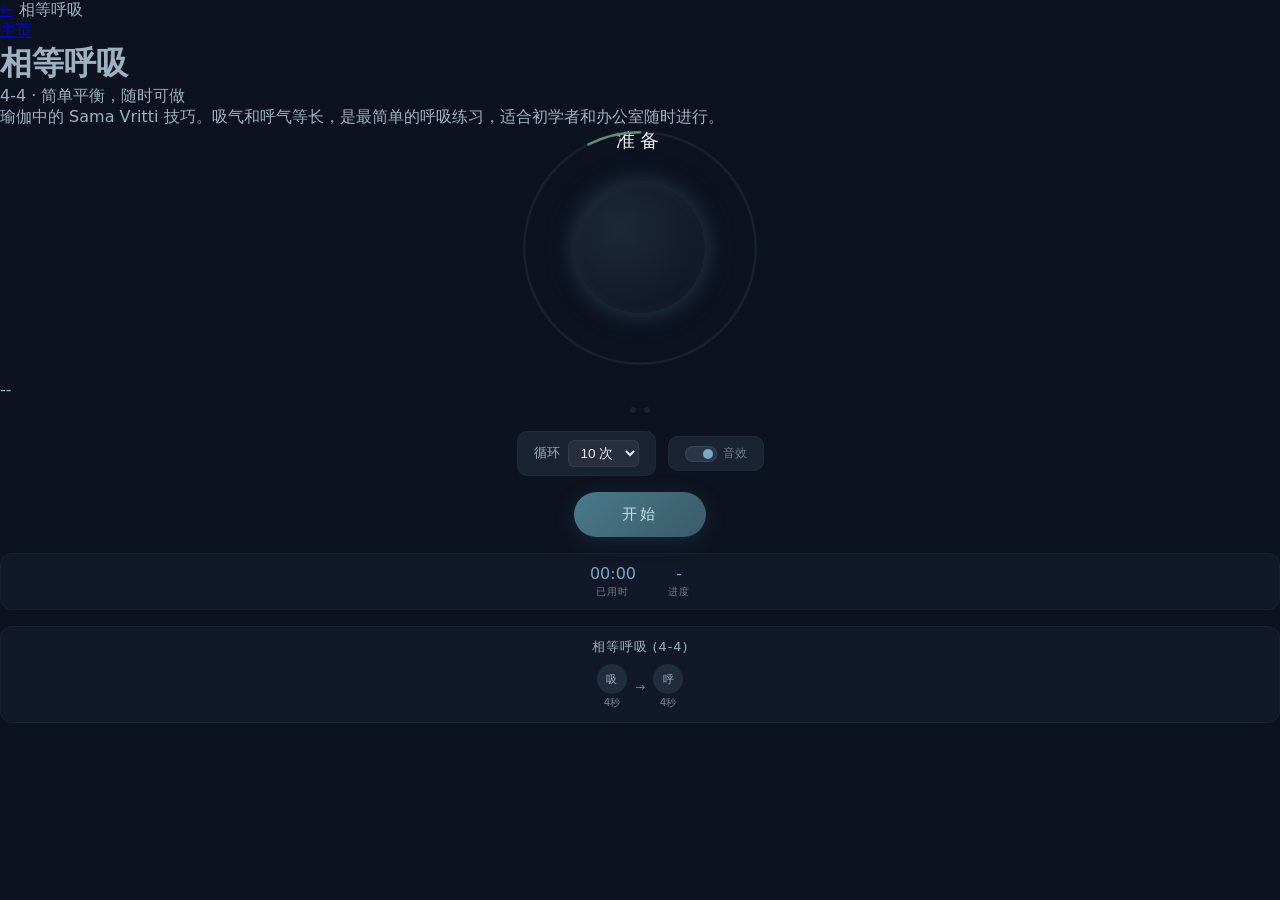
<file: breathing/equal.html>
<!DOCTYPE html>
<html lang="zh-CN">
<head>
  <meta charset="UTF-8">
  <meta name="viewport" content="width=device-width, initial-scale=1.0">
  <title>相等呼吸 - Healthy Breath</title>
  <link rel="stylesheet" href="../css/style.css">
</head>
<body class="page-body">
  <nav class="navbar">
    <div class="navbar-left">
      <a href="../index.html" class="nav-back">&#8592;</a>
      <span class="nav-title">相等呼吸</span>
    </div>
    <a href="../index.html" class="nav-home-link">主页</a>
  </nav>

  <div class="page-content">
    <h1 class="page-title">相等呼吸</h1>
    <p class="page-subtitle">4-4 &#183; 简单平衡，随时可做</p>
    <p class="page-desc">瑜伽中的 Sama Vritti 技巧。吸气和呼气等长，是最简单的呼吸练习，适合初学者和办公室随时进行。</p>

    <div class="breath-stage">
      <svg class="ring-track" viewBox="0 0 280 280">
        <circle cx="140" cy="140" r="135"/>
        <defs>
          <linearGradient id="ringGradient" x1="0%" y1="0%" x2="100%" y2="100%">
            <stop offset="0%" stop-color="#4a7a5a"/>
            <stop offset="100%" stop-color="#6a9a7a"/>
          </linearGradient>
        </defs>
      </svg>
      <svg class="ring-progress" viewBox="0 0 280 280">
        <circle cx="140" cy="140" r="135"/>
      </svg>
      <div class="breath-circle" id="breathCircle"></div>
      <div class="breath-label" id="breathLabel">准备</div>
    </div>

    <div class="timer" id="timer">--</div>

    <div class="phase-dots">
      <div class="phase-dot"></div>
      <div class="phase-dot"></div>
    </div>

    <div class="controls">
      <div class="settings-row">
        <div class="setting-item">
          <label for="cycleSelect">循环</label>
          <select id="cycleSelect">
            <option value="5">5 次</option>
            <option value="10" selected>10 次</option>
            <option value="20">20 次</option>
            <option value="30">30 次</option>
            <option value="50">50 次</option>
            <option value="999">无限</option>
          </select>
        </div>
        <div class="setting-item">
          <label class="toggle-sound">
            <input type="checkbox" id="soundToggle" checked>
            <span>音效</span>
          </label>
        </div>
      </div>
      <button class="btn btn-start" id="actionBtn">开始</button>
    </div>

    <div class="stats-bar">
      <div class="stat">
        <div class="stat-value" id="elapsedStat">00:00</div>
        <div class="stat-label">已用时</div>
      </div>
      <div class="stat">
        <div class="stat-value" id="cycleInfo">-</div>
        <div class="stat-label">进度</div>
      </div>
    </div>

    <div class="instruction-card">
      <h3>相等呼吸 (4-4)</h3>
      <div class="breath-flow">
        <div class="flow-step"><div class="step-icon">吸</div><div class="step-name">4秒</div></div>
        <div class="flow-arrow">&#8594;</div>
        <div class="flow-step"><div class="step-icon">呼</div><div class="step-name">4秒</div></div>
      </div>
    </div>
  </div>

  <div class="celebration" id="celebration"></div>

  <script src="../js/breathing.js"></script>
  <script>
    const BREATH_CONFIG = {
      phases: [
        { name: '吸气', class: 'inhale', duration: 4000 },
        { name: '呼气', class: 'exhale', duration: 4000 }
      ]
    };
    initBreathing(BREATH_CONFIG);
  </script>
</body>
</html>
</file>
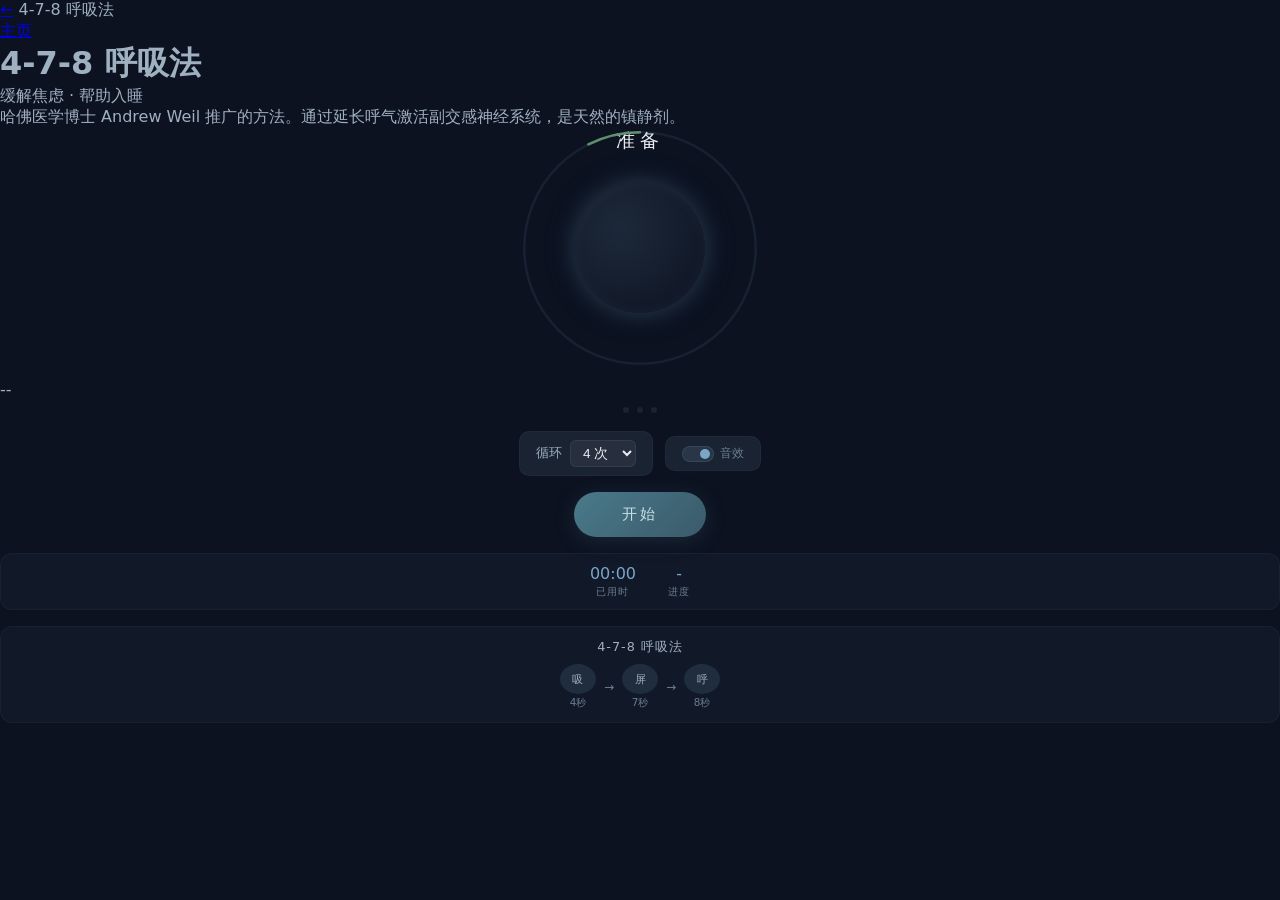
<file: breathing/four-seven-eight.html>
<!DOCTYPE html>
<html lang="zh-CN">
<head>
  <meta charset="UTF-8">
  <meta name="viewport" content="width=device-width, initial-scale=1.0">
  <title>4-7-8 呼吸法 - Healthy Breath</title>
  <link rel="stylesheet" href="../css/style.css">
  <style>
    .breath-circle.inhale-478 { animation: inhale 4s ease-in-out forwards; }
    .breath-circle.hold-478 { animation: hold 7s linear forwards; }
    .breath-circle.exhale-478 { animation: exhale 8s ease-in-out forwards; }
    .flow-step .step-icon.wide { width: 36px; }
  </style>
</head>
<body class="page-body">
  <nav class="navbar">
    <div class="navbar-left">
      <a href="../index.html" class="nav-back">&#8592;</a>
      <span class="nav-title">4-7-8 呼吸法</span>
    </div>
    <a href="../index.html" class="nav-home-link">主页</a>
  </nav>

  <div class="page-content">
    <h1 class="page-title">4-7-8 呼吸法</h1>
    <p class="page-subtitle">缓解焦虑 &#183; 帮助入睡</p>
    <p class="page-desc">哈佛医学博士 Andrew Weil 推广的方法。通过延长呼气激活副交感神经系统，是天然的镇静剂。</p>

    <div class="breath-stage">
      <svg class="ring-track" viewBox="0 0 280 280">
        <circle cx="140" cy="140" r="135"/>
        <defs>
          <linearGradient id="ringGradient" x1="0%" y1="0%" x2="100%" y2="100%">
            <stop offset="0%" stop-color="#4a7a5a"/>
            <stop offset="100%" stop-color="#6a9a7a"/>
          </linearGradient>
        </defs>
      </svg>
      <svg class="ring-progress" viewBox="0 0 280 280">
        <circle cx="140" cy="140" r="135"/>
      </svg>
      <div class="breath-circle" id="breathCircle"></div>
      <div class="breath-label" id="breathLabel">准备</div>
    </div>

    <div class="timer" id="timer">--</div>

    <div class="phase-dots">
      <div class="phase-dot"></div>
      <div class="phase-dot"></div>
      <div class="phase-dot"></div>
    </div>

    <div class="controls">
      <div class="settings-row">
        <div class="setting-item">
          <label for="cycleSelect">循环</label>
          <select id="cycleSelect">
            <option value="2">2 次</option>
            <option value="4" selected>4 次</option>
            <option value="6">6 次</option>
            <option value="8">8 次</option>
            <option value="999">无限</option>
          </select>
        </div>
        <div class="setting-item">
          <label class="toggle-sound">
            <input type="checkbox" id="soundToggle" checked>
            <span>音效</span>
          </label>
        </div>
      </div>
      <button class="btn btn-start" id="actionBtn">开始</button>
    </div>

    <div class="stats-bar">
      <div class="stat">
        <div class="stat-value" id="elapsedStat">00:00</div>
        <div class="stat-label">已用时</div>
      </div>
      <div class="stat">
        <div class="stat-value" id="cycleInfo">-</div>
        <div class="stat-label">进度</div>
      </div>
    </div>

    <div class="instruction-card">
      <h3>4-7-8 呼吸法</h3>
      <div class="breath-flow">
        <div class="flow-step"><div class="step-icon wide">吸</div><div class="step-name">4秒</div></div>
        <div class="flow-arrow">&#8594;</div>
        <div class="flow-step"><div class="step-icon wide">屏</div><div class="step-name">7秒</div></div>
        <div class="flow-arrow">&#8594;</div>
        <div class="flow-step"><div class="step-icon wide">呼</div><div class="step-name">8秒</div></div>
      </div>
    </div>
  </div>

  <div class="celebration" id="celebration"></div>

  <script src="../js/breathing.js"></script>
  <script>
    const BREATH_CONFIG = {
      phases: [
        { name: '吸气', class: 'inhale-478', duration: 4000 },
        { name: '屏息', class: 'hold-478', duration: 7000 },
        { name: '呼气', class: 'exhale-478', duration: 8000 }
      ]
    };
    initBreathing(BREATH_CONFIG);
  </script>
</body>
</html>
</file>
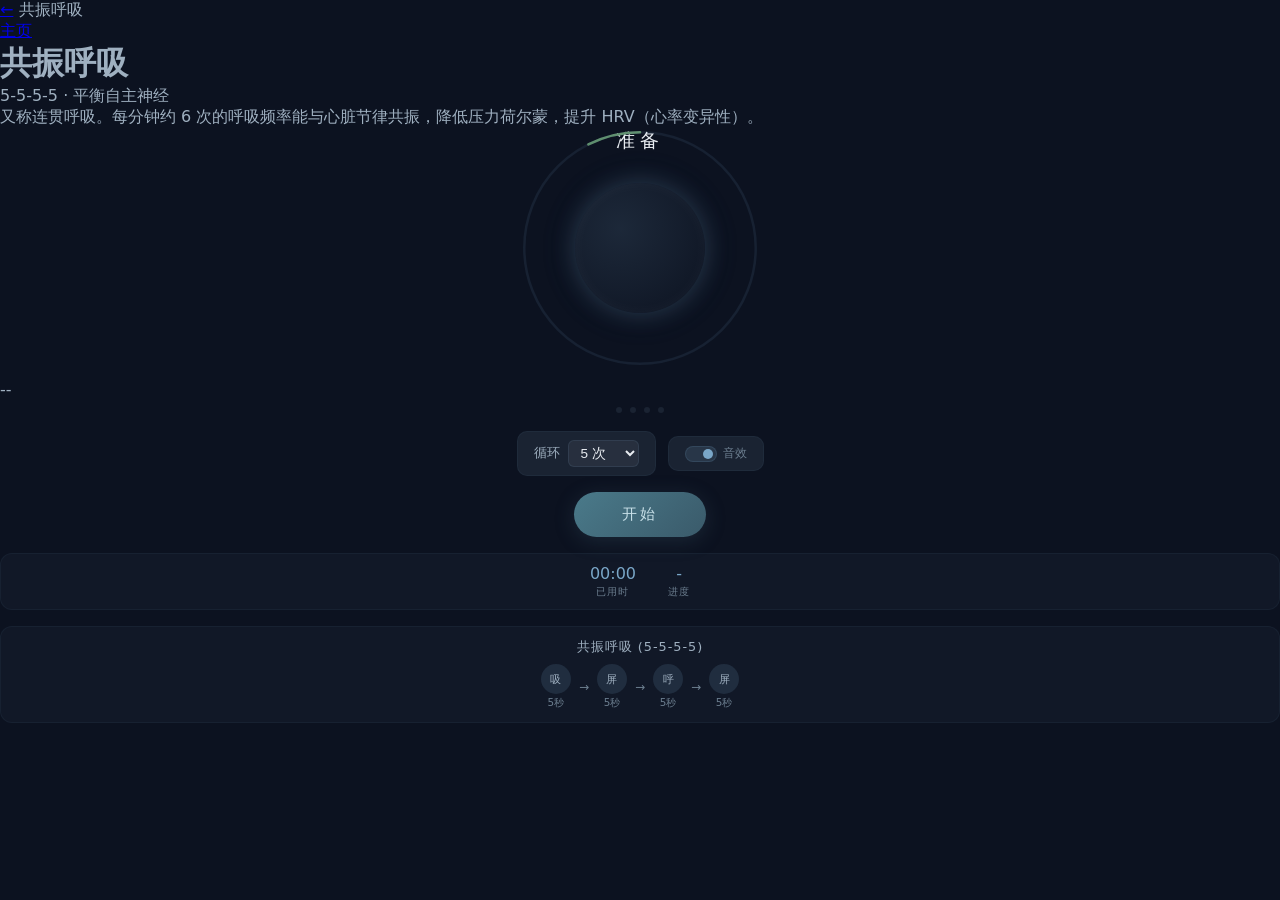
<file: breathing/resonant.html>
<!DOCTYPE html>
<html lang="zh-CN">
<head>
  <meta charset="UTF-8">
  <meta name="viewport" content="width=device-width, initial-scale=1.0">
  <title>共振呼吸 - Healthy Breath</title>
  <link rel="stylesheet" href="../css/style.css">
  <style>
    .breath-circle.inhale-r { animation: inhale 5s ease-in-out forwards; }
    .breath-circle.hold-r { animation: hold 5s linear forwards; }
    .breath-circle.exhale-r { animation: exhale 5s ease-in-out forwards; }
    .breath-circle.hold-empty-r { animation: holdEmpty 5s linear forwards; }
  </style>
</head>
<body class="page-body">
  <nav class="navbar">
    <div class="navbar-left">
      <a href="../index.html" class="nav-back">&#8592;</a>
      <span class="nav-title">共振呼吸</span>
    </div>
    <a href="../index.html" class="nav-home-link">主页</a>
  </nav>

  <div class="page-content">
    <h1 class="page-title">共振呼吸</h1>
    <p class="page-subtitle">5-5-5-5 &#183; 平衡自主神经</p>
    <p class="page-desc">又称连贯呼吸。每分钟约 6 次的呼吸频率能与心脏节律共振，降低压力荷尔蒙，提升 HRV（心率变异性）。</p>

    <div class="breath-stage">
      <svg class="ring-track" viewBox="0 0 280 280">
        <circle cx="140" cy="140" r="135"/>
        <defs>
          <linearGradient id="ringGradient" x1="0%" y1="0%" x2="100%" y2="100%">
            <stop offset="0%" stop-color="#4a7a5a"/>
            <stop offset="100%" stop-color="#6a9a7a"/>
          </linearGradient>
        </defs>
      </svg>
      <svg class="ring-progress" viewBox="0 0 280 280">
        <circle cx="140" cy="140" r="135"/>
      </svg>
      <div class="breath-circle" id="breathCircle"></div>
      <div class="breath-label" id="breathLabel">准备</div>
    </div>

    <div class="timer" id="timer">--</div>

    <div class="phase-dots">
      <div class="phase-dot"></div>
      <div class="phase-dot"></div>
      <div class="phase-dot"></div>
      <div class="phase-dot"></div>
    </div>

    <div class="controls">
      <div class="settings-row">
        <div class="setting-item">
          <label for="cycleSelect">循环</label>
          <select id="cycleSelect">
            <option value="3">3 次</option>
            <option value="5" selected>5 次</option>
            <option value="10">10 次</option>
            <option value="15">15 次</option>
            <option value="20">20 次</option>
            <option value="999">无限</option>
          </select>
        </div>
        <div class="setting-item">
          <label class="toggle-sound">
            <input type="checkbox" id="soundToggle" checked>
            <span>音效</span>
          </label>
        </div>
      </div>
      <button class="btn btn-start" id="actionBtn">开始</button>
    </div>

    <div class="stats-bar">
      <div class="stat">
        <div class="stat-value" id="elapsedStat">00:00</div>
        <div class="stat-label">已用时</div>
      </div>
      <div class="stat">
        <div class="stat-value" id="cycleInfo">-</div>
        <div class="stat-label">进度</div>
      </div>
    </div>

    <div class="instruction-card">
      <h3>共振呼吸 (5-5-5-5)</h3>
      <div class="breath-flow">
        <div class="flow-step"><div class="step-icon">吸</div><div class="step-name">5秒</div></div>
        <div class="flow-arrow">&#8594;</div>
        <div class="flow-step"><div class="step-icon">屏</div><div class="step-name">5秒</div></div>
        <div class="flow-arrow">&#8594;</div>
        <div class="flow-step"><div class="step-icon">呼</div><div class="step-name">5秒</div></div>
        <div class="flow-arrow">&#8594;</div>
        <div class="flow-step"><div class="step-icon">屏</div><div class="step-name">5秒</div></div>
      </div>
    </div>
  </div>

  <div class="celebration" id="celebration"></div>

  <script src="../js/breathing.js"></script>
  <script>
    const BREATH_CONFIG = {
      phases: [
        { name: '吸气', class: 'inhale-r', duration: 5000 },
        { name: '屏息', class: 'hold-r', duration: 5000 },
        { name: '呼气', class: 'exhale-r', duration: 5000 },
        { name: '屏息', class: 'hold-empty-r', duration: 5000 }
      ]
    };
    initBreathing(BREATH_CONFIG);
  </script>
</body>
</html>
</file>
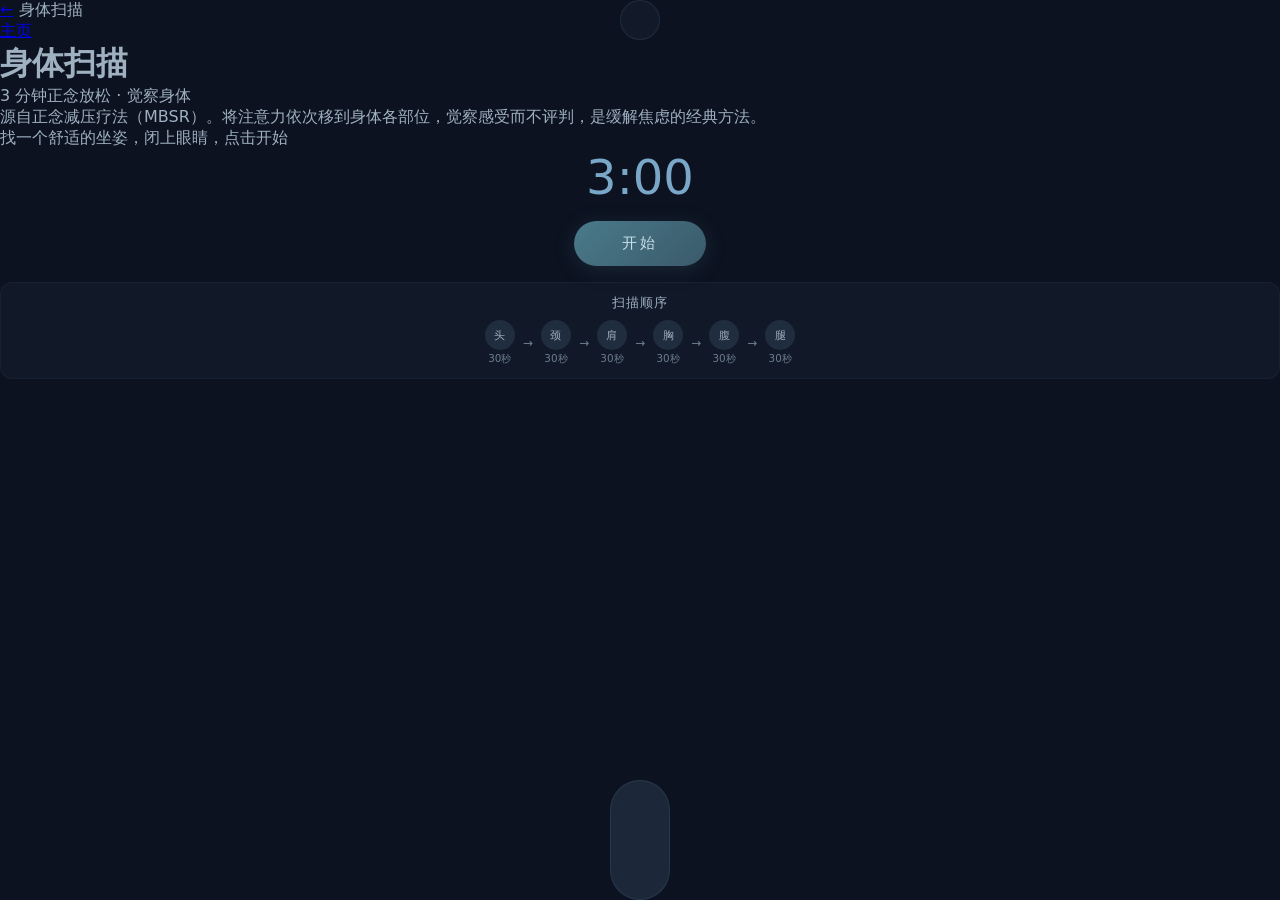
<file: exercises/body-scan.html>
<!DOCTYPE html>
<html lang="zh-CN">
<head>
  <meta charset="UTF-8">
  <meta name="viewport" content="width=device-width, initial-scale=1.0">
  <title>身体扫描 - Healthy Breath</title>
  <link rel="stylesheet" href="../css/style.css">
</head>
<body class="page-body">
  <nav class="navbar">
    <div class="navbar-left">
      <a href="../index.html" class="nav-back">&#8592;</a>
      <span class="nav-title">身体扫描</span>
    </div>
    <a href="../index.html" class="nav-home-link">主页</a>
  </nav>

  <div class="page-content">
    <h1 class="page-title">身体扫描</h1>
    <p class="page-subtitle">3 分钟正念放松 &#183; 觉察身体</p>
    <p class="page-desc">源自正念减压疗法（MBSR）。将注意力依次移到身体各部位，觉察感受而不评判，是缓解焦虑的经典方法。</p>

    <div class="exercise-area">
      <div class="body-scan-figure">
        <div class="scan-head"></div>
        <div class="scan-body">
          <div class="scan-highlight" id="scanHighlight" style="top:0"></div>
        </div>
      </div>

      <div class="exercise-guide-text" id="guideText">找一个舒适的坐姿，闭上眼睛，点击开始</div>
      <div class="exercise-timer" id="timer">3:00</div>

      <div class="controls">
        <button class="btn btn-start" id="actionBtn">开始</button>
      </div>
    </div>

    <div class="instruction-card">
      <h3>扫描顺序</h3>
      <div class="breath-flow">
        <div class="flow-step"><div class="step-icon">头</div><div class="step-name">30秒</div></div>
        <div class="flow-arrow">&#8594;</div>
        <div class="flow-step"><div class="step-icon">颈</div><div class="step-name">30秒</div></div>
        <div class="flow-arrow">&#8594;</div>
        <div class="flow-step"><div class="step-icon">肩</div><div class="step-name">30秒</div></div>
        <div class="flow-arrow">&#8594;</div>
        <div class="flow-step"><div class="step-icon">胸</div><div class="step-name">30秒</div></div>
        <div class="flow-arrow">&#8594;</div>
        <div class="flow-step"><div class="step-icon">腹</div><div class="step-name">30秒</div></div>
        <div class="flow-arrow">&#8594;</div>
        <div class="flow-step"><div class="step-icon">腿</div><div class="step-name">30秒</div></div>
      </div>
    </div>
  </div>

  <script>
    const scanHighlight = document.getElementById('scanHighlight');
    const guideText = document.getElementById('guideText');
    const timer = document.getElementById('timer');
    const actionBtn = document.getElementById('actionBtn');

    const SEGMENTS = [
      { name: '感受头顶、额头和面部', top: '0px', duration: 30000 },
      { name: '感受颈部和喉咙', top: '30px', duration: 30000 },
      { name: '感受双肩和上背部', top: '60px', duration: 30000 },
      { name: '感受胸腔和呼吸', top: '90px', duration: 30000 },
      { name: '感受腹部和内脏', top: '120px', duration: 30000 },
      { name: '感受双腿和双脚', top: '150px', duration: 30000 }
    ];

    let isRunning = false;
    let isPaused = false;
    let currentSeg = 0;
    let totalMs = 0;
    let segTimer = null;
    let updateInterval = null;
    let startTime = 0;
    let pausedElapsed = 0;

    function updateTimer() {
      if (!isRunning || isPaused) return;
      const elapsed = Date.now() - startTime + pausedElapsed;
      const remaining = Math.max(0, 180000 - elapsed);
      const m = Math.floor(remaining / 60000).toString();
      const s = Math.floor((remaining % 60000) / 1000).toString().padStart(2, '0');
      timer.textContent = `${m}:${s}`;
      if (remaining <= 0) {
        finish();
      }
    }

    function runSegment() {
      if (!isRunning || isPaused) return;
      if (currentSeg >= SEGMENTS.length) {
        finish();
        return;
      }
      const seg = SEGMENTS[currentSeg];
      guideText.textContent = seg.name;
      scanHighlight.style.top = seg.top;

      segTimer = setTimeout(() => {
        currentSeg++;
        runSegment();
      }, seg.duration);
    }

    function start() {
      isRunning = true;
      isPaused = false;
      currentSeg = 0;
      totalMs = 0;
      pausedElapsed = 0;
      startTime = Date.now();
      actionBtn.textContent = '暂停';
      actionBtn.classList.remove('btn-start', 'btn-restart');
      actionBtn.classList.add('btn-pause');

      updateInterval = setInterval(updateTimer, 500);
      runSegment();
    }

    function pause() {
      isPaused = true;
      clearTimeout(segTimer);
      clearInterval(updateInterval);
      pausedElapsed += Date.now() - startTime;
      guideText.textContent = '已暂停';
      actionBtn.textContent = '继续';
      actionBtn.classList.remove('btn-pause');
      actionBtn.classList.add('btn-start');
    }

    function resume() {
      isPaused = false;
      actionBtn.textContent = '暂停';
      actionBtn.classList.remove('btn-start');
      actionBtn.classList.add('btn-pause');
      guideText.textContent = SEGMENTS[currentSeg].name;
      startTime = Date.now();
      updateInterval = setInterval(updateTimer, 500);

      const seg = SEGMENTS[currentSeg];
      segTimer = setTimeout(() => {
        currentSeg++;
        runSegment();
      }, seg.duration);
    }

    function finish() {
      isRunning = false;
      clearTimeout(segTimer);
      clearInterval(updateInterval);
      guideText.textContent = '扫描完成。慢慢睁开眼睛';
      timer.textContent = '完成';
      scanHighlight.style.opacity = '0';
      actionBtn.textContent = '再来一次';
      actionBtn.classList.remove('btn-pause');
      actionBtn.classList.add('btn-restart');
    }

    actionBtn.addEventListener('click', () => {
      const text = actionBtn.textContent;
      if (text === '开始' || text === '再来一次') start();
      else if (text === '暂停') pause();
      else if (text === '继续') resume();
    });
  </script>
</body>
</html>
</file>
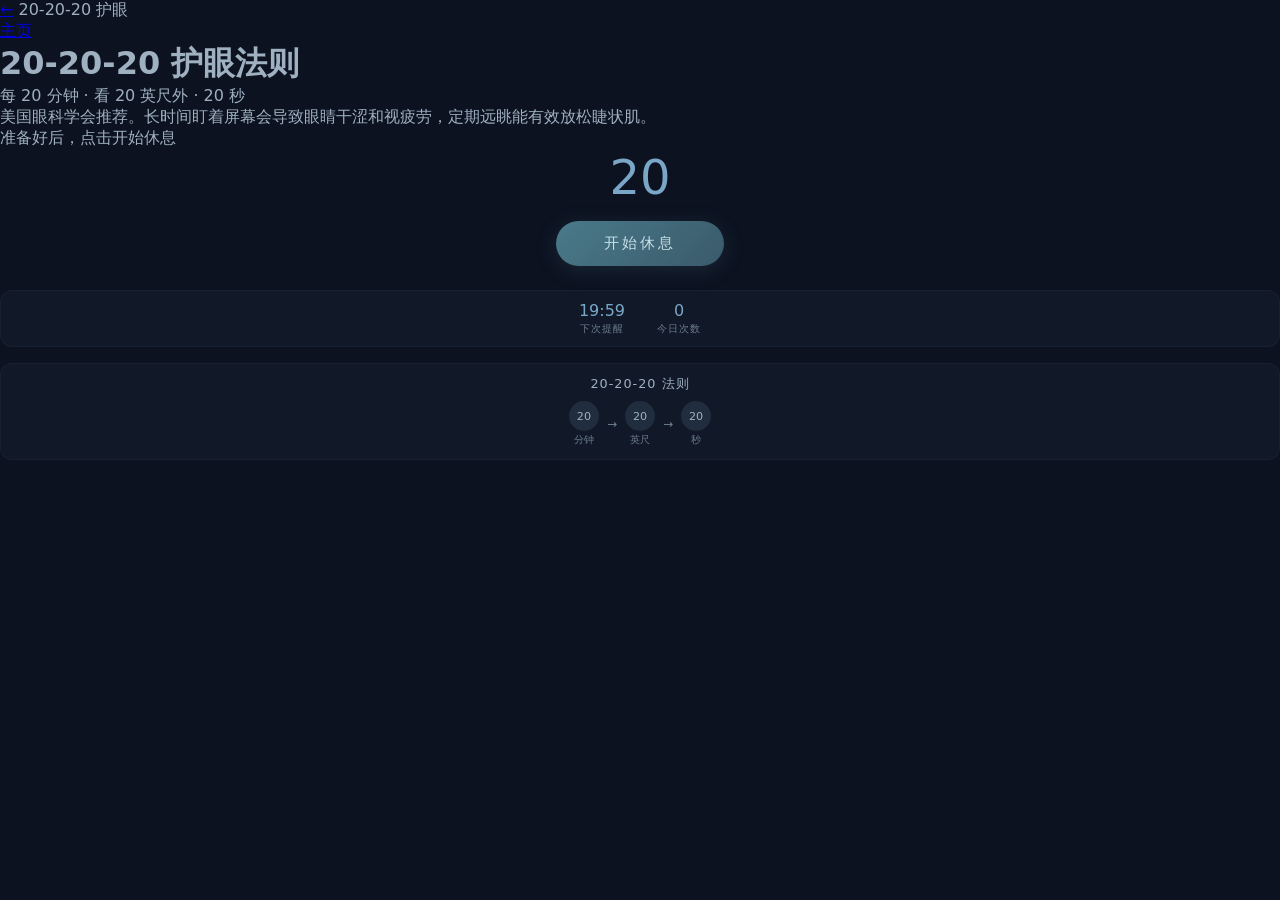
<file: exercises/eye-rest.html>
<!DOCTYPE html>
<html lang="zh-CN">
<head>
  <meta charset="UTF-8">
  <meta name="viewport" content="width=device-width, initial-scale=1.0">
  <title>20-20-20 护眼法则 - Healthy Breath</title>
  <link rel="stylesheet" href="../css/style.css">
</head>
<body class="page-body">
  <nav class="navbar">
    <div class="navbar-left">
      <a href="../index.html" class="nav-back">&#8592;</a>
      <span class="nav-title">20-20-20 护眼</span>
    </div>
    <a href="../index.html" class="nav-home-link">主页</a>
  </nav>

  <div class="page-content">
    <h1 class="page-title">20-20-20 护眼法则</h1>
    <p class="page-subtitle">每 20 分钟 &#183; 看 20 英尺外 &#183; 20 秒</p>
    <p class="page-desc">美国眼科学会推荐。长时间盯着屏幕会导致眼睛干涩和视疲劳，定期远眺能有效放松睫状肌。</p>

    <div class="exercise-area">
      <div class="eye-illustration" id="eyeIllu">
        <div class="eye-ball" id="eyeBall"></div>
      </div>

      <div class="exercise-guide-text" id="guideText">准备好后，点击开始休息</div>
      <div class="exercise-timer" id="timer">20</div>

      <div class="controls">
        <button class="btn btn-start" id="actionBtn">开始休息</button>
      </div>

      <div class="stats-bar" style="margin-top:1.5rem">
        <div class="stat">
          <div class="stat-value" id="nextBreak">20:00</div>
          <div class="stat-label">下次提醒</div>
        </div>
        <div class="stat">
          <div class="stat-value" id="todayCount">0</div>
          <div class="stat-label">今日次数</div>
        </div>
      </div>
    </div>

    <div class="instruction-card">
      <h3>20-20-20 法则</h3>
      <div class="breath-flow">
        <div class="flow-step"><div class="step-icon">20</div><div class="step-name">分钟</div></div>
        <div class="flow-arrow">&#8594;</div>
        <div class="flow-step"><div class="step-icon">20</div><div class="step-name">英尺</div></div>
        <div class="flow-arrow">&#8594;</div>
        <div class="flow-step"><div class="step-icon">20</div><div class="step-name">秒</div></div>
      </div>
    </div>
  </div>

  <script>
    const eyeIllu = document.getElementById('eyeIllu');
    const guideText = document.getElementById('guideText');
    const timer = document.getElementById('timer');
    const actionBtn = document.getElementById('actionBtn');
    const nextBreakEl = document.getElementById('nextBreak');
    const todayCountEl = document.getElementById('todayCount');

    let isResting = false;
    let restTimer = null;
    let workTimer = null;
    let countdown = 20;
    let workCountdown = 20 * 60;
    let todayCount = parseInt(localStorage.getItem('eyeRestCount') || '0');
    todayCountEl.textContent = todayCount;

    function updateWorkTimer() {
      if (workCountdown <= 0) {
        nextBreakEl.textContent = '00:00';
        return;
      }
      workCountdown--;
      const m = Math.floor(workCountdown / 60).toString().padStart(2, '0');
      const s = (workCountdown % 60).toString().padStart(2, '0');
      nextBreakEl.textContent = `${m}:${s}`;
    }

    workTimer = setInterval(updateWorkTimer, 1000);

    function startRest() {
      isResting = true;
      countdown = 20;
      timer.textContent = countdown;
      guideText.textContent = '看向 20 英尺（约 6 米）外的物体';
      actionBtn.textContent = '暂停';
      actionBtn.classList.remove('btn-start');
      actionBtn.classList.add('btn-pause');
      eyeIllu.classList.add('resting');

      restTimer = setInterval(() => {
        countdown--;
        timer.textContent = countdown;
        if (countdown <= 0) {
          finishRest();
        }
      }, 1000);
    }

    function pauseRest() {
      isResting = false;
      clearInterval(restTimer);
      guideText.textContent = '已暂停';
      actionBtn.textContent = '继续';
      actionBtn.classList.remove('btn-pause');
      actionBtn.classList.add('btn-start');
      eyeIllu.classList.remove('resting');
    }

    function resumeRest() {
      isResting = true;
      guideText.textContent = '看向 20 英尺（约 6 米）外的物体';
      actionBtn.textContent = '暂停';
      actionBtn.classList.remove('btn-start');
      actionBtn.classList.add('btn-pause');
      eyeIllu.classList.add('resting');

      restTimer = setInterval(() => {
        countdown--;
        timer.textContent = countdown;
        if (countdown <= 0) {
          finishRest();
        }
      }, 1000);
    }

    function finishRest() {
      isResting = false;
      clearInterval(restTimer);
      timer.textContent = '完成';
      guideText.textContent = '休息完成！眼睛已放松';
      actionBtn.textContent = '再来一次';
      actionBtn.classList.remove('btn-pause');
      actionBtn.classList.add('btn-restart');
      eyeIllu.classList.remove('resting');

      todayCount++;
      localStorage.setItem('eyeRestCount', todayCount.toString());
      todayCountEl.textContent = todayCount;

      workCountdown = 20 * 60;
    }

    actionBtn.addEventListener('click', () => {
      const text = actionBtn.textContent;
      if (text === '开始休息' || text === '再来一次') {
        startRest();
      } else if (text === '暂停') {
        pauseRest();
      } else if (text === '继续') {
        resumeRest();
      }
    });
  </script>
</body>
</html>
</file>
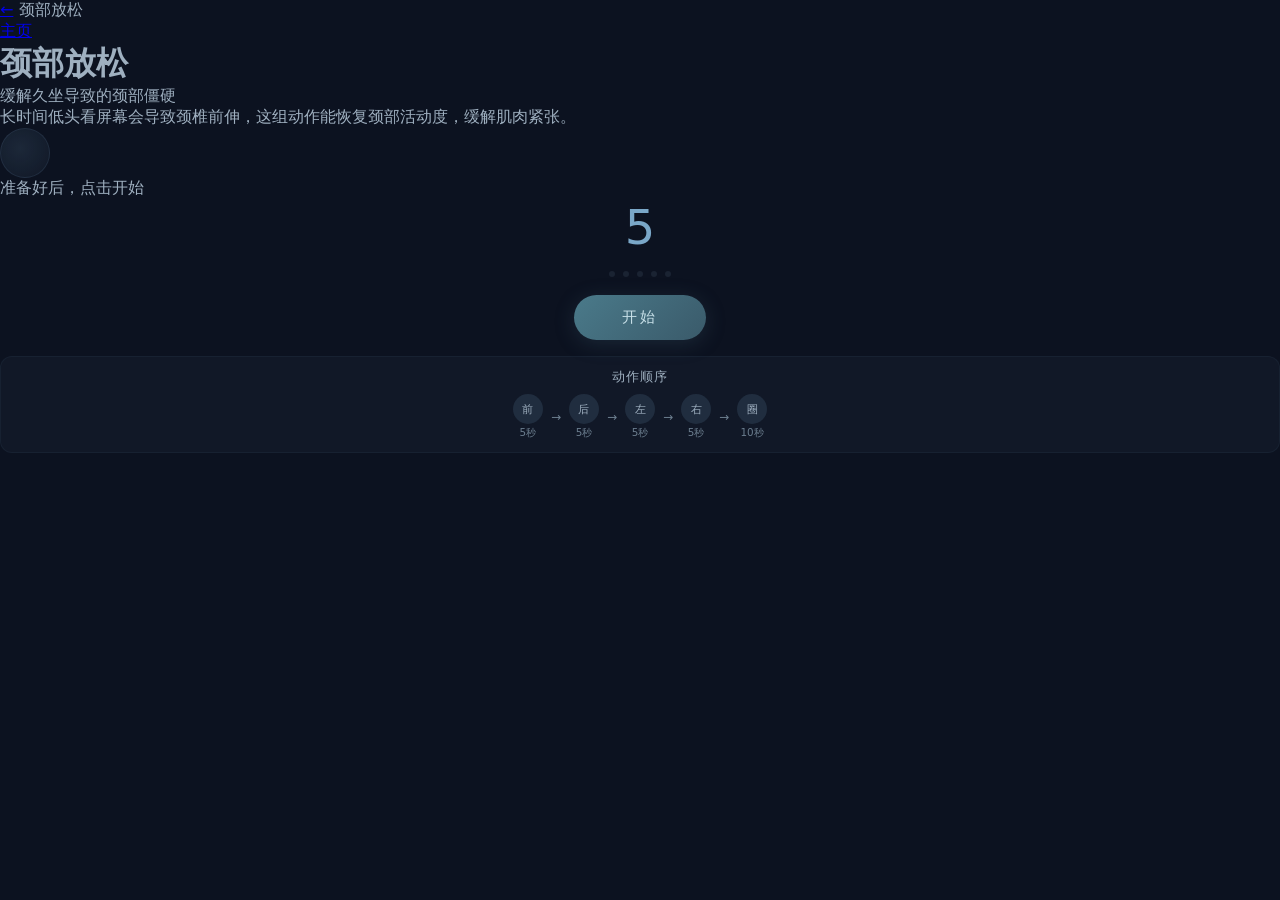
<file: exercises/neck-stretch.html>
<!DOCTYPE html>
<html lang="zh-CN">
<head>
  <meta charset="UTF-8">
  <meta name="viewport" content="width=device-width, initial-scale=1.0">
  <title>颈部放松 - Healthy Breath</title>
  <link rel="stylesheet" href="../css/style.css">
</head>
<body class="page-body">
  <nav class="navbar">
    <div class="navbar-left">
      <a href="../index.html" class="nav-back">&#8592;</a>
      <span class="nav-title">颈部放松</span>
    </div>
    <a href="../index.html" class="nav-home-link">主页</a>
  </nav>

  <div class="page-content">
    <h1 class="page-title">颈部放松</h1>
    <p class="page-subtitle">缓解久坐导致的颈部僵硬</p>
    <p class="page-desc">长时间低头看屏幕会导致颈椎前伸，这组动作能恢复颈部活动度，缓解肌肉紧张。</p>

    <div class="exercise-area">
      <div class="neck-figure">
        <div class="neck-head" id="neckHead"></div>
        <div class="neck-body-line"></div>
      </div>

      <div class="exercise-guide-text" id="guideText">准备好后，点击开始</div>
      <div class="exercise-timer" id="timer">5</div>

      <div class="phase-dots" id="phaseDots">
        <div class="phase-dot"></div><div class="phase-dot"></div><div class="phase-dot"></div>
        <div class="phase-dot"></div><div class="phase-dot"></div>
      </div>

      <div class="controls">
        <button class="btn btn-start" id="actionBtn">开始</button>
      </div>
    </div>

    <div class="instruction-card">
      <h3>动作顺序</h3>
      <div class="breath-flow">
        <div class="flow-step"><div class="step-icon">前</div><div class="step-name">5秒</div></div>
        <div class="flow-arrow">&#8594;</div>
        <div class="flow-step"><div class="step-icon">后</div><div class="step-name">5秒</div></div>
        <div class="flow-arrow">&#8594;</div>
        <div class="flow-step"><div class="step-icon">左</div><div class="step-name">5秒</div></div>
        <div class="flow-arrow">&#8594;</div>
        <div class="flow-step"><div class="step-icon">右</div><div class="step-name">5秒</div></div>
        <div class="flow-arrow">&#8594;</div>
        <div class="flow-step"><div class="step-icon">圈</div><div class="step-name">10秒</div></div>
      </div>
    </div>
  </div>

  <script>
    const neckHead = document.getElementById('neckHead');
    const guideText = document.getElementById('guideText');
    const timer = document.getElementById('timer');
    const actionBtn = document.getElementById('actionBtn');
    const phaseDots = document.querySelectorAll('#phaseDots .phase-dot');

    const STEPS = [
      { name: '缓慢低下头，下巴靠近胸口', class: 'tilt-forward', duration: 5000 },
      { name: '缓慢抬起头，看向天花板', class: 'tilt-back', duration: 5000 },
      { name: '头向左侧倾斜，左耳靠近左肩', class: 'tilt-left', duration: 5000 },
      { name: '头向右侧倾斜，右耳靠近右肩', class: 'tilt-right', duration: 5000 },
      { name: '头部缓慢画圈', class: 'circle', duration: 10000 }
    ];

    let isRunning = false;
    let isPaused = false;
    let currentStep = 0;
    let countdown = 0;
    let stepTimer = null;
    let countdownInterval = null;
    let remainingTime = 0;

    function updateDots() {
      phaseDots.forEach((dot, i) => {
        dot.classList.remove('active', 'completed');
        if (i < currentStep) dot.classList.add('completed');
        else if (i === currentStep) dot.classList.add('active');
      });
    }

    function clearHeadClass() {
      ['tilt-left','tilt-right','tilt-forward','tilt-back','circle'].forEach(c => neckHead.classList.remove(c));
    }

    function runStep() {
      if (!isRunning || isPaused) return;
      if (currentStep >= STEPS.length) {
        finish();
        return;
      }
      const step = STEPS[currentStep];
      clearHeadClass();
      neckHead.classList.add(step.class);
      guideText.textContent = step.name;
      countdown = Math.ceil(step.duration / 1000);
      timer.textContent = countdown;
      updateDots();

      const startTime = Date.now();
      countdownInterval = setInterval(() => {
        const elapsed = Date.now() - startTime;
        const remaining = Math.max(0, Math.ceil((step.duration - elapsed) / 1000));
        timer.textContent = remaining;
      }, 200);

      stepTimer = setTimeout(() => {
        clearInterval(countdownInterval);
        currentStep++;
        runStep();
      }, step.duration);
    }

    function start() {
      isRunning = true;
      isPaused = false;
      currentStep = 0;
      actionBtn.textContent = '暂停';
      actionBtn.classList.remove('btn-start', 'btn-restart');
      actionBtn.classList.add('btn-pause');
      runStep();
    }

    function pause() {
      isPaused = true;
      clearInterval(countdownInterval);
      clearTimeout(stepTimer);
      const step = STEPS[currentStep];
      const elapsed = step.duration - (countdown * 1000);
      remainingTime = step.duration - elapsed;
      guideText.textContent = '已暂停';
      actionBtn.textContent = '继续';
      actionBtn.classList.remove('btn-pause');
      actionBtn.classList.add('btn-start');
    }

    function resume() {
      isPaused = false;
      actionBtn.textContent = '暂停';
      actionBtn.classList.remove('btn-start');
      actionBtn.classList.add('btn-pause');
      guideText.textContent = STEPS[currentStep].name;
      neckHead.classList.add(STEPS[currentStep].class);

      const startTime = Date.now() - (STEPS[currentStep].duration - remainingTime);
      countdownInterval = setInterval(() => {
        const elapsed = Date.now() - startTime;
        const remaining = Math.max(0, Math.ceil((STEPS[currentStep].duration - elapsed) / 1000));
        timer.textContent = remaining;
      }, 200);

      stepTimer = setTimeout(() => {
        clearInterval(countdownInterval);
        currentStep++;
        runStep();
      }, remainingTime);
    }

    function finish() {
      isRunning = false;
      clearHeadClass();
      guideText.textContent = '完成！颈部已放松';
      timer.textContent = '--';
      phaseDots.forEach(d => d.classList.remove('active', 'completed'));
      actionBtn.textContent = '再来一次';
      actionBtn.classList.remove('btn-pause');
      actionBtn.classList.add('btn-restart');
    }

    actionBtn.addEventListener('click', () => {
      const text = actionBtn.textContent;
      if (text === '开始' || text === '再来一次') start();
      else if (text === '暂停') pause();
      else if (text === '继续') resume();
    });
  </script>
</body>
</html>
</file>
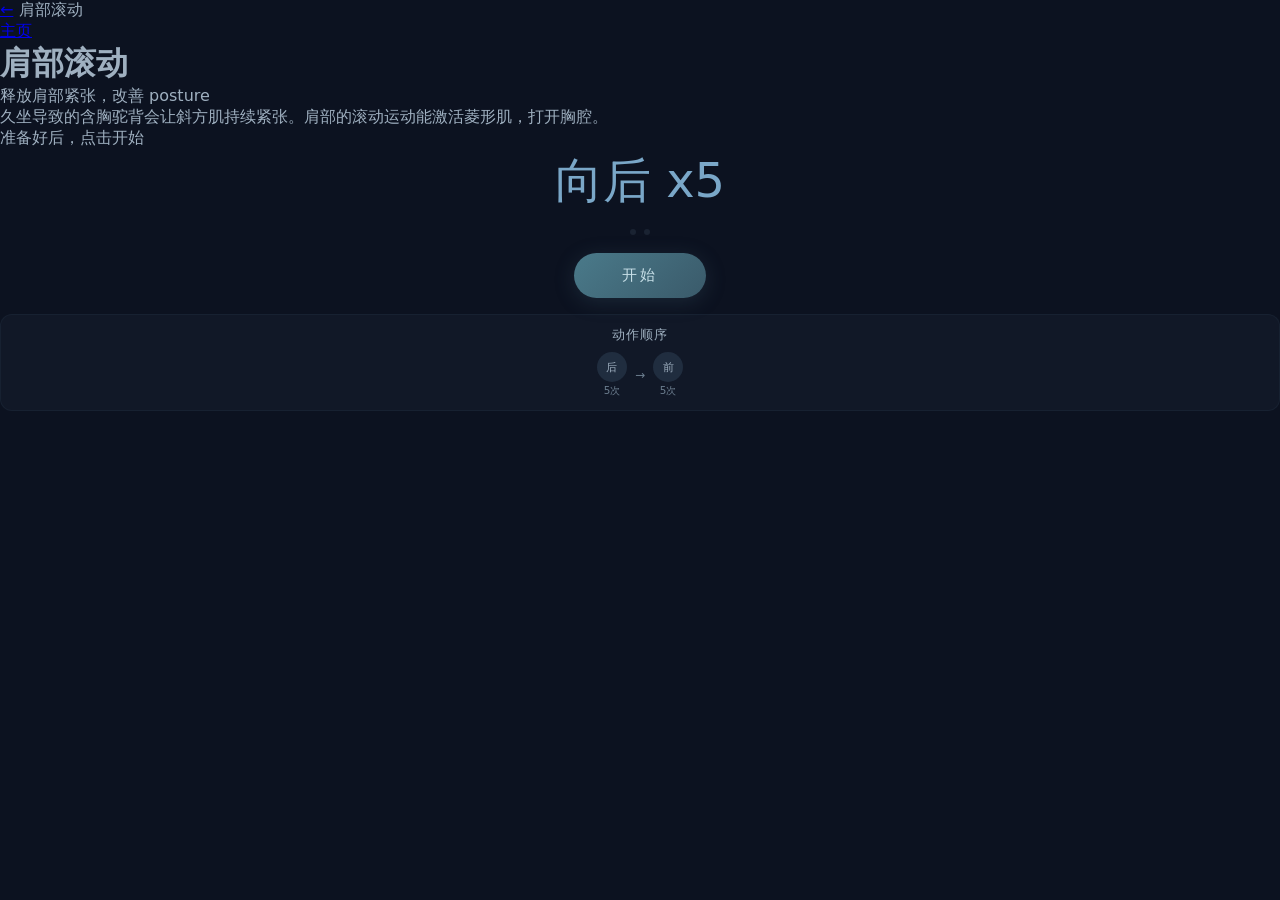
<file: exercises/shoulder-roll.html>
<!DOCTYPE html>
<html lang="zh-CN">
<head>
  <meta charset="UTF-8">
  <meta name="viewport" content="width=device-width, initial-scale=1.0">
  <title>肩部滚动 - Healthy Breath</title>
  <link rel="stylesheet" href="../css/style.css">
</head>
<body class="page-body">
  <nav class="navbar">
    <div class="navbar-left">
      <a href="../index.html" class="nav-back">&#8592;</a>
      <span class="nav-title">肩部滚动</span>
    </div>
    <a href="../index.html" class="nav-home-link">主页</a>
  </nav>

  <div class="page-content">
    <h1 class="page-title">肩部滚动</h1>
    <p class="page-subtitle">释放肩部紧张，改善 posture</p>
    <p class="page-desc">久坐导致的含胸驼背会让斜方肌持续紧张。肩部的滚动运动能激活菱形肌，打开胸腔。</p>

    <div class="exercise-area">
      <div class="shoulder-figure">
        <div class="shoulder-left" id="shoulderLeft"></div>
        <div class="shoulder-right" id="shoulderRight"></div>
        <div class="shoulder-torso"></div>
      </div>

      <div class="exercise-guide-text" id="guideText">准备好后，点击开始</div>
      <div class="exercise-timer" id="timer">向后 x5</div>

      <div class="phase-dots" id="phaseDots">
        <div class="phase-dot"></div><div class="phase-dot"></div>
      </div>

      <div class="controls">
        <button class="btn btn-start" id="actionBtn">开始</button>
      </div>
    </div>

    <div class="instruction-card">
      <h3>动作顺序</h3>
      <div class="breath-flow">
        <div class="flow-step"><div class="step-icon">后</div><div class="step-name">5次</div></div>
        <div class="flow-arrow">&#8594;</div>
        <div class="flow-step"><div class="step-icon">前</div><div class="step-name">5次</div></div>
      </div>
    </div>
  </div>

  <script>
    const shoulderLeft = document.getElementById('shoulderLeft');
    const shoulderRight = document.getElementById('shoulderRight');
    const guideText = document.getElementById('guideText');
    const timer = document.getElementById('timer');
    const actionBtn = document.getElementById('actionBtn');
    const phaseDots = document.querySelectorAll('#phaseDots .phase-dot');

    let isRunning = false;
    let isPaused = false;
    let currentPhase = 0;
    let currentRep = 0;
    let repTimer = null;
    let phaseTimer = null;
    let remainingTime = 0;
    let pauseRep = 0;

    const PHASES = [
      { name: '双肩缓慢向后滚动', reps: 5, interval: 3000, leftClass: 'roll-back', rightClass: 'roll-back' },
      { name: '双肩缓慢向前滚动', reps: 5, interval: 3000, leftClass: 'roll-forward', rightClass: 'roll-forward' }
    ];

    function updateDots() {
      phaseDots.forEach((dot, i) => {
        dot.classList.remove('active', 'completed');
        if (i < currentPhase) dot.classList.add('completed');
        else if (i === currentPhase) dot.classList.add('active');
      });
    }

    function clearShoulderClass() {
      ['roll-back','roll-forward'].forEach(c => {
        shoulderLeft.classList.remove(c);
        shoulderRight.classList.remove(c);
      });
    }

    function runRep() {
      if (!isRunning || isPaused) return;
      const phase = PHASES[currentPhase];

      if (currentRep >= phase.reps) {
        currentPhase++;
        currentRep = 0;
        if (currentPhase >= PHASES.length) {
          finish();
          return;
        }
        runPhase();
        return;
      }

      currentRep++;
      clearShoulderClass();
      shoulderLeft.classList.add(phase.leftClass);
      shoulderRight.classList.add(phase.rightClass);
      timer.textContent = `${phase.name.includes('后') ? '向后' : '向前'} x${currentRep}/${phase.reps}`;

      setTimeout(() => {
        clearShoulderClass();
      }, phase.interval * 0.6);

      repTimer = setTimeout(() => {
        runRep();
      }, phase.interval);
    }

    function runPhase() {
      if (!isRunning || isPaused) return;
      const phase = PHASES[currentPhase];
      guideText.textContent = phase.name;
      updateDots();
      runRep();
    }

    function start() {
      isRunning = true;
      isPaused = false;
      currentPhase = 0;
      currentRep = 0;
      actionBtn.textContent = '暂停';
      actionBtn.classList.remove('btn-start', 'btn-restart');
      actionBtn.classList.add('btn-pause');
      runPhase();
    }

    function pause() {
      isPaused = true;
      clearTimeout(repTimer);
      guideText.textContent = '已暂停';
      actionBtn.textContent = '继续';
      actionBtn.classList.remove('btn-pause');
      actionBtn.classList.add('btn-start');
      pauseRep = currentRep;
    }

    function resume() {
      isPaused = false;
      actionBtn.textContent = '暂停';
      actionBtn.classList.remove('btn-start');
      actionBtn.classList.add('btn-pause');
      guideText.textContent = PHASES[currentPhase].name;
      currentRep = pauseRep;
      runRep();
    }

    function finish() {
      isRunning = false;
      clearShoulderClass();
      guideText.textContent = '完成！肩部已放松';
      timer.textContent = '--';
      phaseDots.forEach(d => d.classList.remove('active', 'completed'));
      actionBtn.textContent = '再来一次';
      actionBtn.classList.remove('btn-pause');
      actionBtn.classList.add('btn-restart');
    }

    actionBtn.addEventListener('click', () => {
      const text = actionBtn.textContent;
      if (text === '开始' || text === '再来一次') start();
      else if (text === '暂停') pause();
      else if (text === '继续') resume();
    });
  </script>
</body>
</html>
</file>
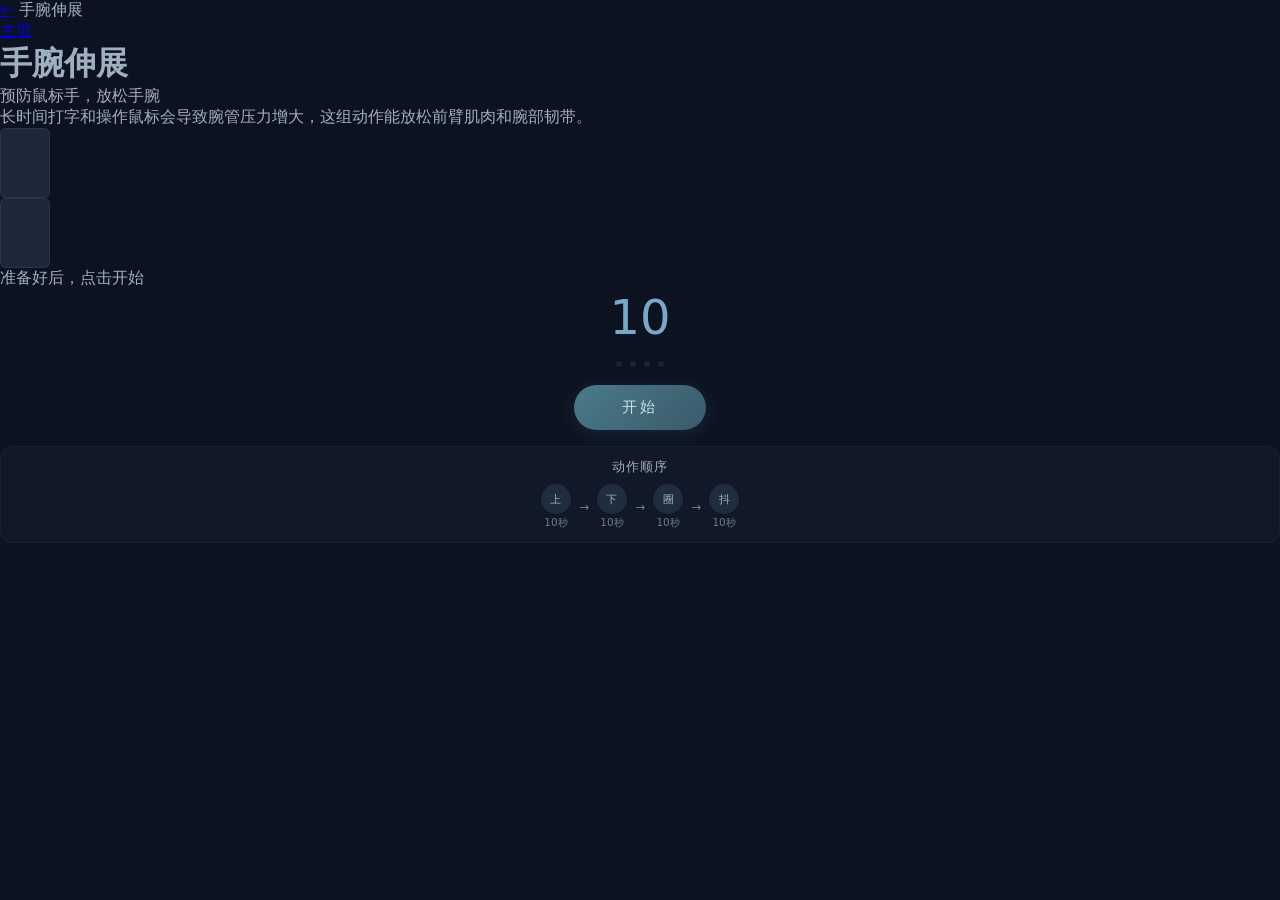
<file: exercises/wrist-stretch.html>
<!DOCTYPE html>
<html lang="zh-CN">
<head>
  <meta charset="UTF-8">
  <meta name="viewport" content="width=device-width, initial-scale=1.0">
  <title>手腕伸展 - Healthy Breath</title>
  <link rel="stylesheet" href="../css/style.css">
</head>
<body class="page-body">
  <nav class="navbar">
    <div class="navbar-left">
      <a href="../index.html" class="nav-back">&#8592;</a>
      <span class="nav-title">手腕伸展</span>
    </div>
    <a href="../index.html" class="nav-home-link">主页</a>
  </nav>

  <div class="page-content">
    <h1 class="page-title">手腕伸展</h1>
    <p class="page-subtitle">预防鼠标手，放松手腕</p>
    <p class="page-desc">长时间打字和操作鼠标会导致腕管压力增大，这组动作能放松前臂肌肉和腕部韧带。</p>

    <div class="exercise-area">
      <div class="wrist-hands">
        <div class="wrist-hand" id="handLeft"></div>
        <div class="wrist-hand" id="handRight"></div>
      </div>

      <div class="exercise-guide-text" id="guideText">准备好后，点击开始</div>
      <div class="exercise-timer" id="timer">10</div>

      <div class="phase-dots" id="phaseDots">
        <div class="phase-dot"></div><div class="phase-dot"></div>
        <div class="phase-dot"></div><div class="phase-dot"></div>
      </div>

      <div class="controls">
        <button class="btn btn-start" id="actionBtn">开始</button>
      </div>
    </div>

    <div class="instruction-card">
      <h3>动作顺序</h3>
      <div class="breath-flow">
        <div class="flow-step"><div class="step-icon">上</div><div class="step-name">10秒</div></div>
        <div class="flow-arrow">&#8594;</div>
        <div class="flow-step"><div class="step-icon">下</div><div class="step-name">10秒</div></div>
        <div class="flow-arrow">&#8594;</div>
        <div class="flow-step"><div class="step-icon">圈</div><div class="step-name">10秒</div></div>
        <div class="flow-arrow">&#8594;</div>
        <div class="flow-step"><div class="step-icon">抖</div><div class="step-name">10秒</div></div>
      </div>
    </div>
  </div>

  <script>
    const handLeft = document.getElementById('handLeft');
    const handRight = document.getElementById('handRight');
    const guideText = document.getElementById('guideText');
    const timer = document.getElementById('timer');
    const actionBtn = document.getElementById('actionBtn');
    const phaseDots = document.querySelectorAll('#phaseDots .phase-dot');

    const STEPS = [
      { name: '手掌向上弯曲，指尖指向身体', class: 'flex-up', duration: 10000 },
      { name: '手掌向下弯曲，指尖指向地面', class: 'flex-down', duration: 10000 },
      { name: '双手腕同时转圈', class: 'shake', duration: 10000 },
      { name: '双手自然下垂，轻轻抖动', class: '', duration: 10000 }
    ];

    let isRunning = false;
    let isPaused = false;
    let currentStep = 0;
    let countdown = 0;
    let stepTimer = null;
    let countdownInterval = null;
    let remainingTime = 0;

    function updateDots() {
      phaseDots.forEach((dot, i) => {
        dot.classList.remove('active', 'completed');
        if (i < currentStep) dot.classList.add('completed');
        else if (i === currentStep) dot.classList.add('active');
      });
    }

    function clearHandClass() {
      ['flex-up','flex-down','shake'].forEach(c => {
        handLeft.classList.remove(c);
        handRight.classList.remove(c);
      });
    }

    function setHandClass(cls) {
      clearHandClass();
      if (cls) {
        handLeft.classList.add(cls);
        handRight.classList.add(cls);
      }
    }

    function runStep() {
      if (!isRunning || isPaused) return;
      if (currentStep >= STEPS.length) {
        finish();
        return;
      }
      const step = STEPS[currentStep];
      setHandClass(step.class);
      guideText.textContent = step.name;
      countdown = Math.ceil(step.duration / 1000);
      timer.textContent = countdown;
      updateDots();

      const startTime = Date.now();
      countdownInterval = setInterval(() => {
        const elapsed = Date.now() - startTime;
        const remaining = Math.max(0, Math.ceil((step.duration - elapsed) / 1000));
        timer.textContent = remaining;
      }, 200);

      stepTimer = setTimeout(() => {
        clearInterval(countdownInterval);
        currentStep++;
        runStep();
      }, step.duration);
    }

    function start() {
      isRunning = true;
      isPaused = false;
      currentStep = 0;
      actionBtn.textContent = '暂停';
      actionBtn.classList.remove('btn-start', 'btn-restart');
      actionBtn.classList.add('btn-pause');
      runStep();
    }

    function pause() {
      isPaused = true;
      clearInterval(countdownInterval);
      clearTimeout(stepTimer);
      const step = STEPS[currentStep];
      const elapsed = step.duration - (countdown * 1000);
      remainingTime = step.duration - elapsed;
      guideText.textContent = '已暂停';
      actionBtn.textContent = '继续';
      actionBtn.classList.remove('btn-pause');
      actionBtn.classList.add('btn-start');
    }

    function resume() {
      isPaused = false;
      actionBtn.textContent = '暂停';
      actionBtn.classList.remove('btn-start');
      actionBtn.classList.add('btn-pause');
      guideText.textContent = STEPS[currentStep].name;
      setHandClass(STEPS[currentStep].class);

      const startTime = Date.now() - (STEPS[currentStep].duration - remainingTime);
      countdownInterval = setInterval(() => {
        const elapsed = Date.now() - startTime;
        const remaining = Math.max(0, Math.ceil((STEPS[currentStep].duration - elapsed) / 1000));
        timer.textContent = remaining;
      }, 200);

      stepTimer = setTimeout(() => {
        clearInterval(countdownInterval);
        currentStep++;
        runStep();
      }, remainingTime);
    }

    function finish() {
      isRunning = false;
      clearHandClass();
      guideText.textContent = '完成！手腕已放松';
      timer.textContent = '--';
      phaseDots.forEach(d => d.classList.remove('active', 'completed'));
      actionBtn.textContent = '再来一次';
      actionBtn.classList.remove('btn-pause');
      actionBtn.classList.add('btn-restart');
    }

    actionBtn.addEventListener('click', () => {
      const text = actionBtn.textContent;
      if (text === '开始' || text === '再来一次') start();
      else if (text === '暂停') pause();
      else if (text === '继续') resume();
    });
  </script>
</body>
</html>
</file>
<file: css/style.css>
* {
  margin: 0;
  padding: 0;
  box-sizing: border-box;
}

/* ============================================================
   CSS Custom Properties (Design Tokens)
   ============================================================ */

:root {
  /* Cool Theme (Default) */
  --color-bg-primary: #0c1220;
  --color-bg-secondary: #111827;
  --color-bg-tertiary: #1a2332;
  --color-accent: #7aa7c8;
  --color-accent-soft: rgba(122, 167, 200, 0.15);
  --color-accent-glow: rgba(122, 167, 200, 0.25);
  --color-text-primary: #e8ecf1;
  --color-text-secondary: #9fb0c0;
  --color-text-muted: #6b7d8e;
  --color-text-on-accent: #0c1220;
  --color-border: rgba(122, 167, 200, 0.12);
  --color-border-subtle: rgba(122, 167, 200, 0.06);
  --color-ring-track: rgba(122, 167, 200, 0.10);
  --color-ring-progress-start: #5a8aaa;
  --color-ring-progress-end: #8ab8d8;
  --color-particle: rgba(122, 167, 200, 0.12);
  --color-celebration: rgba(138, 184, 216, 0.6);

  /* Opacity */
  --opacity-hover: 0.08;
  --opacity-active: 0.12;
  --opacity-disabled: 0.4;
  --opacity-backdrop: 0.7;

  /* Typography */
  --text-hero: 1.75rem;
  --text-title: 1.5rem;
  --text-subtitle: 0.85rem;
  --text-body: 0.9rem;
  --text-label: 0.8rem;
  --text-timer: 2.6rem;
  --text-timer-small: 2.2rem;
  --text-phase: 1.2rem;
  --text-stat: 1rem;
  --text-stat-label: 0.65rem;
  --text-button: 0.95rem;
  --text-caption: 0.7rem;

  /* Spacing */
  --space-xs: 4px;
  --space-sm: 8px;
  --space-md: 12px;
  --space-lg: 16px;
  --space-xl: 24px;
  --space-2xl: 32px;
  --space-3xl: 48px;

  /* Radius */
  --radius-none: 0;
  --radius-sm: 6px;
  --radius-md: 10px;
  --radius-lg: 12px;
  --radius-xl: 16px;
  --radius-pill: 9999px;
  --radius-full: 50%;
}

/* Warm Theme */
body.theme-warm {
  --color-bg-primary: #1a1510;
  --color-bg-secondary: #221a14;
  --color-bg-tertiary: #2a2018;
  --color-accent: #c9a06a;
  --color-accent-soft: rgba(201, 160, 106, 0.15);
  --color-accent-glow: rgba(201, 160, 106, 0.25);
  --color-text-primary: #f0e6d8;
  --color-text-secondary: #b8a898;
  --color-text-muted: #8a7a6a;
  --color-text-on-accent: #1a1510;
  --color-border: rgba(201, 160, 106, 0.12);
  --color-border-subtle: rgba(201, 160, 106, 0.06);
  --color-ring-track: rgba(201, 160, 106, 0.10);
  --color-ring-progress-start: #a07848;
  --color-ring-progress-end: #d4b078;
  --color-particle: rgba(201, 160, 106, 0.12);
  --color-celebration: rgba(212, 176, 120, 0.6);
}

html {
  scroll-behavior: smooth;
}

body {
  font-family: system-ui, -apple-system, BlinkMacSystemFont, 'Segoe UI', 'PingFang SC', 'Microsoft YaHei', sans-serif;
  background: var(--color-bg-primary);
  color: var(--color-text-secondary);
  min-height: 100vh;
  overflow-x: hidden;
}

/* ============================================================
   Particle Background
   ============================================================ */
.particles {
  position: fixed;
  inset: 0;
  pointer-events: none;
  z-index: 0;
}

.particle {
  position: absolute;
  border-radius: var(--radius-full);
  background: var(--color-particle);
  animation: floatUp linear infinite;
}

@keyframes floatUp {
  0% { transform: translateY(100vh) scale(0); opacity: 0; }
  10% { opacity: 1; }
  90% { opacity: 0.3; }
  100% { transform: translateY(-10vh) scale(1); opacity: 0; }
}

/* ============================================================
   SPA Layout
   ============================================================ */
.spa-body {
  height: 100vh;
  display: flex;
  flex-direction: column;
  overflow: hidden;
}

.spa-header {
  position: relative;
  z-index: 1;
  text-align: center;
  padding: var(--space-lg) var(--space-lg) var(--space-sm);
  flex-shrink: 0;
}

.spa-header h1 {
  font-size: var(--text-hero);
  font-weight: 300;
  letter-spacing: 4px;
  color: var(--color-text-primary);
  margin-bottom: var(--space-xs);
}

.spa-header p {
  font-size: var(--text-subtitle);
  color: var(--color-text-muted);
  letter-spacing: 1px;
}

/* ============================================================
   GitHub Link & Theme Toggle
   ============================================================ */
/* Top-right actions container */
.top-actions {
  position: fixed;
  top: var(--space-lg);
  right: var(--space-lg);
  z-index: 50;
  display: flex;
  align-items: center;
  gap: var(--space-md);
}

.github-link,
.theme-toggle {
  display: flex;
  align-items: center;
  justify-content: center;
  width: 36px;
  height: 36px;
  border-radius: var(--radius-full);
  background: rgba(255, 255, 255, 0.05);
  border: 1px solid var(--color-border);
  color: var(--color-text-muted);
  transition: all 0.3s ease;
  text-decoration: none;
  cursor: pointer;
  padding: 0;
  position: static;
}

.github-link:hover,
.theme-toggle:hover {
  background: var(--color-accent-soft);
  border-color: var(--color-border);
  color: var(--color-text-secondary);
  transform: translateY(-1px);
}

.github-icon,
.theme-icon-sun,
.theme-icon-moon {
  width: 18px;
  height: 18px;
}

.theme-icon-sun,
.theme-icon-moon {
  position: absolute;
  transition: opacity 0.3s ease, transform 0.3s ease;
}

.theme-icon-sun {
  opacity: 1;
  transform: scale(1);
}

.theme-icon-moon {
  opacity: 0;
  transform: scale(0.7);
}

body.theme-warm .theme-icon-sun {
  opacity: 0;
  transform: scale(0.7);
}

body.theme-warm .theme-icon-moon {
  opacity: 1;
  transform: scale(1);
}

/* ============================================================
   Main Stage & Modules
   ============================================================ */
.main-stage {
  position: relative;
  z-index: 1;
  max-width: 600px;
  width: 100%;
  margin: 0 auto;
  padding: 0 var(--space-lg);
  flex: 1;
  min-height: 0;
  display: flex;
  flex-direction: column;
}

.module {
  display: none;
  animation: moduleOut 0.35s ease forwards;
  flex: 1;
  min-height: 0;
  overflow-y: auto;
  overflow-x: hidden;
}

.module.active {
  display: flex;
  flex-direction: column;
  animation: moduleIn 0.45s ease forwards;
}

.module::-webkit-scrollbar {
  width: 4px;
}
.module::-webkit-scrollbar-track {
  background: transparent;
}
.module::-webkit-scrollbar-thumb {
  background: var(--color-accent-soft);
  border-radius: 2px;
}

@keyframes moduleIn {
  from { opacity: 0; transform: translateY(30px); }
  to { opacity: 1; transform: translateY(0); }
}

@keyframes moduleOut {
  from { opacity: 1; transform: translateY(0); }
  to { opacity: 0; transform: translateY(-20px); }
}

/* ============================================================
   Module Typography
   ============================================================ */
.mod-title {
  text-align: center;
  font-size: var(--text-title);
  font-weight: 300;
  color: var(--color-text-primary);
  margin-bottom: var(--space-xs);
  letter-spacing: 2px;
}

.mod-subtitle {
  text-align: center;
  font-size: var(--text-subtitle);
  color: var(--color-text-muted);
  margin-bottom: var(--space-lg);
}

.mod-desc {
  text-align: center;
  font-size: var(--text-body);
  color: var(--color-text-secondary);
  line-height: 1.7;
  margin-bottom: var(--space-lg);
  padding: 0 var(--space-sm);
}

/* ============================================================
   Breathing Stage (Ring + Circle + Timer + Label)
   ============================================================ */
.breath-stage {
  position: relative;
  width: 260px;
  height: 260px;
  margin: 0 auto var(--space-lg);
  flex-shrink: 0;
}

.ring-track {
  position: absolute;
  inset: 0;
  z-index: 1;
}

.ring-track circle {
  fill: none;
  stroke: var(--color-ring-track);
  stroke-width: 3;
}

.ring-progress {
  position: absolute;
  inset: 0;
  transform: rotate(-90deg);
  z-index: 2;
}

.ring-progress circle {
  fill: none;
  stroke: url(#ringGradient);
  stroke-width: 3;
  stroke-linecap: round;
  stroke-dasharray: 785;
  stroke-dashoffset: 785;
  transition: stroke-dashoffset 0.1s linear;
}

body.theme-warm .ring-progress circle {
  stroke: url(#ringGradientWarm);
}

/* Breathing Circle — contains timer and label inside */
.breath-circle {
  position: absolute;
  top: 50%;
  left: 50%;
  transform: translate(-50%, -50%);
  width: 130px;
  height: 130px;
  border-radius: var(--radius-full);
  background: radial-gradient(circle at 35% 35%, var(--color-accent-soft), rgba(122, 167, 200, 0.08), transparent);
  box-shadow: 0 0 25px var(--color-accent-glow), 0 0 50px rgba(122, 167, 200, 0.06), inset 0 0 15px rgba(255, 255, 255, 0.04);
  z-index: 3;
  display: flex;
  flex-direction: column;
  align-items: center;
  justify-content: center;
  gap: 4px;
}

body.theme-warm .breath-circle {
  background: radial-gradient(circle at 35% 35%, var(--color-accent-soft), rgba(201, 160, 106, 0.08), transparent);
  box-shadow: 0 0 25px var(--color-accent-glow), 0 0 50px rgba(201, 160, 106, 0.06), inset 0 0 15px rgba(255, 255, 255, 0.04);
}

/* Timer inside the breathing circle */
.breath-timer {
  font-size: var(--text-timer);
  font-weight: 200;
  color: var(--color-accent);
  font-variant-numeric: tabular-nums;
  line-height: 1;
  text-align: center;
  pointer-events: none;
  z-index: 10;
}

/* Phase label inside the breathing circle */
.breath-label {
  font-size: var(--text-phase);
  font-weight: 300;
  letter-spacing: 5px;
  color: var(--color-text-primary);
  text-align: center;
  pointer-events: none;
  z-index: 10;
}

/* Breathing animations */
.breath-circle.inhale { animation: inhale 4s ease-in-out forwards; }
.breath-circle.hold { animation: hold 4s linear forwards; }
.breath-circle.exhale { animation: exhale 4s ease-in-out forwards; }
.breath-circle.hold-empty { animation: holdEmpty 4s linear forwards; }
.breath-circle.inhale-s5 { animation: inhale 5s ease-in-out forwards; }
.breath-circle.hold-s5 { animation: hold 5s linear forwards; }
.breath-circle.exhale-s5 { animation: exhale 5s ease-in-out forwards; }
.breath-circle.hold-empty-s5 { animation: holdEmpty 5s linear forwards; }
.breath-circle.inhale-478 { animation: inhale 4s ease-in-out forwards; }
.breath-circle.hold-478 { animation: hold 7s linear forwards; }
.breath-circle.exhale-478 { animation: exhale 8s ease-in-out forwards; }

@keyframes inhale {
  from { width: 130px; height: 130px; box-shadow: 0 0 25px var(--color-accent-glow); }
  to { width: 210px; height: 210px; box-shadow: 0 0 45px var(--color-accent-glow); }
}

@keyframes hold {
  from { width: 210px; height: 210px; box-shadow: 0 0 45px var(--color-accent-glow); }
  to { width: 210px; height: 210px; box-shadow: 0 0 45px var(--color-accent-glow); }
}

@keyframes exhale {
  from { width: 210px; height: 210px; box-shadow: 0 0 45px var(--color-accent-glow); }
  to { width: 130px; height: 130px; box-shadow: 0 0 25px var(--color-accent-glow); }
}

@keyframes holdEmpty {
  from { width: 130px; height: 130px; }
  to { width: 130px; height: 130px; }
}

/* ============================================================
   Phase Dots
   ============================================================ */
.phase-dots {
  display: flex;
  justify-content: center;
  gap: var(--space-sm);
  margin-top: var(--space-sm);
  height: 8px;
  flex-shrink: 0;
}

.phase-dot {
  width: 6px;
  height: 6px;
  border-radius: var(--radius-full);
  background: var(--color-bg-tertiary);
  transition: all 0.4s ease;
}

.phase-dot.active {
  background: var(--color-accent);
  box-shadow: 0 0 8px var(--color-accent-glow);
  transform: scale(1.3);
}

.phase-dot.completed {
  background: var(--color-accent-soft);
}

/* ============================================================
   Controls
   ============================================================ */
.controls {
  display: flex;
  flex-direction: column;
  gap: var(--space-lg);
  align-items: center;
  margin-top: var(--space-lg);
  flex-shrink: 0;
}

.settings-row {
  display: flex;
  gap: var(--space-md);
  align-items: center;
  flex-wrap: wrap;
  justify-content: center;
}

.setting-item {
  display: flex;
  align-items: center;
  gap: var(--space-sm);
  background: var(--color-bg-tertiary);
  padding: var(--space-sm) var(--space-lg);
  border-radius: var(--radius-md);
  border: 1px solid var(--color-border-subtle);
}

.setting-item label {
  font-size: var(--text-label);
  color: var(--color-text-secondary);
}

.setting-item select {
  background: rgba(255, 255, 255, 0.06);
  border: 1px solid var(--color-border);
  border-radius: var(--radius-sm);
  padding: 4px 8px;
  color: var(--color-text-primary);
  font-size: 0.85rem;
  cursor: pointer;
  outline: none;
}

.setting-item select option {
  background: var(--color-bg-secondary);
  color: var(--color-text-primary);
}

.setting-item select:disabled {
  opacity: var(--opacity-disabled);
  cursor: not-allowed;
}

.toggle-sound {
  display: flex;
  align-items: center;
  gap: 6px;
  cursor: pointer;
  user-select: none;
}

.toggle-sound input {
  appearance: none;
  width: 32px;
  height: 16px;
  background: var(--color-bg-tertiary);
  border-radius: var(--radius-pill);
  position: relative;
  cursor: pointer;
  transition: background 0.3s;
  border: 1px solid var(--color-border-subtle);
}

.toggle-sound input::after {
  content: '';
  position: absolute;
  top: 2px;
  left: 2px;
  width: 10px;
  height: 10px;
  border-radius: var(--radius-full);
  background: var(--color-text-muted);
  transition: transform 0.3s;
}

.toggle-sound input:checked {
  background: var(--color-accent-soft);
  border-color: var(--color-accent-soft);
}

.toggle-sound input:checked::after {
  transform: translateX(15px);
  background: var(--color-accent);
}

.toggle-sound span {
  font-size: 0.75rem;
  color: var(--color-text-muted);
}

/* Buttons */
.btn {
  padding: 12px 48px;
  font-size: var(--text-button);
  border: none;
  border-radius: var(--radius-pill);
  cursor: pointer;
  transition: all 0.3s ease;
  letter-spacing: 3px;
  font-weight: 400;
}

.btn-start {
  background: linear-gradient(135deg, #4a7a8a, #3a5a6a);
  color: #c8e0e8;
  box-shadow: 0 4px 20px rgba(58, 90, 106, 0.3);
}

.btn-start:hover {
  transform: translateY(-2px);
  box-shadow: 0 6px 25px rgba(58, 90, 106, 0.4);
}

.btn-pause {
  background: linear-gradient(135deg, #8a7a4a, #6a5a2a);
  color: #f0e8c0;
  box-shadow: 0 4px 20px rgba(106, 90, 42, 0.3);
}

.btn-restart {
  background: linear-gradient(135deg, #5a6a8a, #4a5068);
  color: #d0d8e8;
  box-shadow: 0 4px 20px rgba(74, 80, 104, 0.3);
}

/* ============================================================
   Stats Bar
   ============================================================ */
.stats-bar {
  display: flex;
  justify-content: center;
  gap: 2rem;
  margin-top: var(--space-lg);
  padding: 10px 20px;
  background: var(--color-bg-secondary);
  border-radius: var(--radius-lg);
  border: 1px solid var(--color-border-subtle);
  flex-shrink: 0;
}

.stat { text-align: center; }

.stat-value {
  font-size: var(--text-stat);
  font-weight: 300;
  color: var(--color-accent);
  font-variant-numeric: tabular-nums;
}

.stat-label {
  font-size: var(--text-stat-label);
  color: var(--color-text-muted);
  margin-top: 2px;
  letter-spacing: 1px;
}

/* ============================================================
   Instruction Card
   ============================================================ */
.instruction-card {
  margin-top: var(--space-lg);
  padding: var(--space-md) var(--space-lg);
  background: var(--color-bg-secondary);
  border-radius: var(--radius-lg);
  border: 1px solid var(--color-border-subtle);
  flex-shrink: 0;
}

.instruction-card h3 {
  font-size: var(--text-label);
  font-weight: 400;
  color: var(--color-text-secondary);
  margin-bottom: var(--space-sm);
  letter-spacing: 1px;
  text-align: center;
}

.breath-flow {
  display: flex;
  align-items: center;
  justify-content: center;
  gap: var(--space-sm);
  flex-wrap: wrap;
}

.flow-step {
  display: flex;
  flex-direction: column;
  align-items: center;
  gap: 2px;
}

.flow-step .step-icon {
  width: 30px;
  height: 30px;
  border-radius: var(--radius-full);
  background: var(--color-accent-soft);
  display: flex;
  align-items: center;
  justify-content: center;
  font-size: 0.7rem;
  color: var(--color-text-secondary);
}

.flow-step .step-name {
  font-size: 0.65rem;
  color: var(--color-text-muted);
}

.flow-arrow {
  color: var(--color-text-muted);
  font-size: 0.75rem;
}

/* ============================================================
   Exercise Modules
   ============================================================ */
.exercise-visual {
  width: 200px;
  height: 180px;
  margin: 0 auto var(--space-lg);
  position: relative;
  display: flex;
  align-items: center;
  justify-content: center;
  flex-shrink: 0;
}

.exercise-guide {
  text-align: center;
  font-size: 1rem;
  color: var(--color-text-primary);
  min-height: 1.8rem;
  margin-bottom: var(--space-md);
  flex-shrink: 0;
}

.exercise-timer {
  text-align: center;
  font-size: 3rem;
  font-weight: 200;
  color: var(--color-accent);
  font-variant-numeric: tabular-nums;
  margin-bottom: var(--space-lg);
  flex-shrink: 0;
}

/* Eye */
.eye-shape {
  width: 140px;
  height: 80px;
  border-radius: var(--radius-full);
  border: 2px solid var(--color-accent-soft);
  display: flex;
  align-items: center;
  justify-content: center;
  position: relative;
  transition: all 0.5s;
}

.eye-shape.resting {
  border-color: var(--color-accent-glow);
  box-shadow: 0 0 30px var(--color-accent-glow);
  animation: eyePulse 2s ease-in-out infinite;
}

@keyframes eyePulse {
  0%, 100% { transform: scale(1); }
  50% { transform: scale(1.08); }
}

.eye-pupil {
  width: 36px;
  height: 36px;
  border-radius: var(--radius-full);
  background: radial-gradient(circle at 35% 35%, var(--color-accent-glow), var(--color-accent-soft));
  border: 1px solid var(--color-accent-soft);
}

/* Neck */
.neck-head {
  width: 50px;
  height: 50px;
  border-radius: var(--radius-full);
  background: radial-gradient(circle at 40% 40%, var(--color-accent-soft), rgba(122, 167, 200, 0.04));
  border: 1px solid var(--color-border);
  transition: transform 1.2s ease-in-out;
}

.neck-head.tilt-l { transform: translateX(-25px) rotate(-15deg); }
.neck-head.tilt-r { transform: translateX(25px) rotate(15deg); }
.neck-head.tilt-f { transform: translateY(15px); }
.neck-head.tilt-b { transform: translateY(-10px); }
.neck-head.tilt-circle { animation: neckCircle 3s linear infinite; }

@keyframes neckCircle {
  0% { transform: translateX(0) rotate(0deg); }
  25% { transform: translateX(-20px) rotate(-12deg); }
  50% { transform: translateX(0) rotate(0deg); }
  75% { transform: translateX(20px) rotate(12deg); }
  100% { transform: translateX(0) rotate(0deg); }
}

/* Wrist */
.wrist-hand {
  width: 50px;
  height: 70px;
  border-radius: var(--radius-sm);
  background: var(--color-accent-soft);
  border: 1px solid var(--color-border);
  transition: transform 1s ease-in-out;
}

.wrist-hand.flex-up { transform: rotate(-25deg); }
.wrist-hand.flex-down { transform: rotate(25deg); }
.wrist-hand.shake { animation: wristShake 0.4s ease-in-out infinite; }

@keyframes wristShake {
  0%, 100% { transform: rotate(0deg); }
  25% { transform: rotate(-8deg); }
  75% { transform: rotate(8deg); }
}

/* Scan */
.scan-figure {
  width: 100px;
  height: 160px;
  position: relative;
  margin: 0 auto;
}

.scan-body {
  width: 60px;
  height: 120px;
  border-radius: 30px;
  background: var(--color-accent-soft);
  border: 1px solid var(--color-border);
  position: absolute;
  bottom: 0;
  left: 50%;
  transform: translateX(-50%);
}

.scan-head {
  width: 40px;
  height: 40px;
  border-radius: var(--radius-full);
  background: rgba(122, 167, 200, 0.06);
  border: 1px solid var(--color-border);
  position: absolute;
  top: 0;
  left: 50%;
  transform: translateX(-50%);
}

body.theme-warm .scan-head {
  background: rgba(201, 160, 106, 0.06);
}

.scan-beam {
  position: absolute;
  left: 50%;
  transform: translateX(-50%);
  width: 70px;
  height: 24px;
  border-radius: var(--radius-pill);
  background: var(--color-accent-soft);
  box-shadow: 0 0 15px var(--color-accent-glow);
  transition: top 1.5s ease-in-out;
}

/* ============================================================
   Article Content
   ============================================================ */
.article-content {
  text-align: left;
  line-height: 1.85;
  color: var(--color-text-secondary);
  font-size: var(--text-body);
  flex: 1;
  overflow-y: auto;
}

.article-content::-webkit-scrollbar {
  width: 4px;
}
.article-content::-webkit-scrollbar-track {
  background: transparent;
}
.article-content::-webkit-scrollbar-thumb {
  background: var(--color-accent-soft);
  border-radius: 2px;
}

.article-content h3 {
  font-size: 1.05rem;
  font-weight: 400;
  color: var(--color-text-primary);
  margin: var(--space-xl) 0 var(--space-md);
  padding-bottom: var(--space-xs);
  border-bottom: 1px solid var(--color-border);
}

.article-content h4 {
  font-size: 0.95rem;
  font-weight: 400;
  color: var(--color-text-primary);
  margin: var(--space-lg) 0 var(--space-sm);
}

.article-content p {
  margin-bottom: var(--space-md);
}

.article-content ul, .article-content ol {
  margin: var(--space-sm) 0 var(--space-md) var(--space-lg);
  padding-left: var(--space-sm);
}

.article-content li {
  margin-bottom: var(--space-xs);
}

.article-content blockquote {
  margin: var(--space-lg) 0;
  padding: var(--space-md) var(--space-lg);
  border-left: 3px solid var(--color-accent-soft);
  background: var(--color-accent-soft);
  border-radius: 0 var(--radius-sm) var(--radius-sm) 0;
  color: var(--color-accent);
  font-style: italic;
}

.article-content strong {
  color: var(--color-text-primary);
  font-weight: 600;
}

.tip-box {
  margin: var(--space-lg) 0;
  padding: var(--space-md) var(--space-lg);
  background: var(--color-accent-soft);
  border: 1px solid var(--color-border);
  border-radius: var(--radius-md);
}

.tip-title {
  font-size: var(--text-label);
  color: var(--color-accent);
  margin-bottom: var(--space-xs);
  display: flex;
  align-items: center;
  gap: var(--space-xs);
}

.article-source {
  margin-top: var(--space-xl);
  padding-top: var(--space-md);
  border-top: 1px solid var(--color-border);
  font-size: var(--text-caption);
  color: var(--color-text-muted);
}

/* ============================================================
   Bottom Bar
   ============================================================ */
.bottom-bar {
  position: fixed;
  bottom: 0;
  left: 0;
  right: 0;
  z-index: 100;
  display: flex;
  justify-content: center;
  padding: var(--space-sm);
  background: rgba(17, 24, 39, 0.9);
  backdrop-filter: blur(12px);
  border-top: 1px solid var(--color-border);
  flex-shrink: 0;
}

body.theme-warm .bottom-bar {
  background: rgba(34, 26, 20, 0.9);
}

.module-toggle {
  display: flex;
  align-items: center;
  gap: var(--space-sm);
  padding: var(--space-sm) var(--space-xl);
  background: var(--color-accent-soft);
  border: 1px solid var(--color-border);
  border-radius: var(--radius-pill);
  color: var(--color-text-secondary);
  font-size: var(--text-subtitle);
  cursor: pointer;
  transition: all 0.3s ease;
  letter-spacing: 1px;
}

.module-toggle:hover {
  background: var(--color-accent-soft);
  border-color: var(--color-border);
  transform: translateY(-1px);
}

.module-toggle .toggle-arrow {
  display: inline-block;
  transition: transform 0.3s ease;
  font-size: 0.7rem;
}

.module-toggle.open .toggle-arrow {
  transform: rotate(180deg);
}

/* ============================================================
   Bottom Panel
   ============================================================ */
.bottom-panel {
  position: fixed;
  bottom: 0;
  left: 0;
  right: 0;
  z-index: 90;
  background: rgba(17, 24, 39, 0.7);
  backdrop-filter: blur(16px);
  -webkit-backdrop-filter: blur(16px);
  border-radius: var(--radius-xl) var(--radius-xl) 0 0;
  border-top: 1px solid var(--color-border);
  transform: translateY(100%);
  transition: transform 0.4s cubic-bezier(0.16, 1, 0.3, 1);
  max-height: 70vh;
  overflow-y: auto;
}

body.theme-warm .bottom-panel {
  background: rgba(34, 26, 20, 0.7);
}

.bottom-panel.open {
  transform: translateY(0);
}

.panel-header {
  display: flex;
  justify-content: space-between;
  align-items: center;
  padding: var(--space-lg) var(--space-lg) var(--space-sm);
  position: sticky;
  top: 0;
  background: rgba(17, 24, 39, 0.7);
  backdrop-filter: blur(16px);
  -webkit-backdrop-filter: blur(16px);
  z-index: 2;
}

body.theme-warm .panel-header {
  background: rgba(34, 26, 20, 0.7);
}

.panel-header h3 {
  font-size: 1rem;
  font-weight: 400;
  color: var(--color-text-primary);
  letter-spacing: 1px;
}

.panel-close {
  width: 32px;
  height: 32px;
  border-radius: var(--radius-full);
  background: rgba(255, 255, 255, 0.06);
  border: 1px solid var(--color-border-subtle);
  color: var(--color-text-muted);
  font-size: 1rem;
  cursor: pointer;
  display: flex;
  align-items: center;
  justify-content: center;
  transition: all 0.25s;
}

.panel-close:hover {
  background: rgba(255, 255, 255, 0.1);
  color: var(--color-text-primary);
}

.panel-content {
  padding: 0 var(--space-lg) var(--space-xl);
}

.panel-group {
  margin-bottom: var(--space-lg);
}

.panel-group h4 {
  font-size: var(--text-label);
  font-weight: 400;
  color: var(--color-text-muted);
  margin-bottom: var(--space-md);
  letter-spacing: 1px;
  display: flex;
  align-items: center;
  gap: var(--space-xs);
}

.panel-grid {
  display: grid;
  grid-template-columns: repeat(3, 1fr);
  gap: var(--space-sm);
}

.panel-item {
  display: flex;
  flex-direction: column;
  align-items: center;
  gap: 2px;
  padding: var(--space-md) var(--space-xs);
  background: rgba(255, 255, 255, 0.04);
  border: 1px solid var(--color-border-subtle);
  border-radius: var(--radius-lg);
  cursor: pointer;
  transition: all 0.25s ease;
  text-align: center;
  color: inherit;
}

.panel-item:hover {
  background: var(--color-accent-soft);
  border-color: var(--color-border);
  transform: translateY(-2px);
}

.panel-item.active {
  background: var(--color-accent-soft);
  border-color: var(--color-border);
}

.panel-item .pi-icon {
  font-size: 1.3rem;
  opacity: 0.85;
}

.panel-item .pi-title {
  font-size: 0.75rem;
  color: var(--color-text-secondary);
}

.panel-item .pi-desc {
  font-size: 0.6rem;
  color: var(--color-text-muted);
}

.panel-overlay {
  position: fixed;
  inset: 0;
  background: rgba(0, 0, 0, 0.4);
  z-index: 80;
  opacity: 0;
  pointer-events: none;
  transition: opacity 0.3s ease;
}

.panel-overlay.open {
  opacity: 1;
  pointer-events: auto;
}

/* ============================================================
   Celebration
   ============================================================ */
.celebration {
  position: fixed;
  inset: 0;
  pointer-events: none;
  z-index: 200;
  display: none;
}

.celebration.active { display: block; }

.celebration-particle {
  position: absolute;
  width: 5px;
  height: 5px;
  border-radius: var(--radius-full);
  background: var(--color-celebration);
  animation: celebrate 1.2s ease-out forwards;
}

@keyframes celebrate {
  0% { transform: translate(0, 0) scale(1); opacity: 1; }
  100% { transform: translate(var(--tx), var(--ty)) scale(0); opacity: 0; }
}

/* ============================================================
   Responsive
   ============================================================ */
@media (max-width: 480px) {
  .spa-header h1 { font-size: 1.5rem; }
  .mod-title { font-size: 1.25rem; }
  .breath-stage { width: 220px; height: 220px; }
  .breath-circle { width: 110px; height: 110px; }
  .breath-timer { font-size: var(--text-timer-small); }

  @keyframes inhale {
    from { width: 110px; height: 110px; box-shadow: 0 0 25px var(--color-accent-glow); }
    to { width: 170px; height: 170px; box-shadow: 0 0 45px var(--color-accent-glow); }
  }
  @keyframes hold {
    from { width: 170px; height: 170px; box-shadow: 0 0 45px var(--color-accent-glow); }
    to { width: 170px; height: 170px; box-shadow: 0 0 45px var(--color-accent-glow); }
  }
  @keyframes exhale {
    from { width: 170px; height: 170px; box-shadow: 0 0 45px var(--color-accent-glow); }
    to { width: 110px; height: 110px; box-shadow: 0 0 25px var(--color-accent-glow); }
  }
  @keyframes holdEmpty {
    from { width: 110px; height: 110px; }
    to { width: 110px; height: 110px; }
  }

  .exercise-timer { font-size: 2.5rem; }
  .panel-grid { grid-template-columns: repeat(3, 1fr); }
  .article-content { line-height: 1.7; }
}

@media (min-width: 769px) {
  .spa-body {
    height: 100vh;
    max-height: 100vh;
    overflow: hidden;
  }

  .main-stage {
    max-width: 700px;
  }

  .module.active {
    justify-content: center;
  }

  .breath-stage {
    width: 240px;
    height: 240px;
    margin-bottom: var(--space-md);
  }

  .mod-desc {
    max-width: 500px;
    margin-left: auto;
    margin-right: auto;
  }

  .instruction-card {
    margin-bottom: var(--space-md);
  }
}

@media (min-width: 481px) and (max-width: 768px) {
  .spa-body {
    height: 100vh;
    max-height: 100vh;
    overflow: hidden;
  }
}

/* ============================================================
   Warm Theme Button Overrides
   ============================================================ */
body.theme-warm .btn-start {
  background: linear-gradient(135deg, #8a6a4a, #6a4a2a);
  color: #f0e0c8;
  box-shadow: 0 4px 20px rgba(106, 74, 42, 0.3);
}

body.theme-warm .btn-start:hover {
  box-shadow: 0 6px 25px rgba(106, 74, 42, 0.4);
}

body.theme-warm .btn-pause {
  background: linear-gradient(135deg, #7a6a3a, #5a4a1a);
  color: #f0e8c0;
  box-shadow: 0 4px 20px rgba(90, 74, 26, 0.3);
}

body.theme-warm .btn-restart {
  background: linear-gradient(135deg, #6a5a4a, #4a3a2a);
  color: #e0d0c0;
  box-shadow: 0 4px 20px rgba(74, 58, 42, 0.3);
}
</file>
